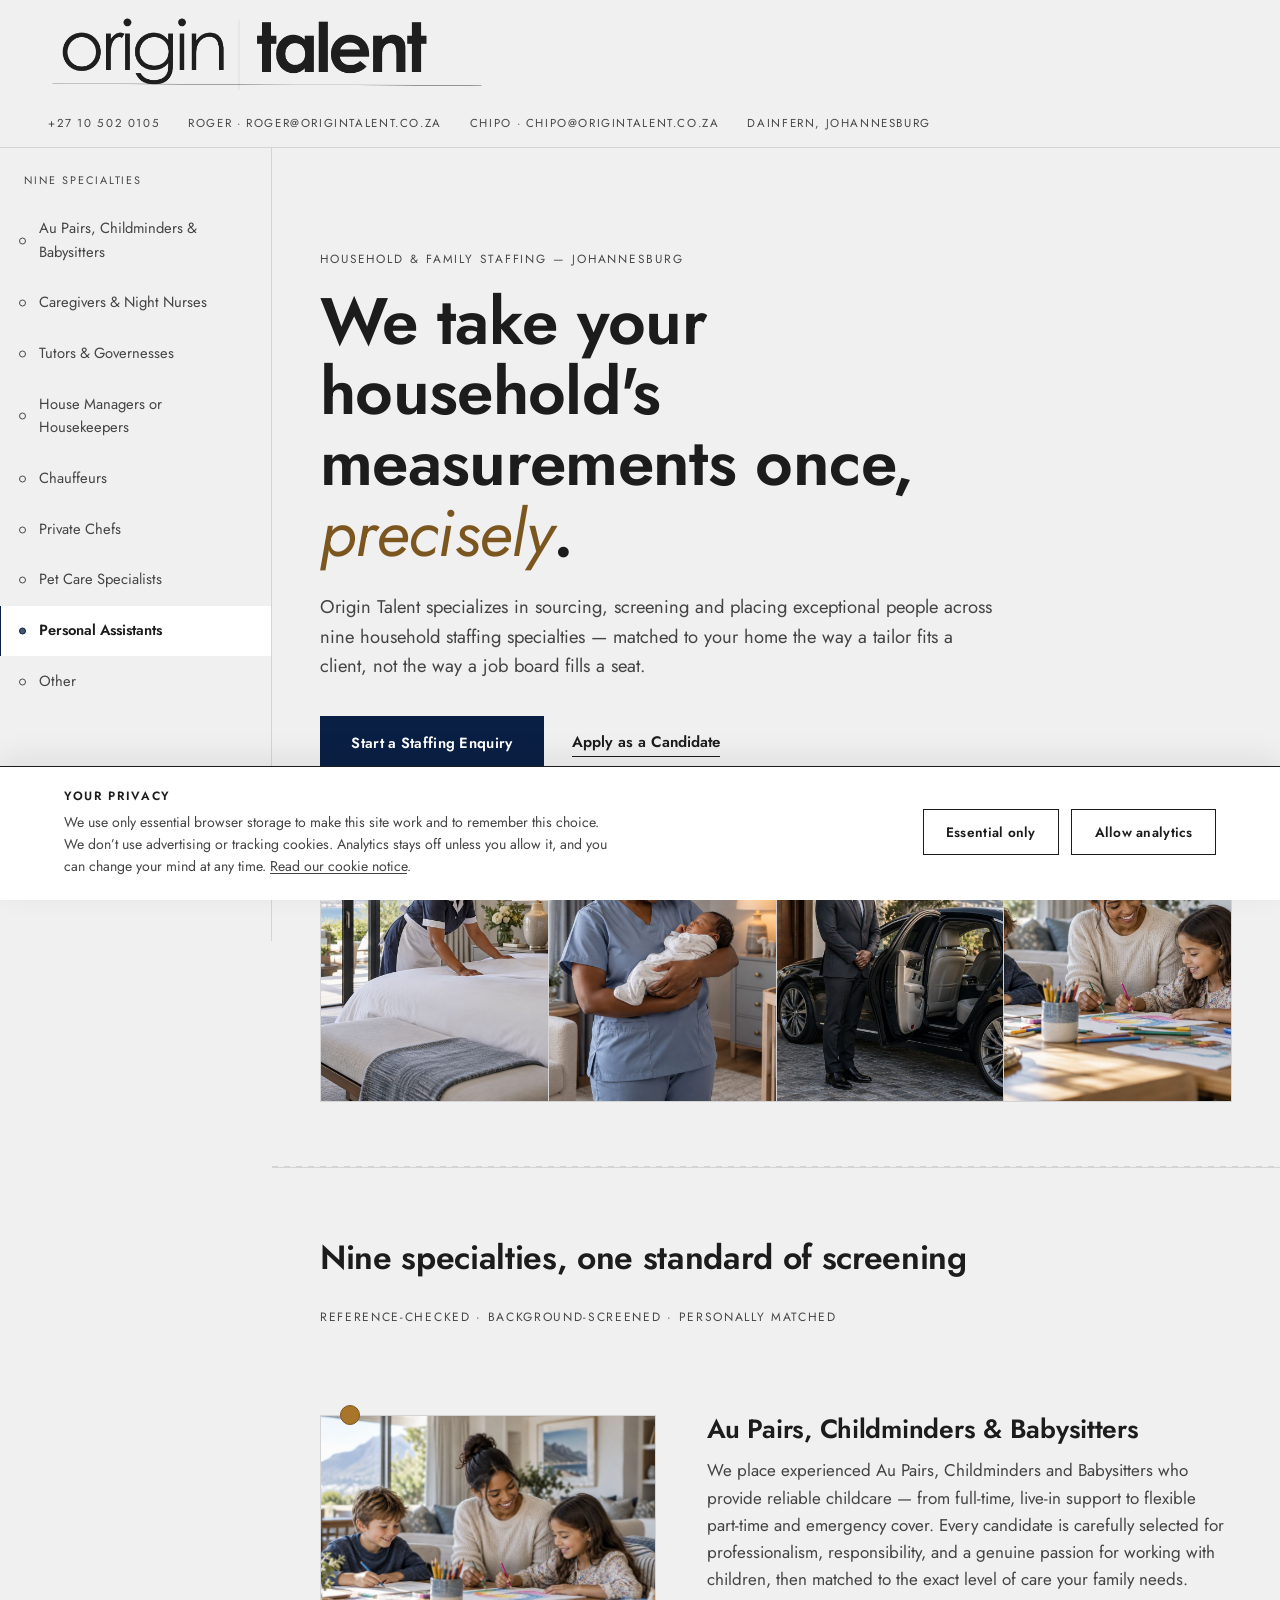
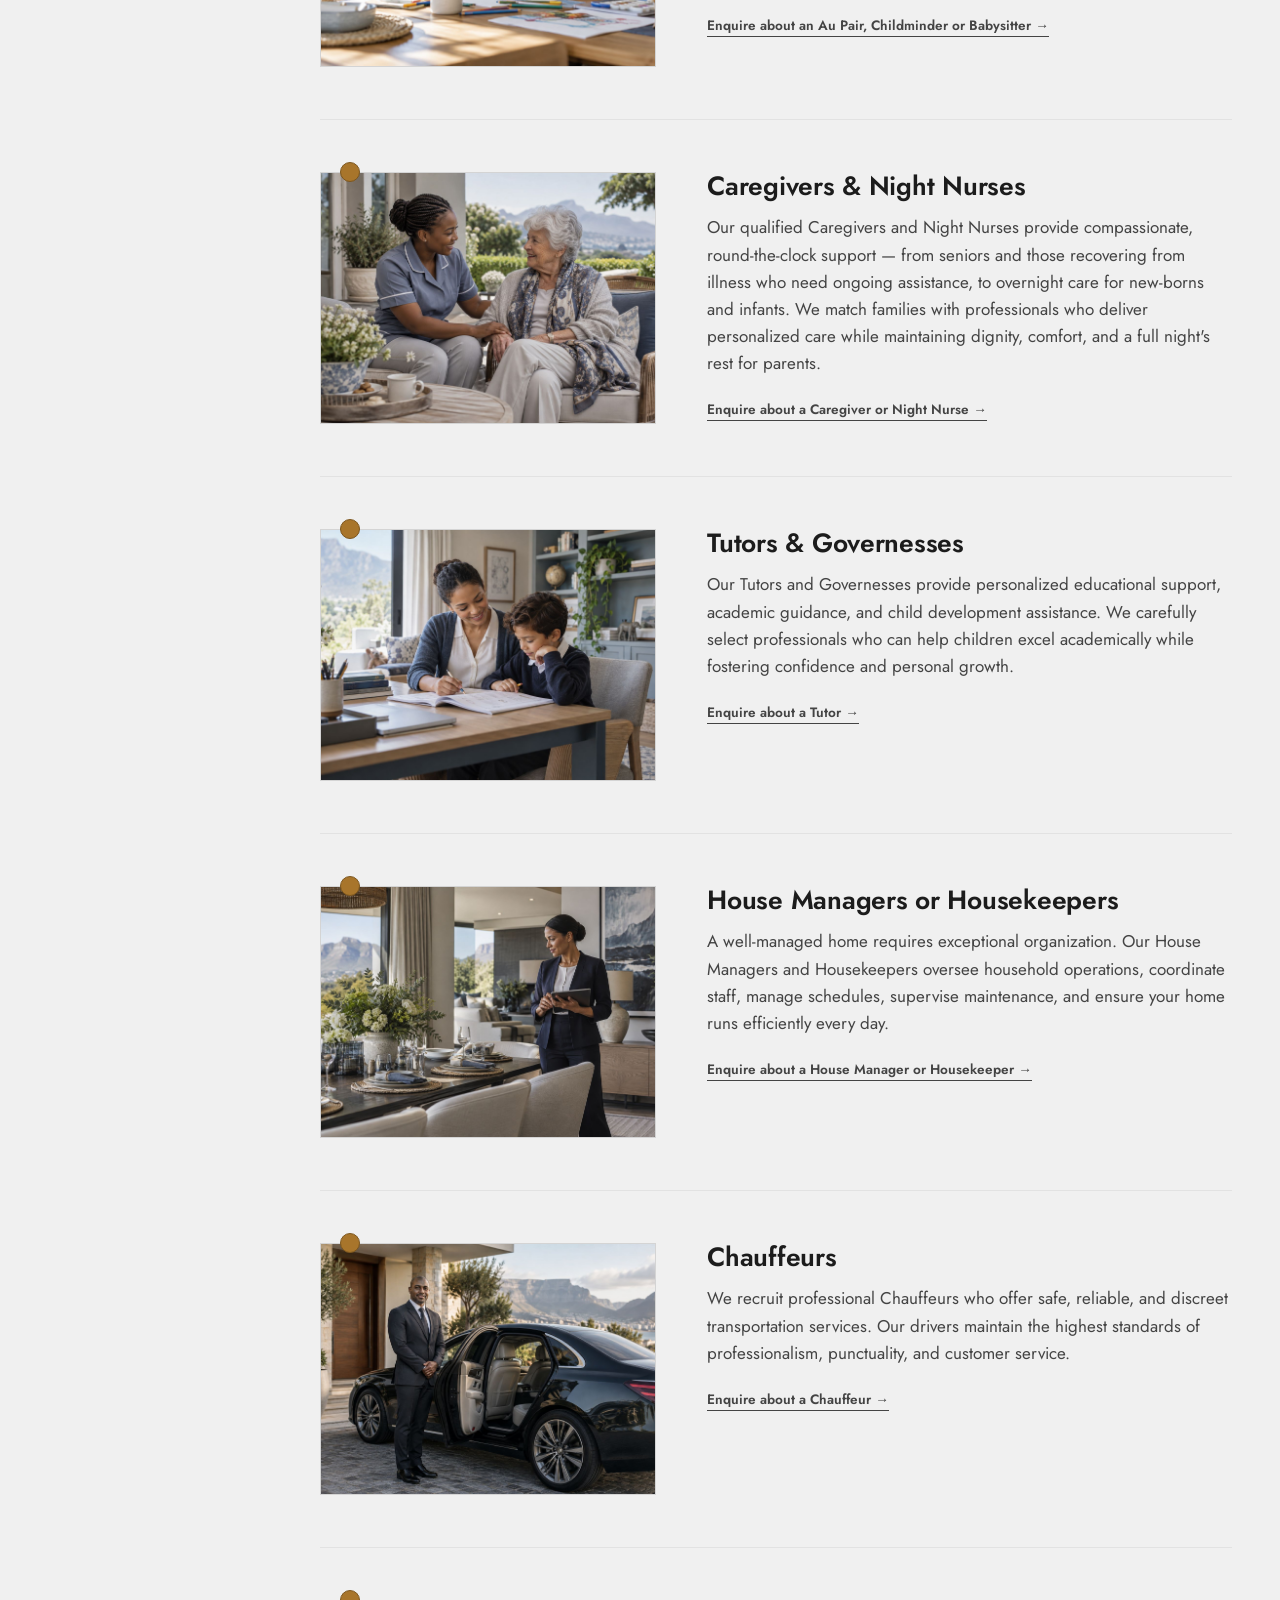
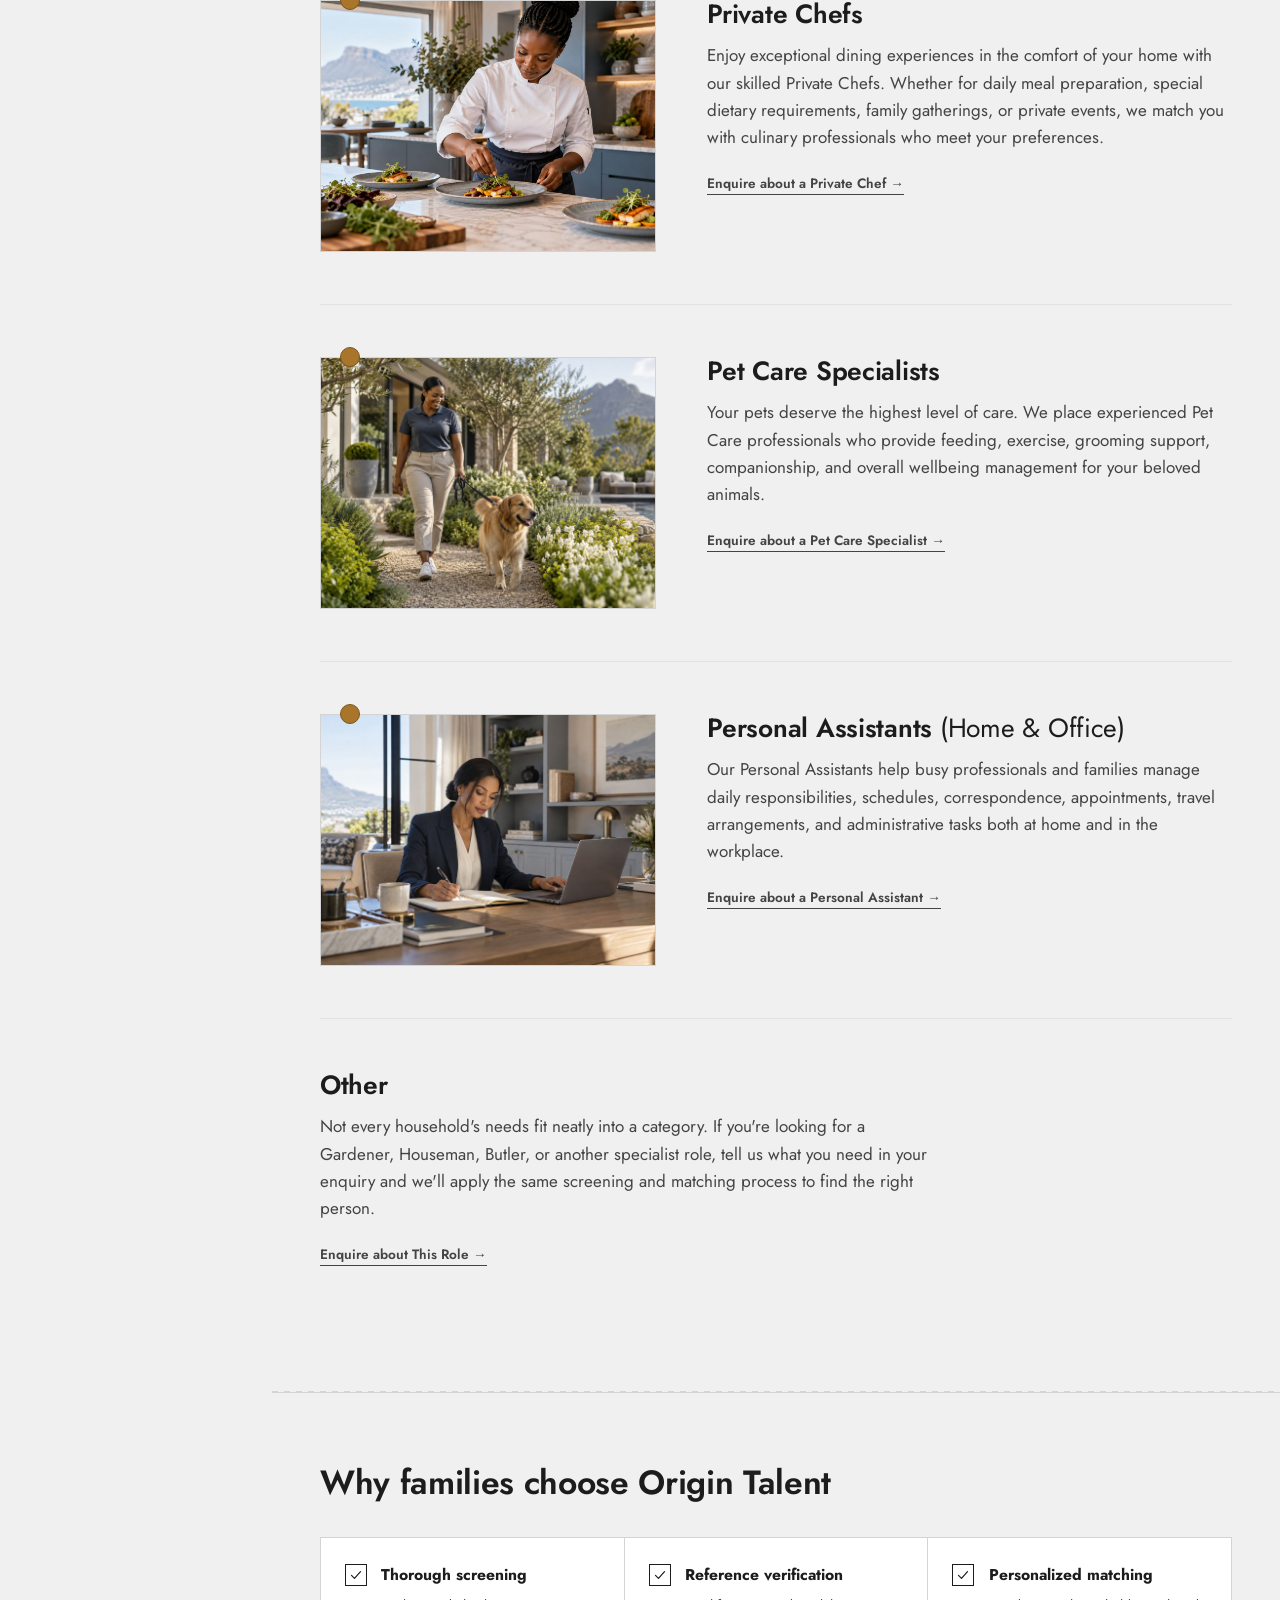
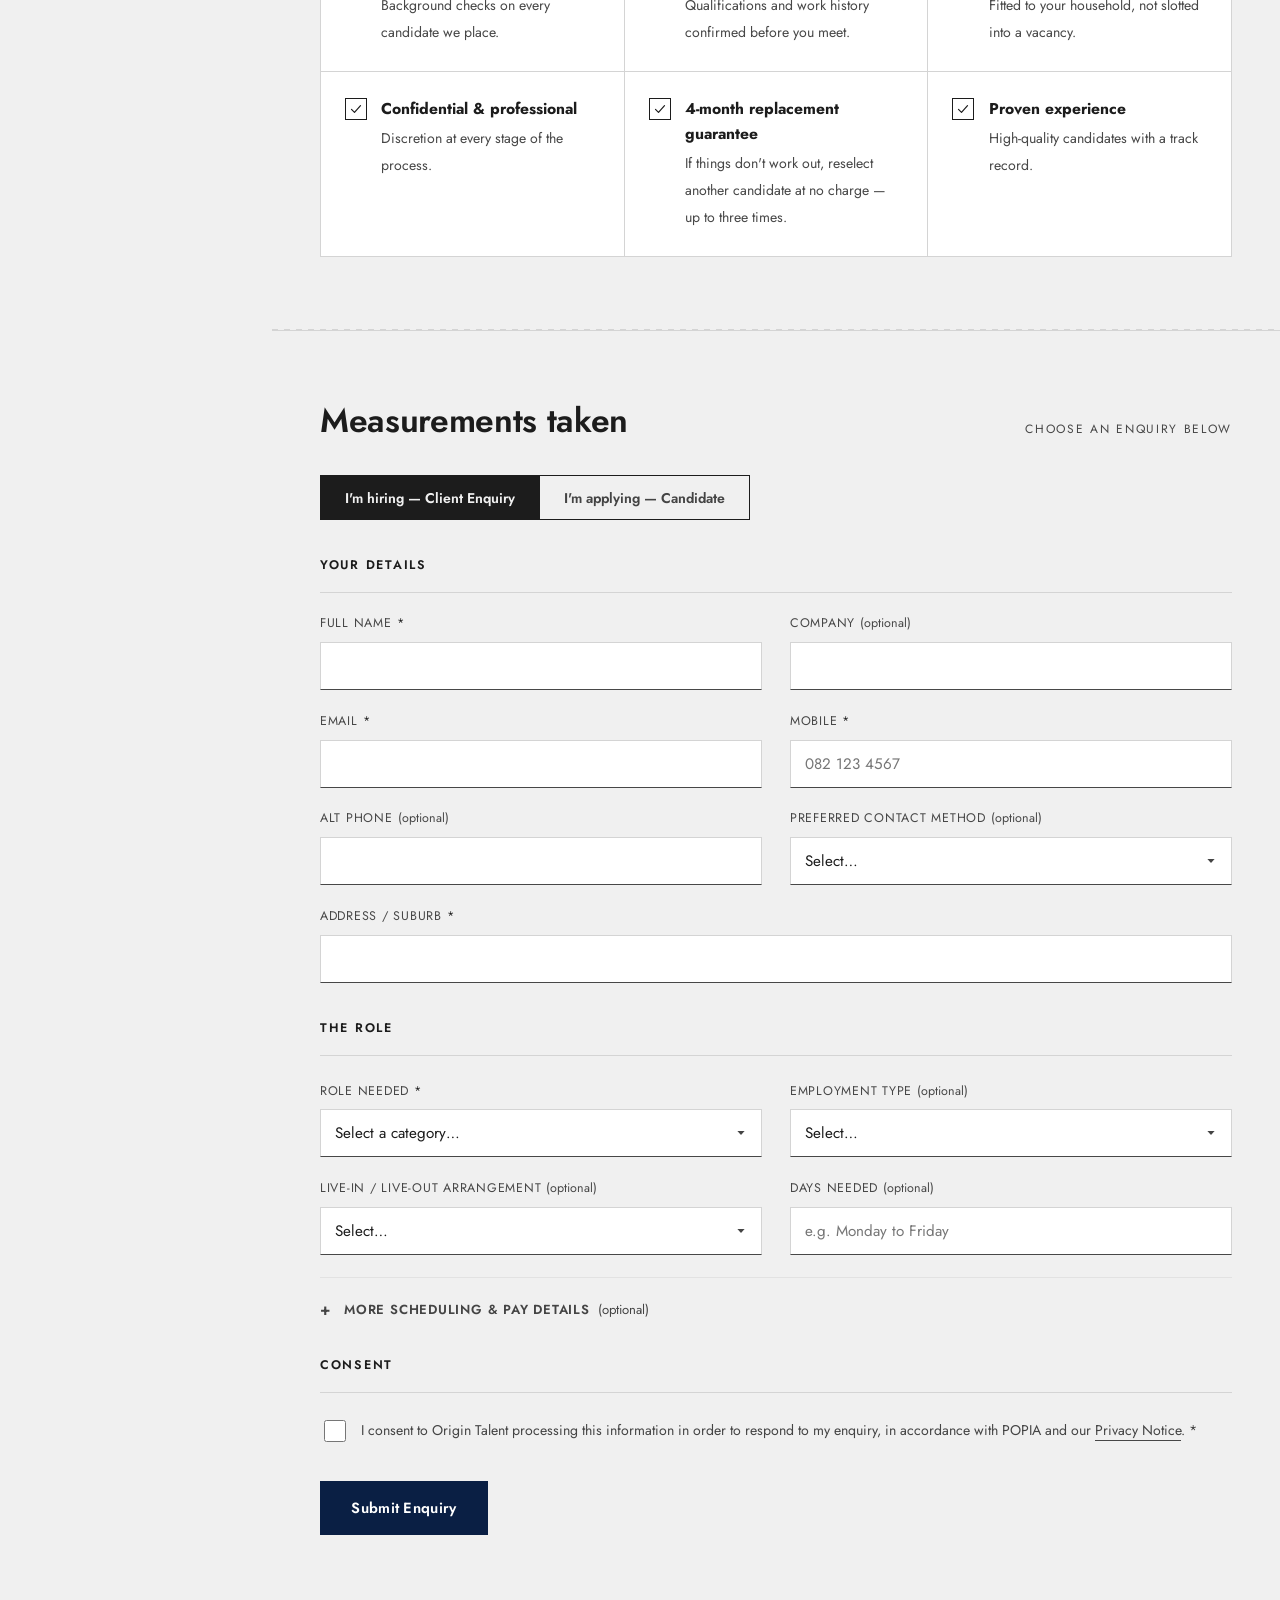
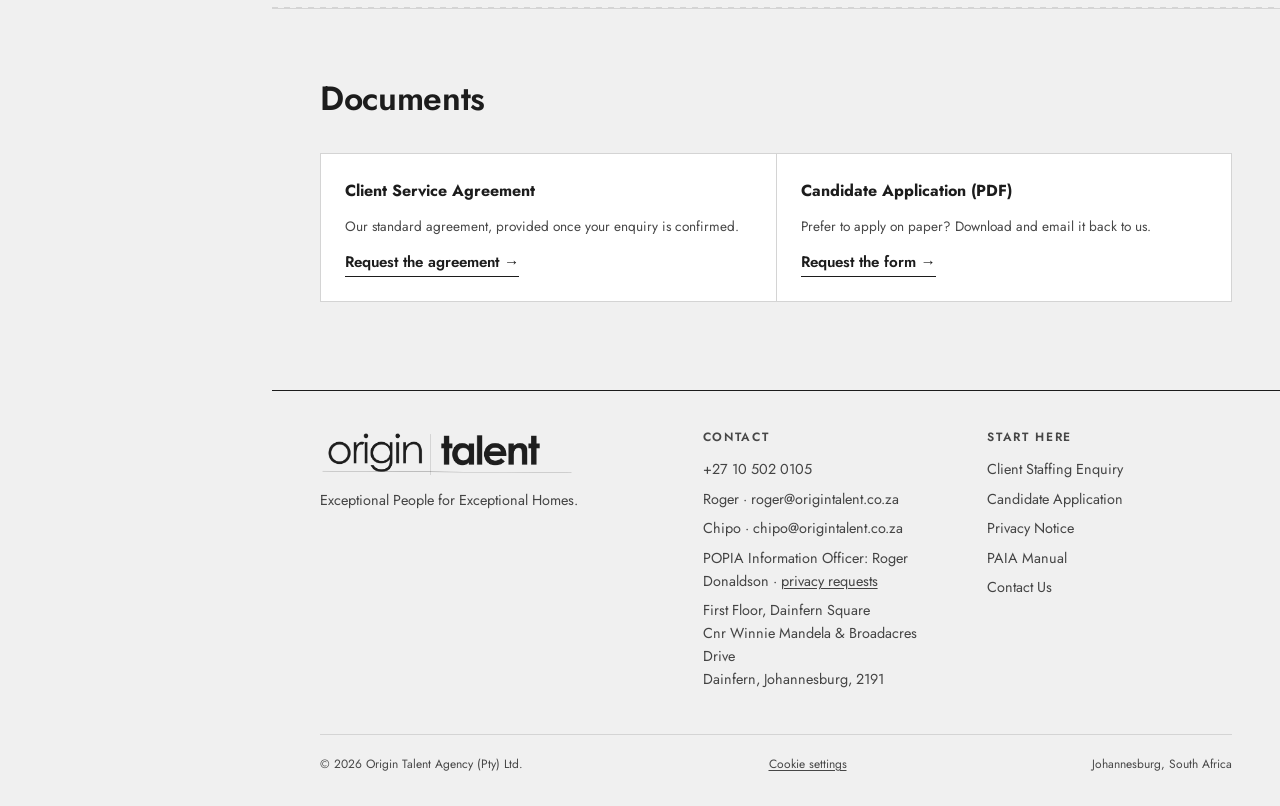
<file: index.html>
<!doctype html>
<html lang="en-ZA">
<head>
<meta charset="UTF-8" />
<meta name="viewport" content="width=device-width, initial-scale=1.0" />
<title>Origin Talent — Exceptional People for Exceptional Homes</title>
<meta name="description" content="Origin Talent sources, screens and places exceptional domestic and household staff for Johannesburg homes — au pairs, caregivers, house managers, night nurses, chauffeurs and more." />
<script>
  if (sessionStorage.getItem('ot-splash-seen')) {
    document.documentElement.classList.add('no-splash');
  } else {
    sessionStorage.setItem('ot-splash-seen', '1');
  }
</script>
<link rel="stylesheet" href="src/style.css" />
<script src="src/consent.js" defer></script>
</head>
<body>
<div class="splash" id="splash" aria-hidden="true">
  <img class="splash__logo" src="assets/brand/origin-talent-black-transparent.png" alt="" width="380" height="66" />
</div>
<!--
THESIS: Origin Talent measures a household once, precisely, and keeps a pattern
book of the professionals fitted to it — refusing the staffing-agency default
of a soft-focus stock grid pretending to be trustworthy.
OWN-WORLD: grayscale pattern-drafting paper (#f0f0f0 ground, #444/#474747 ink,
white surfaces), Century Gothic display and body (Jost fallback), a left-hand
"pattern rack" of nine category tabs, chalk-snap-line rules as section dividers,
category sections as pinned pattern pieces.
STORY: a Johannesburg household deciding whether to trust Origin Talent sees,
in one viewport, exactly which nine roles are covered, a plain thesis of what
the agency does, and one clear way to start — an enquiry, not a form.
FIRST VIEWPORT: thin masthead (wordmark left, contact right); below it a fixed
left rail of nine pattern tabs running the viewport height, and at right a
thesis headline, one line of positioning copy, a filled primary action
("Start a Staffing Enquiry"), an underlined secondary link ("Apply as a
Candidate"), and a four-photo strip of real category photography.
FORM: The Tailor's Client Book, ordered-list position 3, seed key 5886571f —
palette and type re-rendered in the pinned grayscale/Century Gothic identity
confirmed by the user after the direction round closed.
FINISH: unreviewed and undocumented is unfinished; this build ends with the
finish review, the verdict, DESIGN.md, and every shipping raster carrying its
provenance.
-->

<header class="masthead">
  <div class="wrap masthead__bar">
    <a class="masthead__logo" href="#top" aria-label="Origin Talent home">
      <img src="assets/brand/origin-talent-black-transparent.png" alt="Origin Talent" width="277" height="48" />
    </a>
    <button class="masthead__nav-toggle" type="button" aria-expanded="false" aria-controls="rack" aria-label="Toggle categories menu">
      <svg width="18" height="18" viewBox="0 0 18 18" fill="none" aria-hidden="true"><path d="M1 4h16M1 9h16M1 14h16" stroke="#444444" stroke-width="1.4"/></svg>
    </button>
    <div class="masthead__contact">
      <a href="tel:+27105020105">+27 10 502 0105</a>
      <a href="mailto:roger@origintalent.co.za">Roger · roger@origintalent.co.za</a>
      <a href="mailto:chipo@origintalent.co.za">Chipo · chipo@origintalent.co.za</a>
      <span>Dainfern, Johannesburg</span>
    </div>
  </div>
</header>

<div id="top"></div>
<div class="shell">
  <nav class="rack" id="rack" aria-label="Staffing categories">
    <div class="rack__contact">
      <a href="tel:+27105020105">+27 10 502 0105</a>
      <a href="mailto:roger@origintalent.co.za">Roger · roger@origintalent.co.za</a>
      <a href="mailto:chipo@origintalent.co.za">Chipo · chipo@origintalent.co.za</a>
      <span>Dainfern, Johannesburg</span>
    </div>
    <div class="rack__label">Nine Specialties</div>
    <ul class="rack__list">
      <li><a class="rack__tab" href="#au-pair">Au Pairs, Childminders &amp; Babysitters</a></li>
      <li><a class="rack__tab" href="#caregivers">Caregivers &amp; Night Nurses</a></li>
      <li><a class="rack__tab" href="#tutors">Tutors &amp; Governesses</a></li>
      <li><a class="rack__tab" href="#house-managers">House Managers or Housekeepers</a></li>
      <li><a class="rack__tab" href="#chauffeurs">Chauffeurs</a></li>
      <li><a class="rack__tab" href="#private-chefs">Private Chefs</a></li>
      <li><a class="rack__tab" href="#pet-care">Pet Care Specialists</a></li>
      <li><a class="rack__tab" href="#personal-assistants">Personal Assistants</a></li>
      <li><a class="rack__tab" href="#other">Other</a></li>
    </ul>
  </nav>

  <div class="content">
    <section class="hero wrap">
      <p class="hero__eyebrow">Household &amp; Family Staffing — Johannesburg</p>
      <h1 class="hero__title">We take your household's measurements once, <em>precisely</em>.</h1>
      <p class="hero__lede">Origin Talent specializes in sourcing, screening and placing exceptional people across nine household staffing specialties — matched to your home the way a tailor fits a client, not the way a job board fills a seat.</p>
      <div class="hero__actions">
        <a class="btn btn-primary" href="#enquire">Start a Staffing Enquiry</a>
        <a class="link-cta" href="#apply">Apply as a Candidate</a>
      </div>
      <div class="hero__strip">
        <img style="--focus: 42% 50%" src="assets/photography/site/housekeeper-making-bed.jpg" alt="A housekeeper in uniform making a bed in a bright main bedroom" width="1536" height="1024" loading="lazy" />
        <img style="--focus: 40% 50%" src="assets/photography/site/night-nurse-newborn-nursery.jpg" alt="A night nurse holding a sleeping newborn in a nursery" width="1536" height="1024" loading="lazy" />
        <img style="--focus: 30% 50%" src="assets/photography/site/chauffeur-luxury-car.jpg" alt="A chauffeur in a dark suit standing beside a black sedan with the door open" width="1536" height="1024" loading="lazy" />
        <img style="--focus: 55% 50%" src="assets/photography/site/au-pair-nanny-children-drawing.jpg" alt="An au pair drawing with two children at the family table" width="1536" height="1024" loading="lazy" />
      </div>
    </section>

    <hr class="snapline" />

    <section class="section wrap" aria-label="Staffing categories">
      <div class="section__head">
        <h2 class="section__title">Nine specialties, one standard of screening</h2>
        <span class="section__meta">Reference-checked &middot; background-screened &middot; personally matched</span>
      </div>

      <article class="category" id="au-pair">
        <div class="category__figure"><span class="category__tag" aria-hidden="true"></span><img src="assets/photography/site/au-pair-nanny-children-drawing.jpg" alt="An au pair drawing and colouring with two young children at the family table" width="1536" height="1024" loading="lazy" /></div>
        <div class="category__body">
          <h3 class="category__name">Au Pairs, Childminders &amp; Babysitters</h3>
          <p class="category__desc">We place experienced Au Pairs, Childminders and Babysitters who provide reliable childcare — from full-time, live-in support to flexible part-time and emergency cover. Every candidate is carefully selected for professionalism, responsibility, and a genuine passion for working with children, then matched to the exact level of care your family needs.</p>
          <a class="category__link" href="#enquire">Enquire about an Au Pair, Childminder or Babysitter &rarr;</a>
        </div>
      </article>

      <article class="category" id="caregivers">
        <div class="category__figure"><span class="category__tag" aria-hidden="true"></span><img src="assets/photography/site/caregiver-elderly-client-patio.jpg" alt="A caregiver sitting with an elderly woman on a garden patio, both smiling" width="1536" height="1024" loading="lazy" /></div>
        <div class="category__body">
          <h3 class="category__name">Caregivers &amp; Night Nurses</h3>
          <p class="category__desc">Our qualified Caregivers and Night Nurses provide compassionate, round-the-clock support — from seniors and those recovering from illness who need ongoing assistance, to overnight care for new-borns and infants. We match families with professionals who deliver personalized care while maintaining dignity, comfort, and a full night's rest for parents.</p>
          <a class="category__link" href="#enquire">Enquire about a Caregiver or Night Nurse &rarr;</a>
        </div>
      </article>

      <article class="category" id="tutors">
        <div class="category__figure"><span class="category__tag" aria-hidden="true"></span><img src="assets/photography/site/tutor-governess-homework.jpg" alt="A tutor helping a young boy in school uniform with his workbook" width="1536" height="1024" loading="lazy" /></div>
        <div class="category__body">
          <h3 class="category__name">Tutors &amp; Governesses</h3>
          <p class="category__desc">Our Tutors and Governesses provide personalized educational support, academic guidance, and child development assistance. We carefully select professionals who can help children excel academically while fostering confidence and personal growth.</p>
          <a class="category__link" href="#enquire">Enquire about a Tutor &rarr;</a>
        </div>
      </article>

      <article class="category" id="house-managers">
        <div class="category__figure"><span class="category__tag" aria-hidden="true"></span><img src="assets/photography/site/house-manager-dining-room.jpg" alt="A house manager with a tablet checking a formal dining table setting" width="1536" height="1024" loading="lazy" /></div>
        <div class="category__body">
          <h3 class="category__name">House Managers or Housekeepers</h3>
          <p class="category__desc">A well-managed home requires exceptional organization. Our House Managers and Housekeepers oversee household operations, coordinate staff, manage schedules, supervise maintenance, and ensure your home runs efficiently every day.</p>
          <a class="category__link" href="#enquire">Enquire about a House Manager or Housekeeper &rarr;</a>
        </div>
      </article>

      <article class="category" id="chauffeurs">
        <div class="category__figure"><span class="category__tag" aria-hidden="true"></span><img src="assets/photography/site/chauffeur-luxury-car.jpg" alt="A professional chauffeur waiting beside a black sedan outside a family home" width="1536" height="1024" loading="lazy" /></div>
        <div class="category__body">
          <h3 class="category__name">Chauffeurs</h3>
          <p class="category__desc">We recruit professional Chauffeurs who offer safe, reliable, and discreet transportation services. Our drivers maintain the highest standards of professionalism, punctuality, and customer service.</p>
          <a class="category__link" href="#enquire">Enquire about a Chauffeur &rarr;</a>
        </div>
      </article>

      <article class="category" id="private-chefs">
        <div class="category__figure"><span class="category__tag" aria-hidden="true"></span><img src="assets/photography/site/private-chef-plating.jpg" alt="A private chef plating fish dishes in a home kitchen" width="1600" height="900" loading="lazy" /></div>
        <div class="category__body">
          <h3 class="category__name">Private Chefs</h3>
          <p class="category__desc">Enjoy exceptional dining experiences in the comfort of your home with our skilled Private Chefs. Whether for daily meal preparation, special dietary requirements, family gatherings, or private events, we match you with culinary professionals who meet your preferences.</p>
          <a class="category__link" href="#enquire">Enquire about a Private Chef &rarr;</a>
        </div>
      </article>

      <article class="category" id="pet-care">
        <div class="category__figure"><span class="category__tag" aria-hidden="true"></span><img src="assets/photography/site/pet-care-specialist-dog-walk.jpg" alt="A pet care specialist walking a golden retriever through a garden" width="1536" height="1024" loading="lazy" /></div>
        <div class="category__body">
          <h3 class="category__name">Pet Care Specialists</h3>
          <p class="category__desc">Your pets deserve the highest level of care. We place experienced Pet Care professionals who provide feeding, exercise, grooming support, companionship, and overall wellbeing management for your beloved animals.</p>
          <a class="category__link" href="#enquire">Enquire about a Pet Care Specialist &rarr;</a>
        </div>
      </article>

      <article class="category" id="personal-assistants">
        <div class="category__figure"><span class="category__tag" aria-hidden="true"></span><img src="assets/photography/site/personal-assistant-home-office.jpg" alt="A personal assistant taking notes at a laptop in a home office" width="1536" height="1024" loading="lazy" /></div>
        <div class="category__body">
          <h3 class="category__name">Personal Assistants <span class="category__qualifier">(Home &amp; Office)</span></h3>
          <p class="category__desc">Our Personal Assistants help busy professionals and families manage daily responsibilities, schedules, correspondence, appointments, travel arrangements, and administrative tasks both at home and in the workplace.</p>
          <a class="category__link" href="#enquire">Enquire about a Personal Assistant &rarr;</a>
        </div>
      </article>

      <article class="category category--text" id="other">
        <div class="category__body">
          <h3 class="category__name">Other</h3>
          <p class="category__desc">Not every household's needs fit neatly into a category. If you're looking for a Gardener, Houseman, Butler, or another specialist role, tell us what you need in your enquiry and we'll apply the same screening and matching process to find the right person.</p>
          <a class="category__link" href="#enquire">Enquire about This Role &rarr;</a>
        </div>
      </article>
    </section>

    <hr class="snapline" />

    <section class="section wrap">
      <div class="section__head">
        <h2 class="section__title">Why families choose Origin Talent</h2>
      </div>
      <div class="checklist">
        <div class="checklist__item">
          <span class="checklist__mark"><svg viewBox="0 0 16 16" fill="none"><path d="M2 8.5l4 4 8-9" stroke="#1c1c1c" stroke-width="1.6" stroke-linecap="round" stroke-linejoin="round"/></svg></span>
          <div class="checklist__text"><strong>Thorough screening</strong><span>Background checks on every candidate we place.</span></div>
        </div>
        <div class="checklist__item">
          <span class="checklist__mark"><svg viewBox="0 0 16 16" fill="none"><path d="M2 8.5l4 4 8-9" stroke="#1c1c1c" stroke-width="1.6" stroke-linecap="round" stroke-linejoin="round"/></svg></span>
          <div class="checklist__text"><strong>Reference verification</strong><span>Qualifications and work history confirmed before you meet.</span></div>
        </div>
        <div class="checklist__item">
          <span class="checklist__mark"><svg viewBox="0 0 16 16" fill="none"><path d="M2 8.5l4 4 8-9" stroke="#1c1c1c" stroke-width="1.6" stroke-linecap="round" stroke-linejoin="round"/></svg></span>
          <div class="checklist__text"><strong>Personalized matching</strong><span>Fitted to your household, not slotted into a vacancy.</span></div>
        </div>
        <div class="checklist__item">
          <span class="checklist__mark"><svg viewBox="0 0 16 16" fill="none"><path d="M2 8.5l4 4 8-9" stroke="#1c1c1c" stroke-width="1.6" stroke-linecap="round" stroke-linejoin="round"/></svg></span>
          <div class="checklist__text"><strong>Confidential &amp; professional</strong><span>Discretion at every stage of the process.</span></div>
        </div>
        <div class="checklist__item">
          <span class="checklist__mark"><svg viewBox="0 0 16 16" fill="none"><path d="M2 8.5l4 4 8-9" stroke="#1c1c1c" stroke-width="1.6" stroke-linecap="round" stroke-linejoin="round"/></svg></span>
          <div class="checklist__text"><strong>4-month replacement guarantee</strong><span>If things don't work out, reselect another candidate at no charge — up to three times.</span></div>
        </div>
        <div class="checklist__item">
          <span class="checklist__mark"><svg viewBox="0 0 16 16" fill="none"><path d="M2 8.5l4 4 8-9" stroke="#1c1c1c" stroke-width="1.6" stroke-linecap="round" stroke-linejoin="round"/></svg></span>
          <div class="checklist__text"><strong>Proven experience</strong><span>High-quality candidates with a track record.</span></div>
        </div>
      </div>
    </section>

    <hr class="snapline" />

    <section class="section wrap forms" id="forms">
      <div class="section__head">
        <h2 class="section__title">Measurements taken</h2>
        <span class="section__meta">Choose an enquiry below</span>
      </div>

      <div class="form-tabs" role="tablist" aria-label="Choose a form">
        <button class="form-tab is-active" type="button" data-target="enquire" role="tab" aria-selected="true" tabindex="0">I'm hiring &mdash; Client Enquiry</button>
        <button class="form-tab" type="button" data-target="apply" role="tab" aria-selected="false" tabindex="-1">I'm applying &mdash; Candidate</button>
      </div>

      <div class="form-panel is-active" id="enquire">
        <form id="client-form" novalidate>
          <fieldset class="field-group">
            <legend class="field-group__title">Your Details</legend>
            <div class="field-grid">
              <div class="field"><label for="c-name">Full Name <span class="req">*</span></label><input id="c-name" name="Full Name" type="text" required /></div>
              <div class="field"><label for="c-company">Company <span class="opt">(optional)</span></label><input id="c-company" name="Company" type="text" /></div>
              <div class="field"><label for="c-email">Email <span class="req">*</span></label><input id="c-email" name="Email" type="email" required /></div>
              <div class="field"><label for="c-mobile">Mobile <span class="req">*</span></label><input id="c-mobile" name="Mobile" type="tel" inputmode="tel" pattern="^[0-9+\(\)\- ]{7,15}$" placeholder="082 123 4567" required /></div>
              <div class="field"><label for="c-alt">Alt Phone <span class="opt">(optional)</span></label><input id="c-alt" name="Alt Phone" type="tel" inputmode="tel" pattern="^[0-9+\(\)\- ]{7,15}$" /></div>
              <div class="field">
                <label for="c-contact">Preferred Contact Method <span class="opt">(optional)</span></label>
                <select id="c-contact" name="Preferred Contact Method">
                  <option value="">Select&hellip;</option>
                  <option>Phone Call</option>
                  <option>WhatsApp</option>
                  <option>Email</option>
                </select>
              </div>
              <div class="field field--full"><label for="c-address">Address / Suburb <span class="req">*</span></label><input id="c-address" name="Address" type="text" required /></div>
            </div>
          </fieldset>

          <fieldset class="field-group">
            <legend class="field-group__title">The Role</legend>
            <div class="field-grid">
              <div class="field">
                <label for="c-role">Role Needed <span class="req">*</span></label>
                <select id="c-role" name="Role Needed" required>
                  <option value="">Select a category&hellip;</option>
                  <option>Au Pairs, Childminders &amp; Babysitters</option><option>Caregivers &amp; Night Nurses</option>
                  <option>Tutors &amp; Governesses</option><option>House Managers or Housekeepers</option>
                  <option>Chauffeurs</option><option>Private Chefs</option>
                  <option>Pet Care Specialists</option><option>Personal Assistants</option>
                  <option>Other</option>
                </select>
              </div>
              <div class="field">
                <label for="c-employment">Employment Type <span class="opt">(optional)</span></label>
                <select id="c-employment" name="Employment Type">
                  <option value="">Select&hellip;</option>
                  <option>Full-time</option><option>Part-time</option><option>Once-off / Temporary</option>
                </select>
              </div>
              <div class="field">
                <label for="c-arrangement">Live-in / Live-out Arrangement <span class="opt">(optional)</span></label>
                <select id="c-arrangement" name="Live-in / Live-out Arrangement">
                  <option value="">Select&hellip;</option>
                  <option>Live-in</option><option>Live-out</option><option>Either</option>
                </select>
              </div>
              <div class="field"><label for="c-days">Days Needed <span class="opt">(optional)</span></label><input id="c-days" name="Days Needed" type="text" placeholder="e.g. Monday to Friday" /></div>
            </div>
            <details class="field-disclosure">
              <summary>More scheduling &amp; pay details <span class="opt">(optional)</span></summary>
              <div class="field-grid">
                <div class="field"><label for="c-hours">Hours</label><input id="c-hours" name="Hours" type="text" placeholder="e.g. Mon–Fri, 7am–5pm" /></div>
                <div class="field">
                  <label for="c-urgency">Urgency</label>
                  <select id="c-urgency" name="Urgency">
                    <option value="">Select&hellip;</option>
                    <option>Immediate</option><option>Within 2 weeks</option><option>Within a month</option><option>Just exploring</option>
                  </select>
                </div>
                <div class="field"><label for="c-salary">Salary Range</label><input id="c-salary" name="Salary" type="text" placeholder="e.g. R8,000 – R10,000 / month" /></div>
                <div class="field">
                  <label for="c-driving">Driving Required</label>
                  <select id="c-driving" name="Driving Required">
                    <option value="">Select&hellip;</option>
                    <option>Yes</option><option>No</option>
                  </select>
                </div>
                <div class="field"><label for="c-languages">Languages Preferred</label><input id="c-languages" name="Languages" type="text" /></div>
                <div class="field field--full"><label for="c-duties">Duties</label><textarea id="c-duties" name="Duties" placeholder="Describe the day-to-day duties this role should cover"></textarea></div>
                <div class="field field--full"><label for="c-notes">Additional Notes</label><textarea id="c-notes" name="Notes"></textarea></div>
              </div>
            </details>
          </fieldset>

          <fieldset class="field-group">
            <legend class="field-group__title">Consent</legend>
            <div class="field-check">
              <input id="c-popia" name="POPIA Consent" type="checkbox" value="Consented" required />
              <label for="c-popia" class="field-check__label">I consent to Origin Talent processing this information in order to respond to my enquiry, in accordance with POPIA and our <a href="privacy.html" target="_blank" rel="noopener">Privacy Notice</a>. <span class="req">*</span></label>
            </div>
          </fieldset>

          <div class="form-actions">
            <button class="btn btn-primary" type="submit">Submit Enquiry</button>
            <span class="form-status" role="status" aria-live="polite"></span>
          </div>
        </form>
      </div>

      <div class="form-panel" id="apply">
        <form id="candidate-form" novalidate>
          <fieldset class="field-group">
            <legend class="field-group__title">Before You Start</legend>
            <p class="field-group__note">We'll ask for your ID number and next of kin below, for reference and background screening only — here's how we handle it, before you type anything in.</p>
            <div class="field-check">
              <input id="a-popia" name="POPIA Consent" type="checkbox" value="Consented" required />
              <label for="a-popia" class="field-check__label">I consent to Origin Talent processing this information in accordance with POPIA and our <a href="privacy.html" target="_blank" rel="noopener">Privacy Notice</a>. <span class="req">*</span></label>
            </div>
            <div class="field-check">
              <input id="a-screening" name="Screening Consent" type="checkbox" value="Consented" required />
              <label for="a-screening" class="field-check__label">I consent to reference checks, background screening and verification of the information provided. <span class="req">*</span></label>
            </div>
          </fieldset>

          <fieldset class="field-group" id="candidate-sensitive-group">
            <legend class="field-group__title">Your Details</legend>
            <p class="field-group__gate-hint" id="candidate-gate-hint">Confirm both boxes above to unlock this section.</p>
            <div class="field-grid">
              <div class="field"><label for="a-name">Full Name <span class="req">*</span></label><input id="a-name" name="Full Name" type="text" required /></div>
              <div class="field"><label for="a-dob">Date of Birth <span class="req">*</span></label><input id="a-dob" name="Date of Birth" type="date" required /></div>
              <div class="field"><label for="a-id">ID Number <span class="req">*</span></label><input id="a-id" name="ID Number" type="text" inputmode="numeric" pattern="\d{13}" maxlength="13" placeholder="13-digit SA ID number" required /></div>
              <div class="field"><label for="a-mobile">Mobile <span class="req">*</span></label><input id="a-mobile" name="Mobile" type="tel" inputmode="tel" pattern="^[0-9+\(\)\- ]{7,15}$" placeholder="082 123 4567" required /></div>
              <div class="field"><label for="a-email">Email <span class="req">*</span></label><input id="a-email" name="Email" type="email" required /></div>
              <div class="field field--full"><label for="a-address">Address <span class="req">*</span></label><input id="a-address" name="Address" type="text" required /></div>
            </div>
            <details class="field-disclosure">
              <summary>Nationality &amp; next of kin <span class="opt">(optional)</span></summary>
              <div class="field-grid">
                <div class="field"><label for="a-nationality">Nationality</label><input id="a-nationality" name="Nationality" type="text" /></div>
                <div class="field"><label for="a-province">Province</label><input id="a-province" name="Province" type="text" value="Gauteng" /></div>
                <div class="field"><label for="a-kin-name">Next of Kin Name</label><input id="a-kin-name" name="Next of Kin Name" type="text" /></div>
                <div class="field"><label for="a-kin-number">Next of Kin Number</label><input id="a-kin-number" name="Next of Kin Number" type="tel" inputmode="tel" pattern="^[0-9+\(\)\- ]{7,15}$" /></div>
              </div>
            </details>
          </fieldset>

          <fieldset class="field-group">
            <legend class="field-group__title">The Role</legend>
            <div class="field-grid">
              <div class="field">
                <label for="a-role">Role Applying For <span class="req">*</span></label>
                <select id="a-role" name="Role Applying For" required>
                  <option value="">Select a category&hellip;</option>
                  <option>Au Pairs, Childminders &amp; Babysitters</option><option>Caregivers &amp; Night Nurses</option>
                  <option>Tutors &amp; Governesses</option><option>House Managers or Housekeepers</option>
                  <option>Chauffeurs</option><option>Private Chefs</option>
                  <option>Pet Care Specialists</option><option>Personal Assistants</option>
                  <option>Other</option>
                </select>
              </div>
              <div class="field">
                <label for="a-position">Position Type <span class="opt">(optional)</span></label>
                <select id="a-position" name="Position Type">
                  <option value="">Select&hellip;</option>
                  <option>Full-time</option><option>Part-time</option><option>Once-off / Temporary</option>
                </select>
              </div>
              <div class="field"><label for="a-availability">Availability <span class="opt">(optional)</span></label><input id="a-availability" name="Availability" type="text" placeholder="e.g. Immediately, weekdays only" /></div>
            </div>
            <details class="field-disclosure">
              <summary>Skills &amp; logistics <span class="opt">(optional)</span></summary>
              <div class="field-grid">
                <div class="field">
                  <label for="a-licence">Driver's Licence</label>
                  <select id="a-licence" name="Driver's Licence">
                    <option value="">Select&hellip;</option>
                    <option>Yes — Code 08</option><option>Yes — Code 10/14</option><option>No</option>
                  </select>
                </div>
                <div class="field">
                  <label for="a-transport">Own Transport</label>
                  <select id="a-transport" name="Own Transport">
                    <option value="">Select&hellip;</option>
                    <option>Yes</option><option>No</option>
                  </select>
                </div>
                <div class="field"><label for="a-languages">Languages</label><input id="a-languages" name="Languages" type="text" /></div>
                <div class="field">
                  <label for="a-legal">Legal Right to Work in South Africa</label>
                  <select id="a-legal" name="Legal Right to Work">
                    <option value="">Select&hellip;</option>
                    <option>Yes</option><option>No</option>
                  </select>
                </div>
                <div class="field">
                  <label for="a-able">Able to Perform Physical Duties</label>
                  <select id="a-able" name="Able to Perform Duties">
                    <option value="">Select&hellip;</option>
                    <option>Yes</option><option>No</option>
                  </select>
                </div>
                <div class="field field--full"><label for="a-skills">Skills</label><textarea id="a-skills" name="Skills"></textarea></div>
                <div class="field field--full"><label for="a-quals">Qualifications</label><textarea id="a-quals" name="Qualifications"></textarea></div>
              </div>
            </details>
          </fieldset>

          <fieldset class="field-group">
            <legend class="field-group__title">Declaration</legend>
            <div class="field-check">
              <input id="a-declare" name="Declaration" type="checkbox" value="Declared" required />
              <label for="a-declare" class="field-check__label">I declare that the information provided in this application is true and correct. <span class="req">*</span></label>
            </div>
          </fieldset>

          <div class="form-actions">
            <button class="btn btn-primary" type="submit">Submit Application</button>
            <span class="form-status" role="status" aria-live="polite"></span>
          </div>
        </form>
      </div>
    </section>

    <hr class="snapline" />

    <section class="section wrap">
      <div class="section__head">
        <h2 class="section__title">Documents</h2>
      </div>
      <div class="downloads">
        <div class="download-card">
          <strong>Client Service Agreement</strong>
          <span>Our standard agreement, provided once your enquiry is confirmed.</span>
          <a class="link-cta" href="#enquire">Request the agreement &rarr;</a>
        </div>
        <div class="download-card">
          <strong>Candidate Application (PDF)</strong>
          <span>Prefer to apply on paper? Download and email it back to us.</span>
          <a class="link-cta" href="mailto:roger@origintalent.co.za?subject=Candidate%20Application%20Request">Request the form &rarr;</a>
        </div>
      </div>
    </section>

    <footer class="site-footer wrap">
      <div class="footer-grid">
        <div>
          <img class="footer-logo" src="assets/brand/origin-talent-black-transparent.png" alt="Origin Talent" width="299" height="52" />
          <p>Exceptional People for Exceptional Homes.</p>
        </div>
        <div>
          <h4>Contact</h4>
          <a href="tel:+27105020105">+27 10 502 0105</a>
          <a href="mailto:roger@origintalent.co.za">Roger · roger@origintalent.co.za</a>
          <a href="mailto:chipo@origintalent.co.za">Chipo · chipo@origintalent.co.za</a>
          <p class="footer-io">POPIA Information Officer: Roger Donaldson &middot; <a href="privacy.html#who-we-are">privacy requests</a></p>
          <p>First Floor, Dainfern Square<br />Cnr Winnie Mandela &amp; Broadacres Drive<br />Dainfern, Johannesburg, 2191</p>
        </div>
        <div>
          <h4>Start Here</h4>
          <a href="#enquire">Client Staffing Enquiry</a>
          <a href="#apply">Candidate Application</a>
          <a href="privacy.html">Privacy Notice</a>
          <a href="paia-manual.html">PAIA Manual</a>
          <a href="contact.html">Contact Us</a>
        </div>
      </div>
      <div class="footer-bottom">
        <span>&copy; 2026 Origin Talent Agency (Pty) Ltd.</span>
        <button type="button" class="footer-consent" data-open-consent>Cookie settings</button>
        <span>Johannesburg, South Africa</span>
      </div>
    </footer>
  </div>
</div>

<script type="module" src="src/main.js"></script>
</body>
</html>
</file>
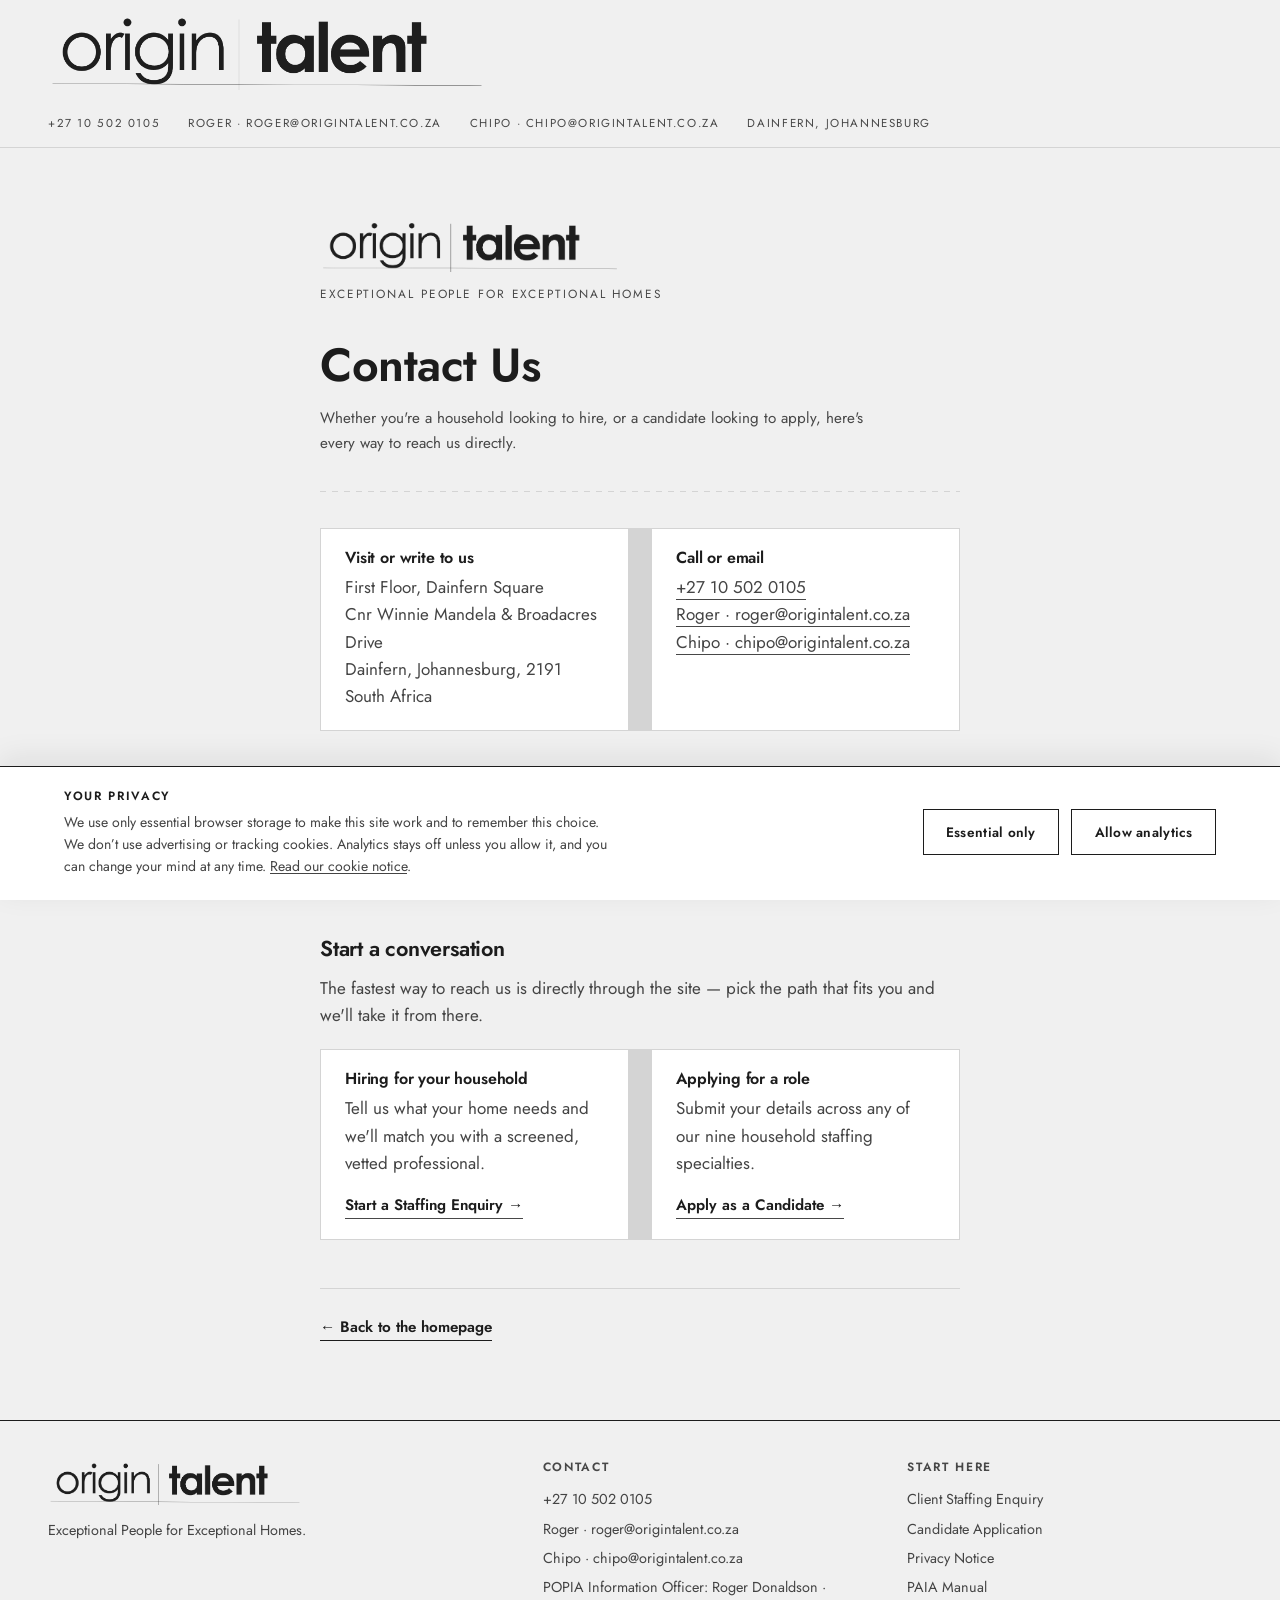
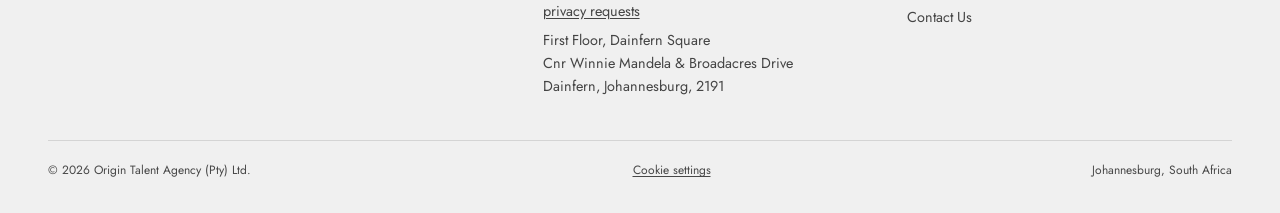
<file: contact.html>
<!doctype html>
<html lang="en-ZA">
<head>
<meta charset="UTF-8" />
<meta name="viewport" content="width=device-width, initial-scale=1.0" />
<title>Contact Us — Origin Talent</title>
<meta name="description" content="Get in touch with Origin Talent — domestic and household staffing recruitment for Johannesburg homes." />
<link rel="stylesheet" href="src/style.css" />
<script src="src/consent.js" defer></script>
</head>
<body>

<header class="masthead">
  <div class="wrap masthead__bar">
    <a class="masthead__logo" href="index.html#top" aria-label="Origin Talent home">
      <img src="assets/brand/origin-talent-black-transparent.png" alt="Origin Talent" width="277" height="48" />
    </a>
    <div class="masthead__contact">
      <a href="tel:+27105020105">+27 10 502 0105</a>
      <a href="mailto:roger@origintalent.co.za">Roger · roger@origintalent.co.za</a>
      <a href="mailto:chipo@origintalent.co.za">Chipo · chipo@origintalent.co.za</a>
      <span>Dainfern, Johannesburg</span>
    </div>
  </div>
</header>

<main class="wrap legal">
  <div class="contact__lockup">
    <img src="assets/brand/origin-talent-black-transparent.png" alt="Origin Talent" width="300" height="52" />
    <p>Exceptional People for Exceptional Homes</p>
  </div>

  <h1 class="legal__title">Contact Us</h1>
  <p class="legal__updated">Whether you're a household looking to hire, or a candidate looking to apply, here's every way to reach us directly.</p>

  <hr class="snapline" />

  <section class="legal__section">
    <div class="legal__grid">
      <div>
        <h3>Visit or write to us</h3>
        <p>First Floor, Dainfern Square<br />Cnr Winnie Mandela &amp; Broadacres Drive<br />Dainfern, Johannesburg, 2191<br />South Africa</p>
      </div>
      <div>
        <h3>Call or email</h3>
        <p>
          <a href="tel:+27105020105">+27 10 502 0105</a><br />
          <a href="mailto:roger@origintalent.co.za">Roger · roger@origintalent.co.za</a><br />
          <a href="mailto:chipo@origintalent.co.za">Chipo · chipo@origintalent.co.za</a>
        </p>
      </div>
    </div>
  </section>

  <section class="legal__section">
    <h3>Privacy and your personal information</h3>
    <p>Roger Donaldson is Origin Talent's Information Officer under the Protection of Personal Information Act (POPIA). For access, correction, or deletion requests, or any question about how we handle your information, email <a href="mailto:roger@origintalent.co.za">roger@origintalent.co.za</a> or call <a href="tel:+27105020105">+27 10 502 0105</a>. See our <a href="privacy.html">Privacy Notice</a> and <a href="paia-manual.html">PAIA Manual</a>.</p>
  </section>

  <section class="legal__section">
    <h2>Start a conversation</h2>
    <p>The fastest way to reach us is directly through the site — pick the path that fits you and we'll take it from there.</p>
    <div class="legal__grid">
      <div>
        <h3>Hiring for your household</h3>
        <p>Tell us what your home needs and we'll match you with a screened, vetted professional.</p>
        <a class="link-cta" href="index.html#enquire">Start a Staffing Enquiry &rarr;</a>
      </div>
      <div>
        <h3>Applying for a role</h3>
        <p>Submit your details across any of our nine household staffing specialties.</p>
        <a class="link-cta" href="index.html#apply">Apply as a Candidate &rarr;</a>
      </div>
    </div>
  </section>

  <div class="legal__back">
    <a class="link-cta" href="index.html#top">&larr; Back to the homepage</a>
  </div>
</main>

<footer class="site-footer wrap">
  <div class="footer-grid">
    <div>
      <img class="footer-logo" src="assets/brand/origin-talent-black-transparent.png" alt="Origin Talent" width="299" height="52" />
      <p>Exceptional People for Exceptional Homes.</p>
    </div>
    <div>
      <h4>Contact</h4>
      <a href="tel:+27105020105">+27 10 502 0105</a>
      <a href="mailto:roger@origintalent.co.za">Roger · roger@origintalent.co.za</a>
      <a href="mailto:chipo@origintalent.co.za">Chipo · chipo@origintalent.co.za</a>
      <p class="footer-io">POPIA Information Officer: Roger Donaldson &middot; <a href="privacy.html#who-we-are">privacy requests</a></p>
      <p>First Floor, Dainfern Square<br />Cnr Winnie Mandela &amp; Broadacres Drive<br />Dainfern, Johannesburg, 2191</p>
    </div>
    <div>
      <h4>Start Here</h4>
      <a href="index.html#enquire">Client Staffing Enquiry</a>
      <a href="index.html#apply">Candidate Application</a>
      <a href="privacy.html">Privacy Notice</a>
      <a href="paia-manual.html">PAIA Manual</a>
      <a href="contact.html">Contact Us</a>
    </div>
  </div>
  <div class="footer-bottom">
    <span>&copy; 2026 Origin Talent Agency (Pty) Ltd.</span>
    <button type="button" class="footer-consent" data-open-consent>Cookie settings</button>
    <span>Johannesburg, South Africa</span>
  </div>
</footer>

</body>
</html>
</file>
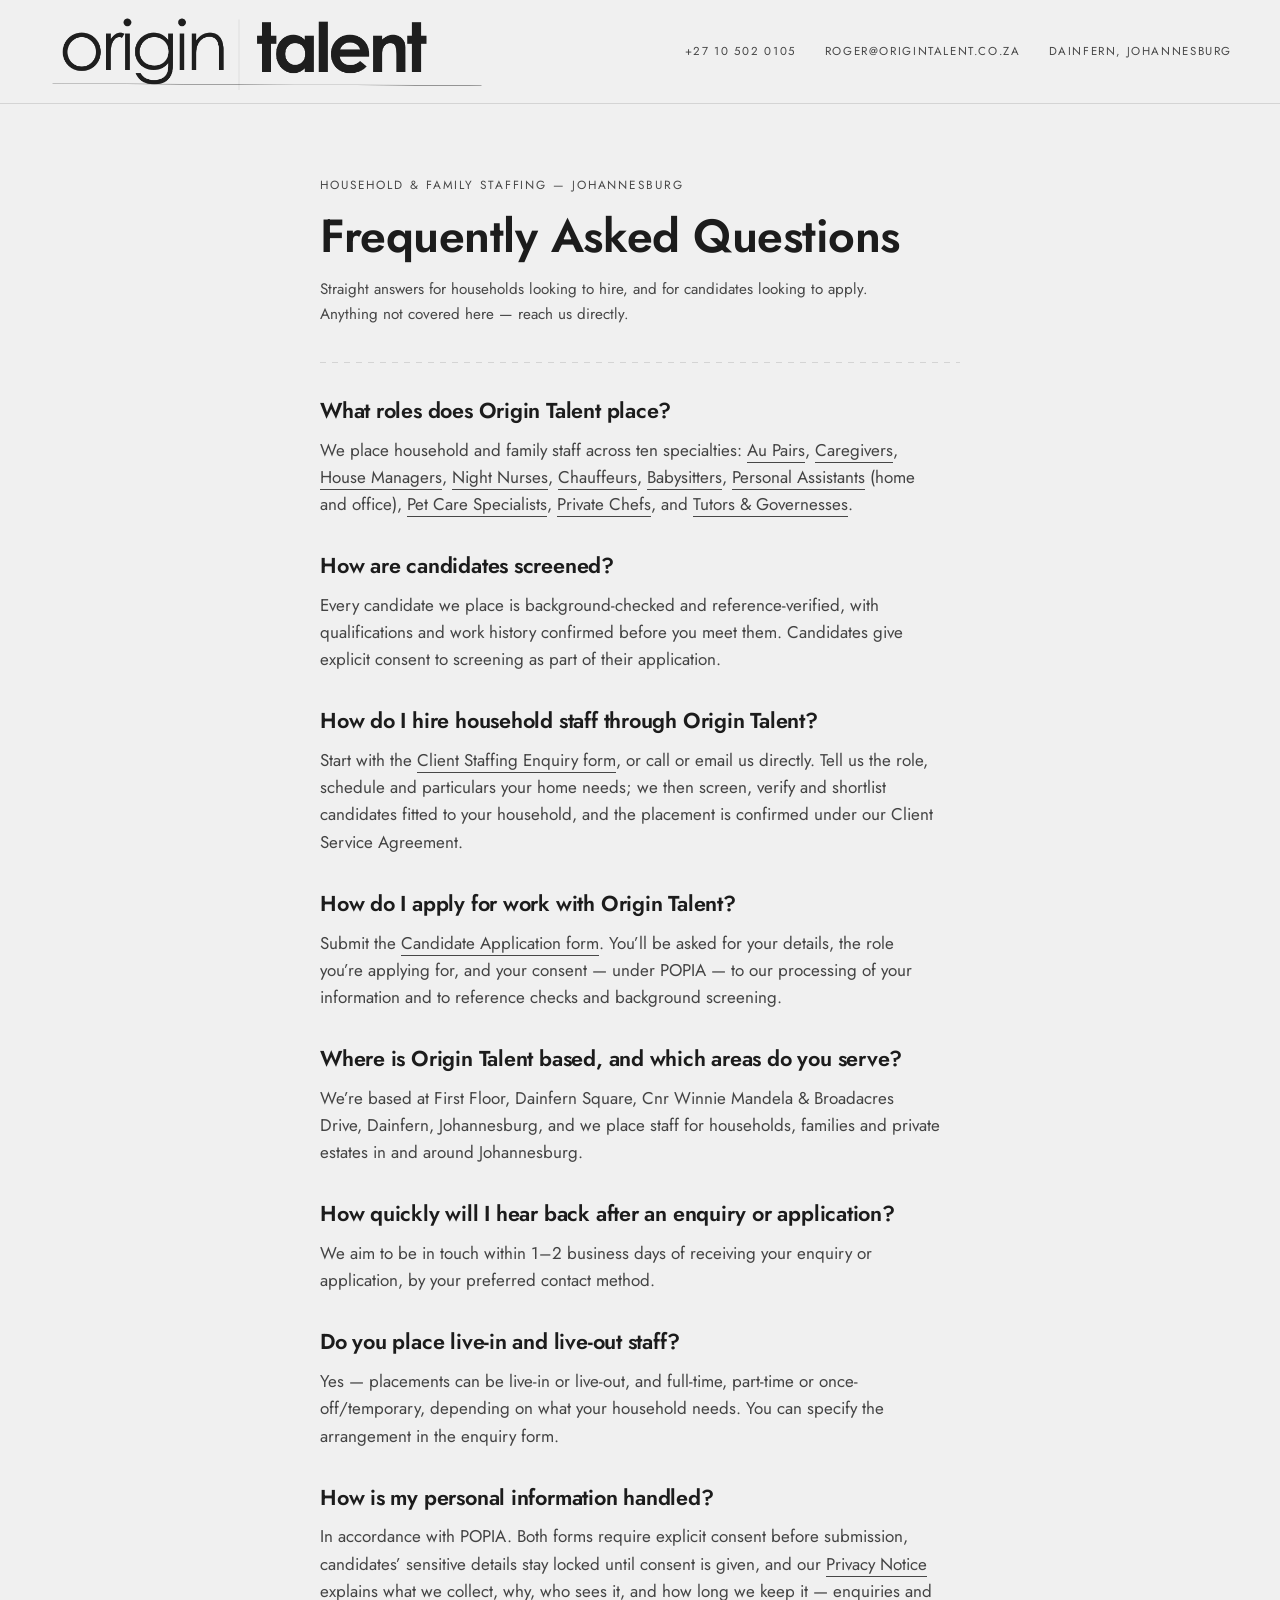
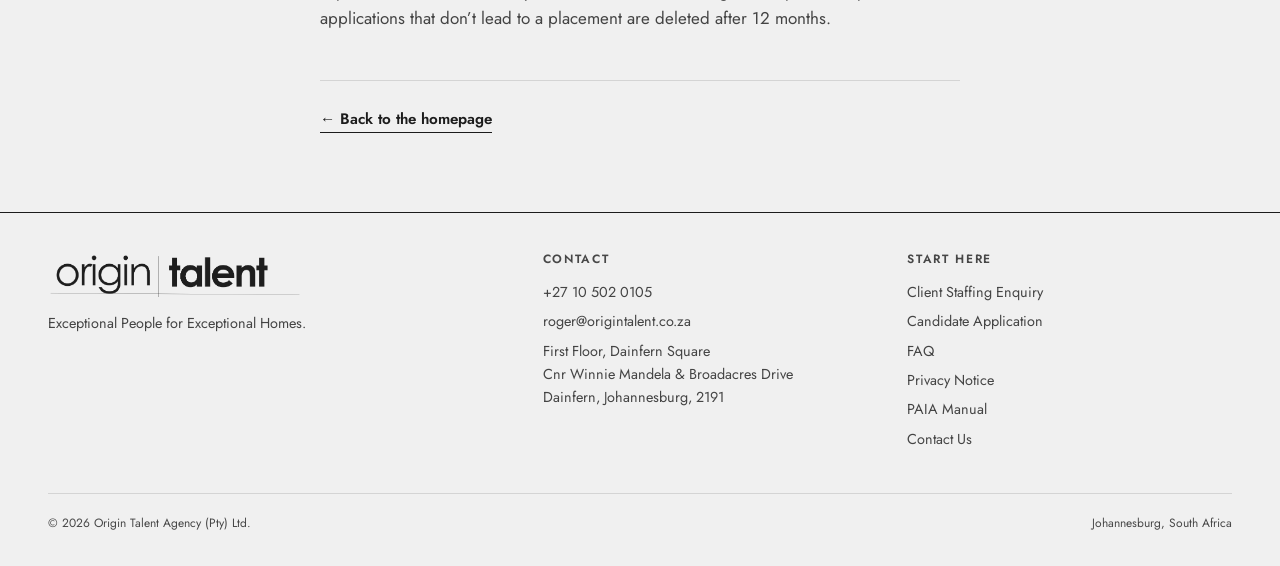
<file: faq.html>
<!doctype html>
<html lang="en-ZA">
<head>
<meta charset="UTF-8" />
<meta name="viewport" content="width=device-width, initial-scale=1.0" />
<title>Frequently Asked Questions — Origin Talent</title>
<meta name="description" content="Answers to common questions about hiring domestic and household staff through Origin Talent in Johannesburg — screening, placements, applications and POPIA." />
<link rel="canonical" href="https://origintalent.co.za/faq.html" />
<meta property="og:type" content="website" />
<meta property="og:site_name" content="Origin Talent" />
<meta property="og:title" content="Frequently Asked Questions — Origin Talent" />
<meta property="og:description" content="Answers to common questions about hiring domestic and household staff through Origin Talent in Johannesburg — screening, placements, applications and POPIA." />
<meta property="og:url" content="https://origintalent.co.za/faq.html" />
<meta property="og:image" content="https://origintalent.co.za/assets/brand/origin-talent-black-transparent.png" />
<meta property="og:locale" content="en_ZA" />
<link rel="stylesheet" href="src/style.css" />
<script type="application/ld+json">
{
  "@context": "https://schema.org",
  "@type": "FAQPage",
  "@id": "https://origintalent.co.za/faq.html#faq",
  "mainEntity": [
    {
      "@type": "Question",
      "name": "What roles does Origin Talent place?",
      "acceptedAnswer": {
        "@type": "Answer",
        "text": "We place household and family staff across ten specialties: Au Pairs, Caregivers, House Managers, Night Nurses, Chauffeurs, Babysitters, Personal Assistants (home and office), Pet Care Specialists, Private Chefs, and Tutors & Governesses."
      }
    },
    {
      "@type": "Question",
      "name": "How are candidates screened?",
      "acceptedAnswer": {
        "@type": "Answer",
        "text": "Every candidate we place is background-checked and reference-verified, with qualifications and work history confirmed before you meet them. Candidates give explicit consent to screening as part of their application."
      }
    },
    {
      "@type": "Question",
      "name": "How do I hire household staff through Origin Talent?",
      "acceptedAnswer": {
        "@type": "Answer",
        "text": "Start with the Client Staffing Enquiry form on our website, or call or email us directly. Tell us the role, schedule and particulars your home needs; we then screen, verify and shortlist candidates fitted to your household, and the placement is confirmed under our Client Service Agreement."
      }
    },
    {
      "@type": "Question",
      "name": "How do I apply for work with Origin Talent?",
      "acceptedAnswer": {
        "@type": "Answer",
        "text": "Submit the Candidate Application form on our website. You'll be asked for your details, the role you're applying for, and your consent — under POPIA — to our processing of your information and to reference checks and background screening."
      }
    },
    {
      "@type": "Question",
      "name": "Where is Origin Talent based, and which areas do you serve?",
      "acceptedAnswer": {
        "@type": "Answer",
        "text": "We're based at First Floor, Dainfern Square, Cnr Winnie Mandela & Broadacres Drive, Dainfern, Johannesburg, and we place staff for households, families and private estates in and around Johannesburg."
      }
    },
    {
      "@type": "Question",
      "name": "How quickly will I hear back after an enquiry or application?",
      "acceptedAnswer": {
        "@type": "Answer",
        "text": "We aim to be in touch within 1–2 business days of receiving your enquiry or application, by your preferred contact method."
      }
    },
    {
      "@type": "Question",
      "name": "Do you place live-in and live-out staff?",
      "acceptedAnswer": {
        "@type": "Answer",
        "text": "Yes — placements can be live-in or live-out, and full-time, part-time or once-off/temporary, depending on what your household needs. You can specify the arrangement in the enquiry form."
      }
    },
    {
      "@type": "Question",
      "name": "How is my personal information handled?",
      "acceptedAnswer": {
        "@type": "Answer",
        "text": "In accordance with POPIA. Both forms require explicit consent before submission, candidates' sensitive details stay locked until consent is given, and our Privacy Notice explains what we collect, why, who sees it, and how long we keep it — enquiries and applications that don't lead to a placement are deleted after 12 months."
      }
    }
  ]
}
</script>
</head>
<body>

<header class="masthead">
  <div class="wrap masthead__bar">
    <a class="masthead__logo" href="index.html#top" aria-label="Origin Talent home">
      <img src="assets/brand/origin-talent-black-transparent.png" alt="Origin Talent" width="277" height="48" />
    </a>
    <div class="masthead__contact">
      <a href="tel:+27105020105">+27 10 502 0105</a>
      <a href="mailto:roger@origintalent.co.za">roger@origintalent.co.za</a>
      <span>Dainfern, Johannesburg</span>
    </div>
  </div>
</header>

<main class="wrap legal">
  <p class="legal__eyebrow">Household &amp; Family Staffing &mdash; Johannesburg</p>
  <h1 class="legal__title">Frequently Asked Questions</h1>
  <p class="legal__updated">Straight answers for households looking to hire, and for candidates looking to apply. Anything not covered here &mdash; <a href="contact.html">reach us directly</a>.</p>

  <hr class="snapline" />

  <section class="legal__section">
    <h2>What roles does Origin Talent place?</h2>
    <p>We place household and family staff across ten specialties: <a href="services/au-pair.html">Au Pairs</a>, <a href="services/caregivers.html">Caregivers</a>, <a href="services/house-managers.html">House Managers</a>, <a href="services/night-nurses.html">Night Nurses</a>, <a href="services/chauffeurs.html">Chauffeurs</a>, <a href="services/babysitters.html">Babysitters</a>, <a href="services/personal-assistants.html">Personal Assistants</a> (home and office), <a href="services/pet-care-specialists.html">Pet Care Specialists</a>, <a href="services/private-chefs.html">Private Chefs</a>, and <a href="services/tutors-governesses.html">Tutors &amp; Governesses</a>.</p>
  </section>

  <section class="legal__section">
    <h2>How are candidates screened?</h2>
    <p>Every candidate we place is background-checked and reference-verified, with qualifications and work history confirmed before you meet them. Candidates give explicit consent to screening as part of their application.</p>
  </section>

  <section class="legal__section">
    <h2>How do I hire household staff through Origin Talent?</h2>
    <p>Start with the <a href="index.html#enquire">Client Staffing Enquiry form</a>, or call or email us directly. Tell us the role, schedule and particulars your home needs; we then screen, verify and shortlist candidates fitted to your household, and the placement is confirmed under our Client Service Agreement.</p>
  </section>

  <section class="legal__section">
    <h2>How do I apply for work with Origin Talent?</h2>
    <p>Submit the <a href="index.html#apply">Candidate Application form</a>. You&rsquo;ll be asked for your details, the role you&rsquo;re applying for, and your consent &mdash; under POPIA &mdash; to our processing of your information and to reference checks and background screening.</p>
  </section>

  <section class="legal__section">
    <h2>Where is Origin Talent based, and which areas do you serve?</h2>
    <p>We&rsquo;re based at First Floor, Dainfern Square, Cnr Winnie Mandela &amp; Broadacres Drive, Dainfern, Johannesburg, and we place staff for households, families and private estates in and around Johannesburg.</p>
  </section>

  <section class="legal__section">
    <h2>How quickly will I hear back after an enquiry or application?</h2>
    <p>We aim to be in touch within 1&ndash;2 business days of receiving your enquiry or application, by your preferred contact method.</p>
  </section>

  <section class="legal__section">
    <h2>Do you place live-in and live-out staff?</h2>
    <p>Yes &mdash; placements can be live-in or live-out, and full-time, part-time or once-off/temporary, depending on what your household needs. You can specify the arrangement in the enquiry form.</p>
  </section>

  <section class="legal__section">
    <h2>How is my personal information handled?</h2>
    <p>In accordance with POPIA. Both forms require explicit consent before submission, candidates&rsquo; sensitive details stay locked until consent is given, and our <a href="privacy.html">Privacy Notice</a> explains what we collect, why, who sees it, and how long we keep it &mdash; enquiries and applications that don&rsquo;t lead to a placement are deleted after 12 months.</p>
  </section>

  <div class="legal__back">
    <a class="link-cta" href="index.html#top">&larr; Back to the homepage</a>
  </div>
</main>

<footer class="site-footer wrap">
  <div class="footer-grid">
    <div>
      <img class="footer-logo" src="assets/brand/origin-talent-black-transparent.png" alt="Origin Talent" width="299" height="52" />
      <p>Exceptional People for Exceptional Homes.</p>
    </div>
    <div>
      <h4>Contact</h4>
      <a href="tel:+27105020105">+27 10 502 0105</a>
      <a href="mailto:roger@origintalent.co.za">roger@origintalent.co.za</a>
      <p>First Floor, Dainfern Square<br />Cnr Winnie Mandela &amp; Broadacres Drive<br />Dainfern, Johannesburg, 2191</p>
    </div>
    <div>
      <h4>Start Here</h4>
      <a href="index.html#enquire">Client Staffing Enquiry</a>
      <a href="index.html#apply">Candidate Application</a>
      <a href="faq.html">FAQ</a>
      <a href="privacy.html">Privacy Notice</a>
      <a href="paia-manual.html">PAIA Manual</a>
      <a href="contact.html">Contact Us</a>
    </div>
  </div>
  <div class="footer-bottom">
    <span>&copy; 2026 Origin Talent Agency (Pty) Ltd.</span>
    <span>Johannesburg, South Africa</span>
  </div>
</footer>

</body>
</html>
</file>
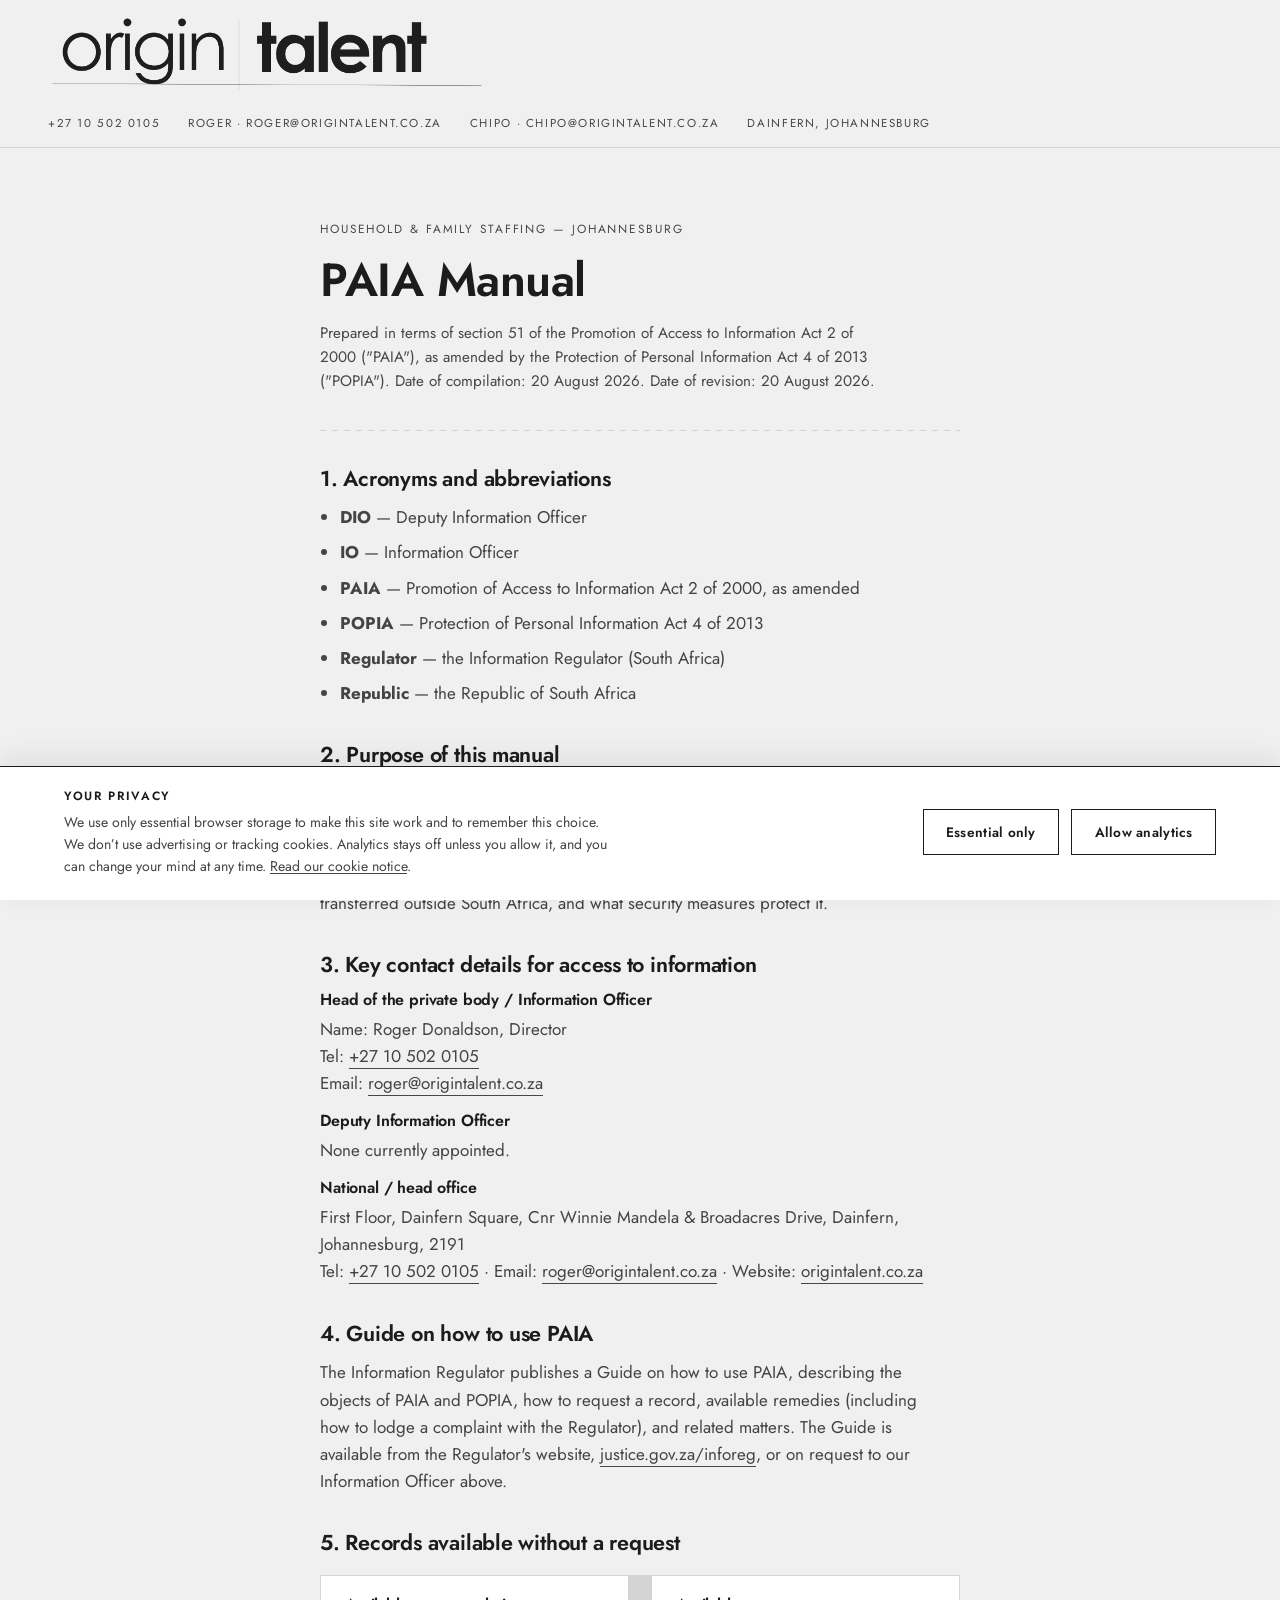
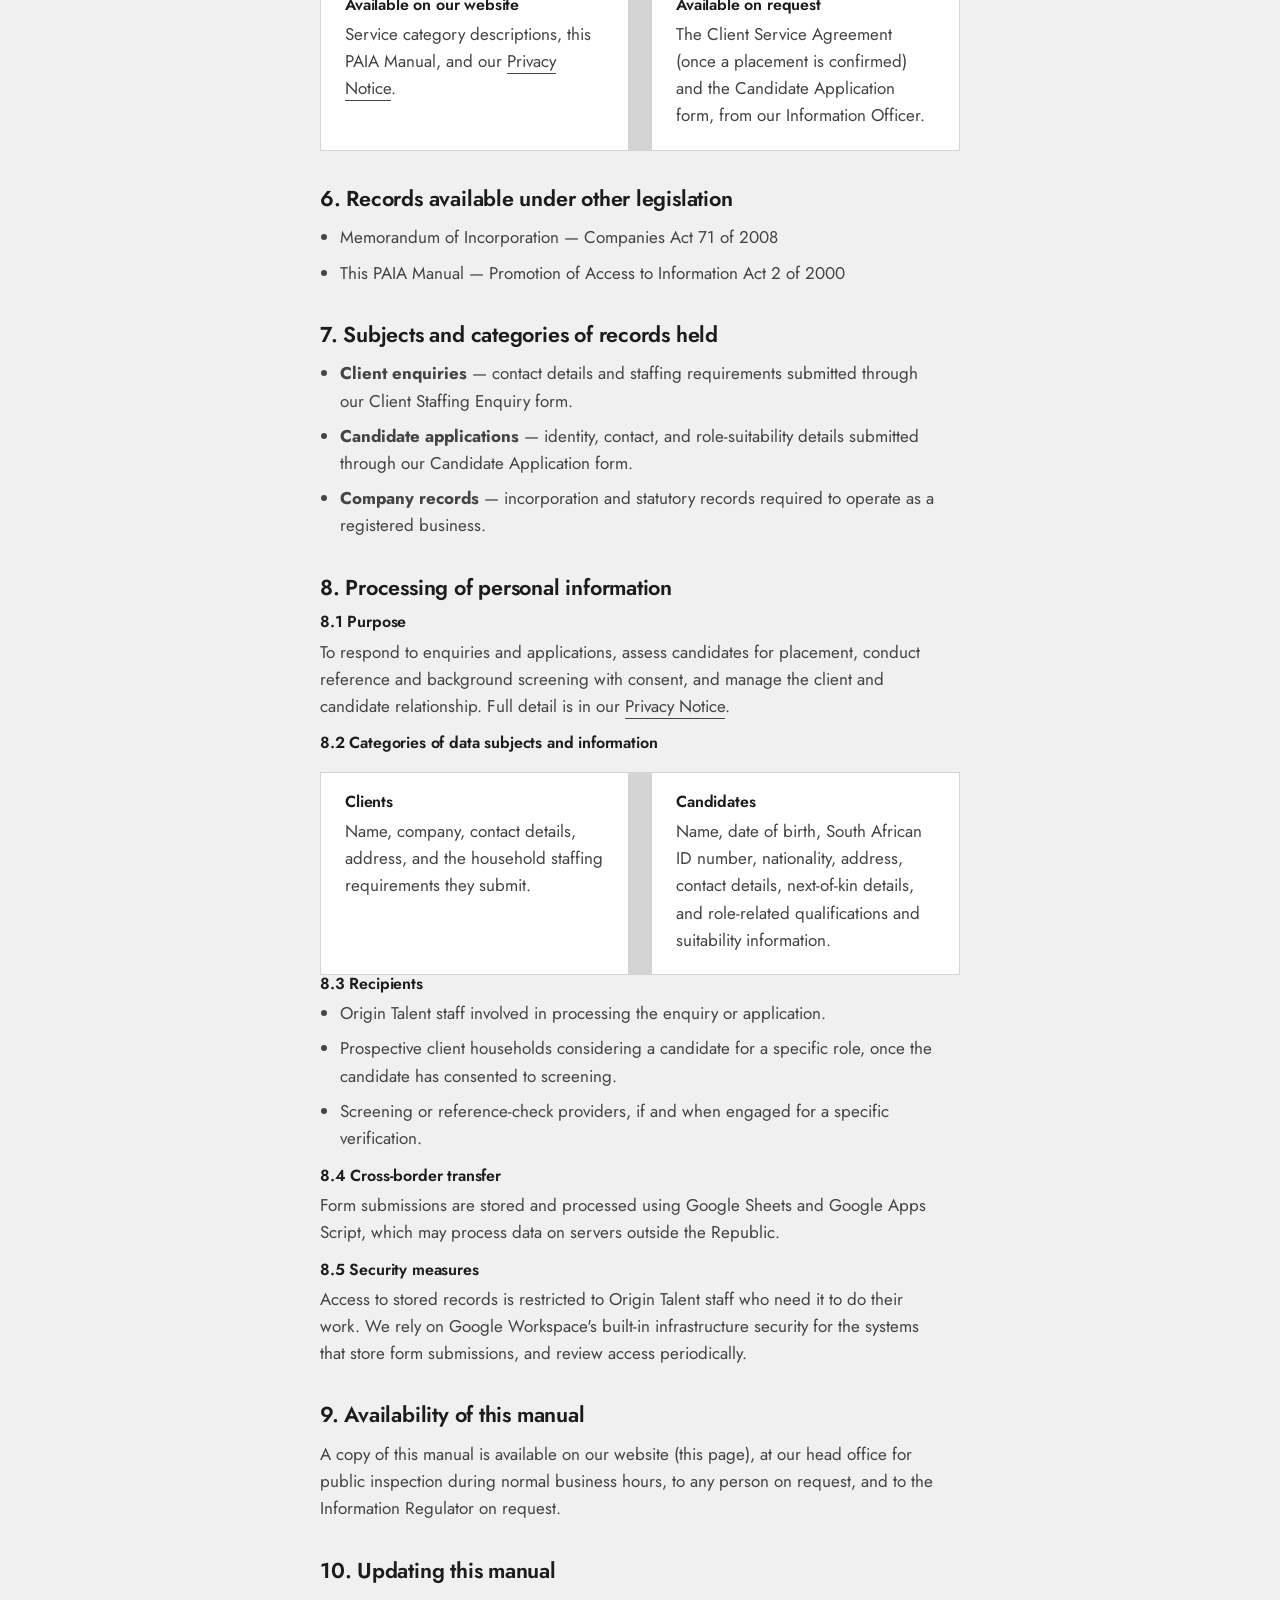
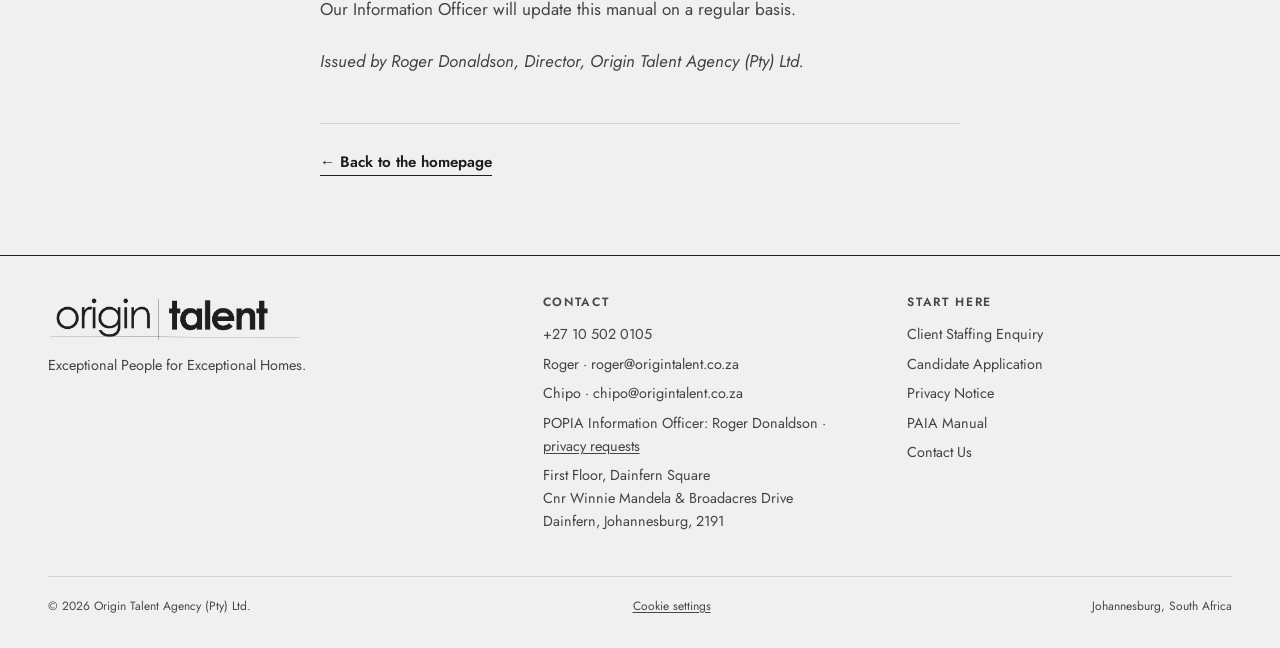
<file: paia-manual.html>
<!doctype html>
<html lang="en-ZA">
<head>
<meta charset="UTF-8" />
<meta name="viewport" content="width=device-width, initial-scale=1.0" />
<title>PAIA Manual — Origin Talent</title>
<meta name="description" content="Origin Talent Agency (Pty) Ltd's manual prepared in terms of section 51 of the Promotion of Access to Information Act 2 of 2000, as amended." />
<link rel="stylesheet" href="src/style.css" />
<script src="src/consent.js" defer></script>
</head>
<body>

<header class="masthead">
  <div class="wrap masthead__bar">
    <a class="masthead__logo" href="index.html#top" aria-label="Origin Talent home">
      <img src="assets/brand/origin-talent-black-transparent.png" alt="Origin Talent" width="277" height="48" />
    </a>
    <div class="masthead__contact">
      <a href="tel:+27105020105">+27 10 502 0105</a>
      <a href="mailto:roger@origintalent.co.za">Roger · roger@origintalent.co.za</a>
      <a href="mailto:chipo@origintalent.co.za">Chipo · chipo@origintalent.co.za</a>
      <span>Dainfern, Johannesburg</span>
    </div>
  </div>
</header>

<main class="wrap legal">
  <p class="legal__eyebrow">Household &amp; Family Staffing — Johannesburg</p>
  <h1 class="legal__title">PAIA Manual</h1>
  <p class="legal__updated">Prepared in terms of section 51 of the Promotion of Access to Information Act 2 of 2000 ("PAIA"), as amended by the Protection of Personal Information Act 4 of 2013 ("POPIA"). Date of compilation: 20 August 2026. Date of revision: 20 August 2026.</p>

  <hr class="snapline" />

  <section class="legal__section">
    <h2>1. Acronyms and abbreviations</h2>
    <ul>
      <li><strong>DIO</strong> — Deputy Information Officer</li>
      <li><strong>IO</strong> — Information Officer</li>
      <li><strong>PAIA</strong> — Promotion of Access to Information Act 2 of 2000, as amended</li>
      <li><strong>POPIA</strong> — Protection of Personal Information Act 4 of 2013</li>
      <li><strong>Regulator</strong> — the Information Regulator (South Africa)</li>
      <li><strong>Republic</strong> — the Republic of South Africa</li>
    </ul>
  </section>

  <section class="legal__section">
    <h2>2. Purpose of this manual</h2>
    <p>This manual helps the public: check what categories of records Origin Talent holds without needing a formal PAIA request; understand how to request access to a record; find the contact details of our Information Officer; and understand what personal information we process, why, who it may be shared with, whether it's transferred outside South Africa, and what security measures protect it.</p>
  </section>

  <section class="legal__section">
    <h2>3. Key contact details for access to information</h2>
    <h3>Head of the private body / Information Officer</h3>
    <p>Name: Roger Donaldson, Director<br />Tel: <a href="tel:+27105020105">+27 10 502 0105</a><br />Email: <a href="mailto:roger@origintalent.co.za">roger@origintalent.co.za</a></p>
    <h3>Deputy Information Officer</h3>
    <p>None currently appointed.</p>
    <h3>National / head office</h3>
    <p>First Floor, Dainfern Square, Cnr Winnie Mandela &amp; Broadacres Drive, Dainfern, Johannesburg, 2191<br />Tel: <a href="tel:+27105020105">+27 10 502 0105</a> · Email: <a href="mailto:roger@origintalent.co.za">roger@origintalent.co.za</a> · Website: <a href="https://origintalent.co.za" target="_blank" rel="noopener">origintalent.co.za</a></p>
  </section>

  <section class="legal__section">
    <h2>4. Guide on how to use PAIA</h2>
    <p>The Information Regulator publishes a Guide on how to use PAIA, describing the objects of PAIA and POPIA, how to request a record, available remedies (including how to lodge a complaint with the Regulator), and related matters. The Guide is available from the Regulator's website, <a href="https://www.justice.gov.za/inforeg/" target="_blank" rel="noopener">justice.gov.za/inforeg</a>, or on request to our Information Officer above.</p>
  </section>

  <section class="legal__section">
    <h2>5. Records available without a request</h2>
    <div class="legal__grid">
      <div>
        <h3>Available on our website</h3>
        <p>Service category descriptions, this PAIA Manual, and our <a href="privacy.html">Privacy Notice</a>.</p>
      </div>
      <div>
        <h3>Available on request</h3>
        <p>The Client Service Agreement (once a placement is confirmed) and the Candidate Application form, from our Information Officer.</p>
      </div>
    </div>
  </section>

  <section class="legal__section">
    <h2>6. Records available under other legislation</h2>
    <ul>
      <li>Memorandum of Incorporation — Companies Act 71 of 2008</li>
      <li>This PAIA Manual — Promotion of Access to Information Act 2 of 2000</li>
    </ul>
  </section>

  <section class="legal__section">
    <h2>7. Subjects and categories of records held</h2>
    <ul>
      <li><strong>Client enquiries</strong> — contact details and staffing requirements submitted through our Client Staffing Enquiry form.</li>
      <li><strong>Candidate applications</strong> — identity, contact, and role-suitability details submitted through our Candidate Application form.</li>
      <li><strong>Company records</strong> — incorporation and statutory records required to operate as a registered business.</li>
    </ul>
  </section>

  <section class="legal__section">
    <h2>8. Processing of personal information</h2>
    <h3>8.1 Purpose</h3>
    <p>To respond to enquiries and applications, assess candidates for placement, conduct reference and background screening with consent, and manage the client and candidate relationship. Full detail is in our <a href="privacy.html">Privacy Notice</a>.</p>
    <h3>8.2 Categories of data subjects and information</h3>
    <div class="legal__grid">
      <div>
        <h3>Clients</h3>
        <p>Name, company, contact details, address, and the household staffing requirements they submit.</p>
      </div>
      <div>
        <h3>Candidates</h3>
        <p>Name, date of birth, South African ID number, nationality, address, contact details, next-of-kin details, and role-related qualifications and suitability information.</p>
      </div>
    </div>
    <h3>8.3 Recipients</h3>
    <ul>
      <li>Origin Talent staff involved in processing the enquiry or application.</li>
      <li>Prospective client households considering a candidate for a specific role, once the candidate has consented to screening.</li>
      <li>Screening or reference-check providers, if and when engaged for a specific verification.</li>
    </ul>
    <h3>8.4 Cross-border transfer</h3>
    <p>Form submissions are stored and processed using Google Sheets and Google Apps Script, which may process data on servers outside the Republic.</p>
    <h3>8.5 Security measures</h3>
    <p>Access to stored records is restricted to Origin Talent staff who need it to do their work. We rely on Google Workspace's built-in infrastructure security for the systems that store form submissions, and review access periodically.</p>
  </section>

  <section class="legal__section">
    <h2>9. Availability of this manual</h2>
    <p>A copy of this manual is available on our website (this page), at our head office for public inspection during normal business hours, to any person on request, and to the Information Regulator on request.</p>
  </section>

  <section class="legal__section">
    <h2>10. Updating this manual</h2>
    <p>Our Information Officer will update this manual on a regular basis.</p>
    <p style="margin-top: 1.5rem;">
      <em>Issued by Roger Donaldson, Director, Origin Talent Agency (Pty) Ltd.</em>
    </p>
  </section>

  <div class="legal__back">
    <a class="link-cta" href="index.html#enquire">&larr; Back to the homepage</a>
  </div>
</main>

<footer class="site-footer wrap">
  <div class="footer-grid">
    <div>
      <img class="footer-logo" src="assets/brand/origin-talent-black-transparent.png" alt="Origin Talent" width="299" height="52" />
      <p>Exceptional People for Exceptional Homes.</p>
    </div>
    <div>
      <h4>Contact</h4>
      <a href="tel:+27105020105">+27 10 502 0105</a>
      <a href="mailto:roger@origintalent.co.za">Roger · roger@origintalent.co.za</a>
      <a href="mailto:chipo@origintalent.co.za">Chipo · chipo@origintalent.co.za</a>
      <p class="footer-io">POPIA Information Officer: Roger Donaldson &middot; <a href="privacy.html#who-we-are">privacy requests</a></p>
      <p>First Floor, Dainfern Square<br />Cnr Winnie Mandela &amp; Broadacres Drive<br />Dainfern, Johannesburg, 2191</p>
    </div>
    <div>
      <h4>Start Here</h4>
      <a href="index.html#enquire">Client Staffing Enquiry</a>
      <a href="index.html#apply">Candidate Application</a>
      <a href="privacy.html">Privacy Notice</a>
      <a href="paia-manual.html">PAIA Manual</a>
          <a href="contact.html">Contact Us</a>
    </div>
  </div>
  <div class="footer-bottom">
    <span>&copy; 2026 Origin Talent Agency (Pty) Ltd.</span>
    <button type="button" class="footer-consent" data-open-consent>Cookie settings</button>
    <span>Johannesburg, South Africa</span>
  </div>
</footer>

</body>
</html>
</file>
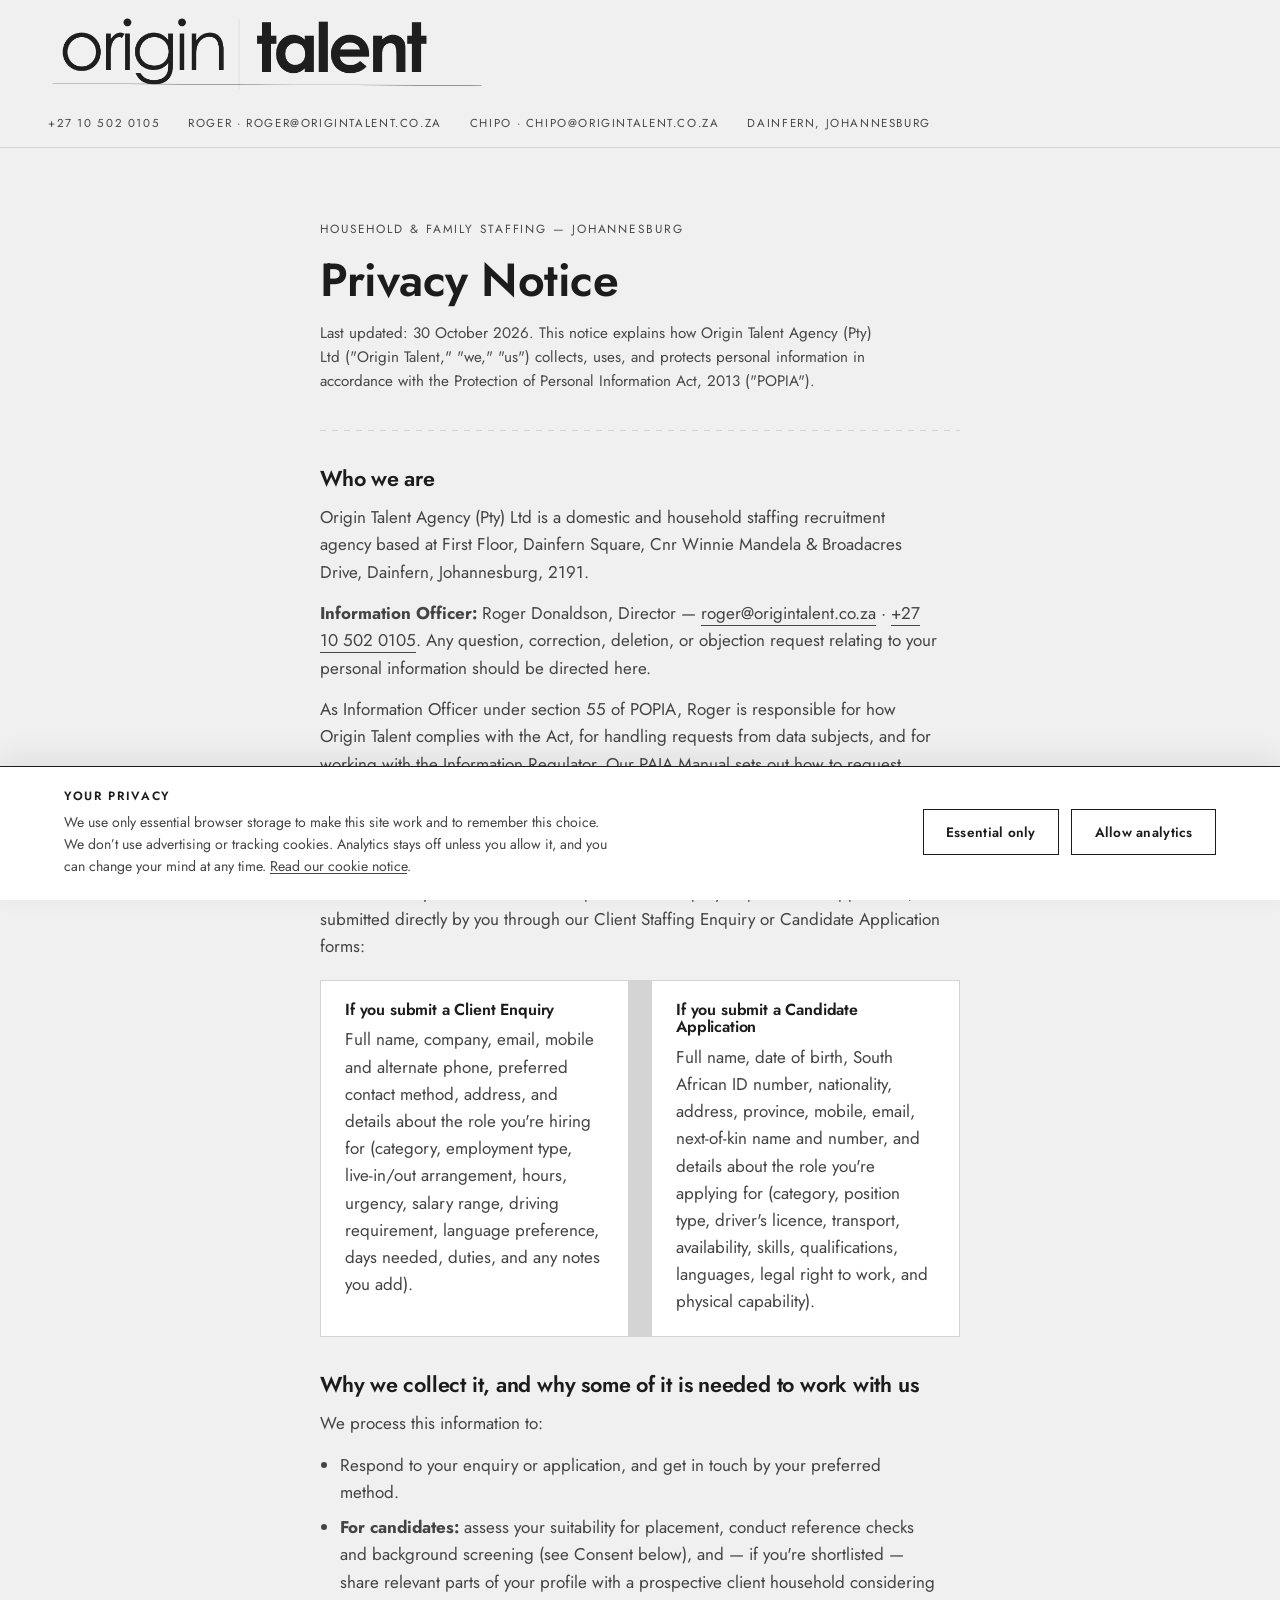
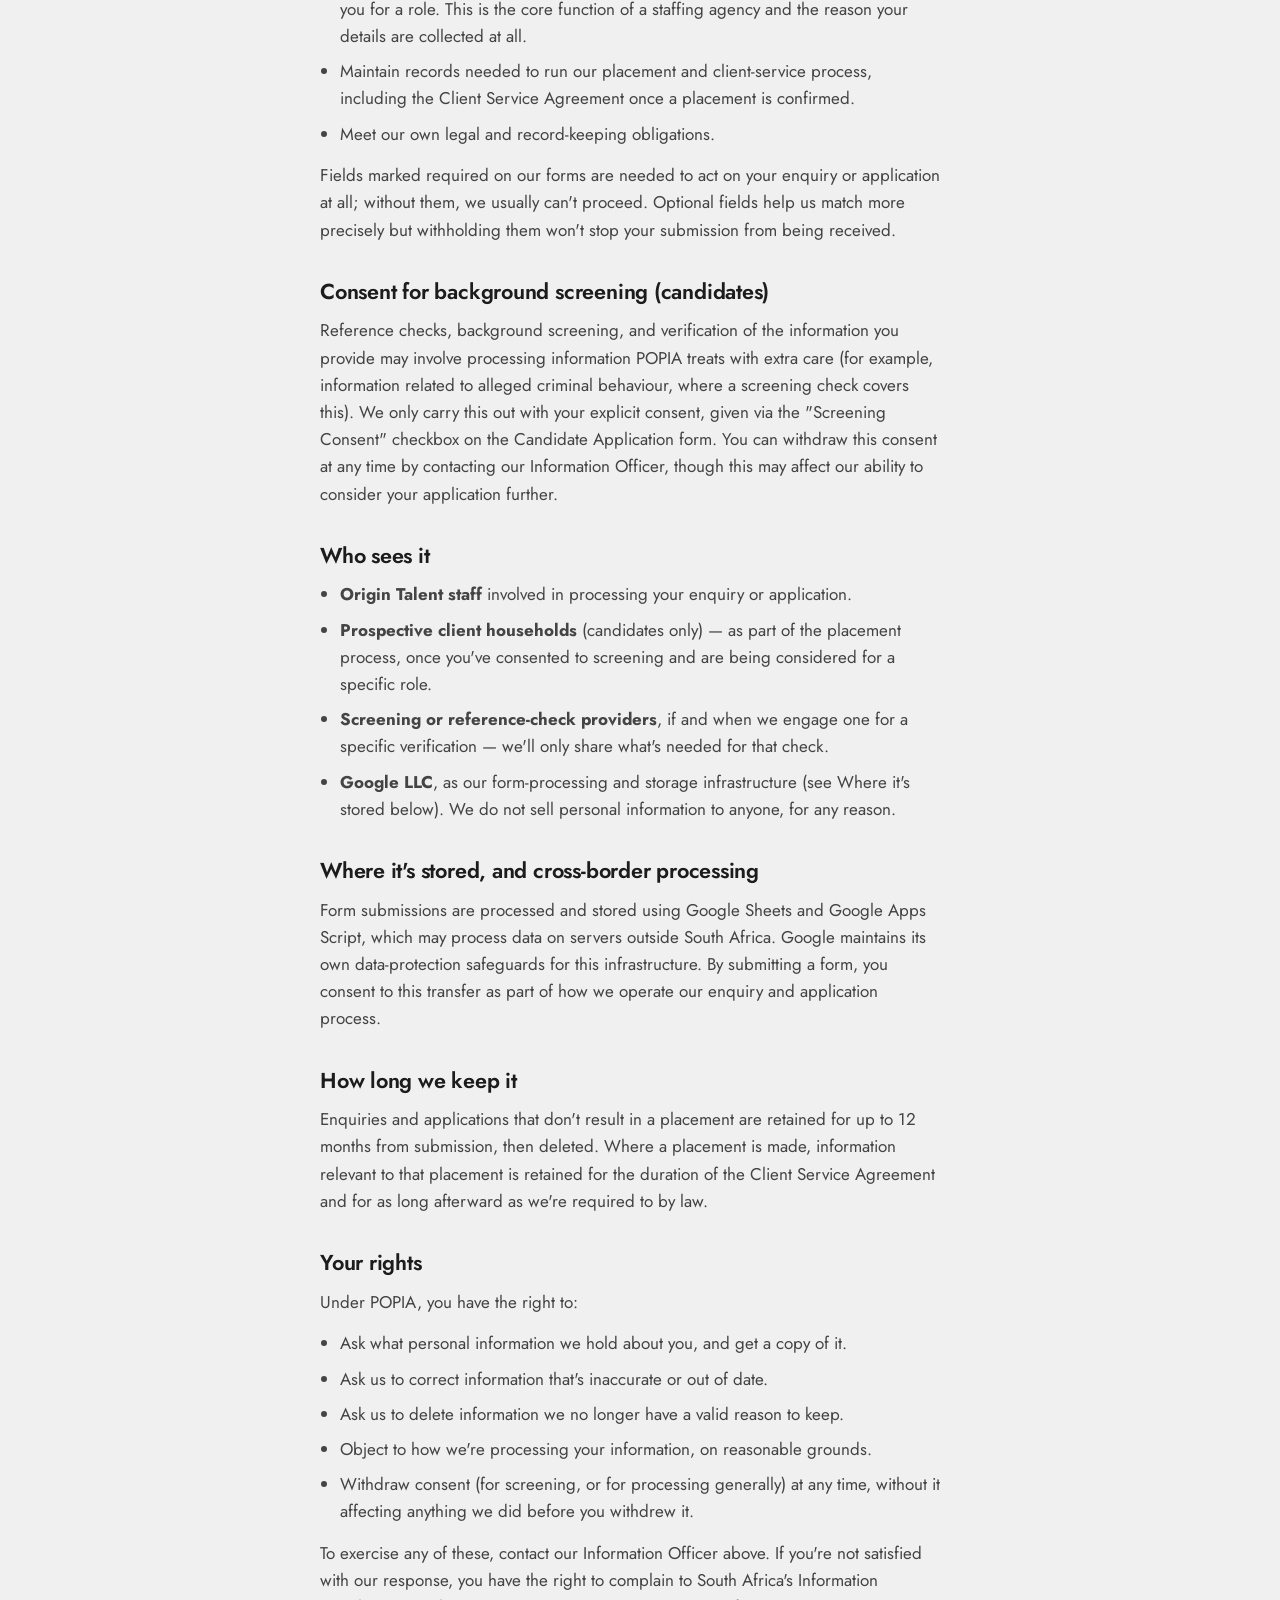
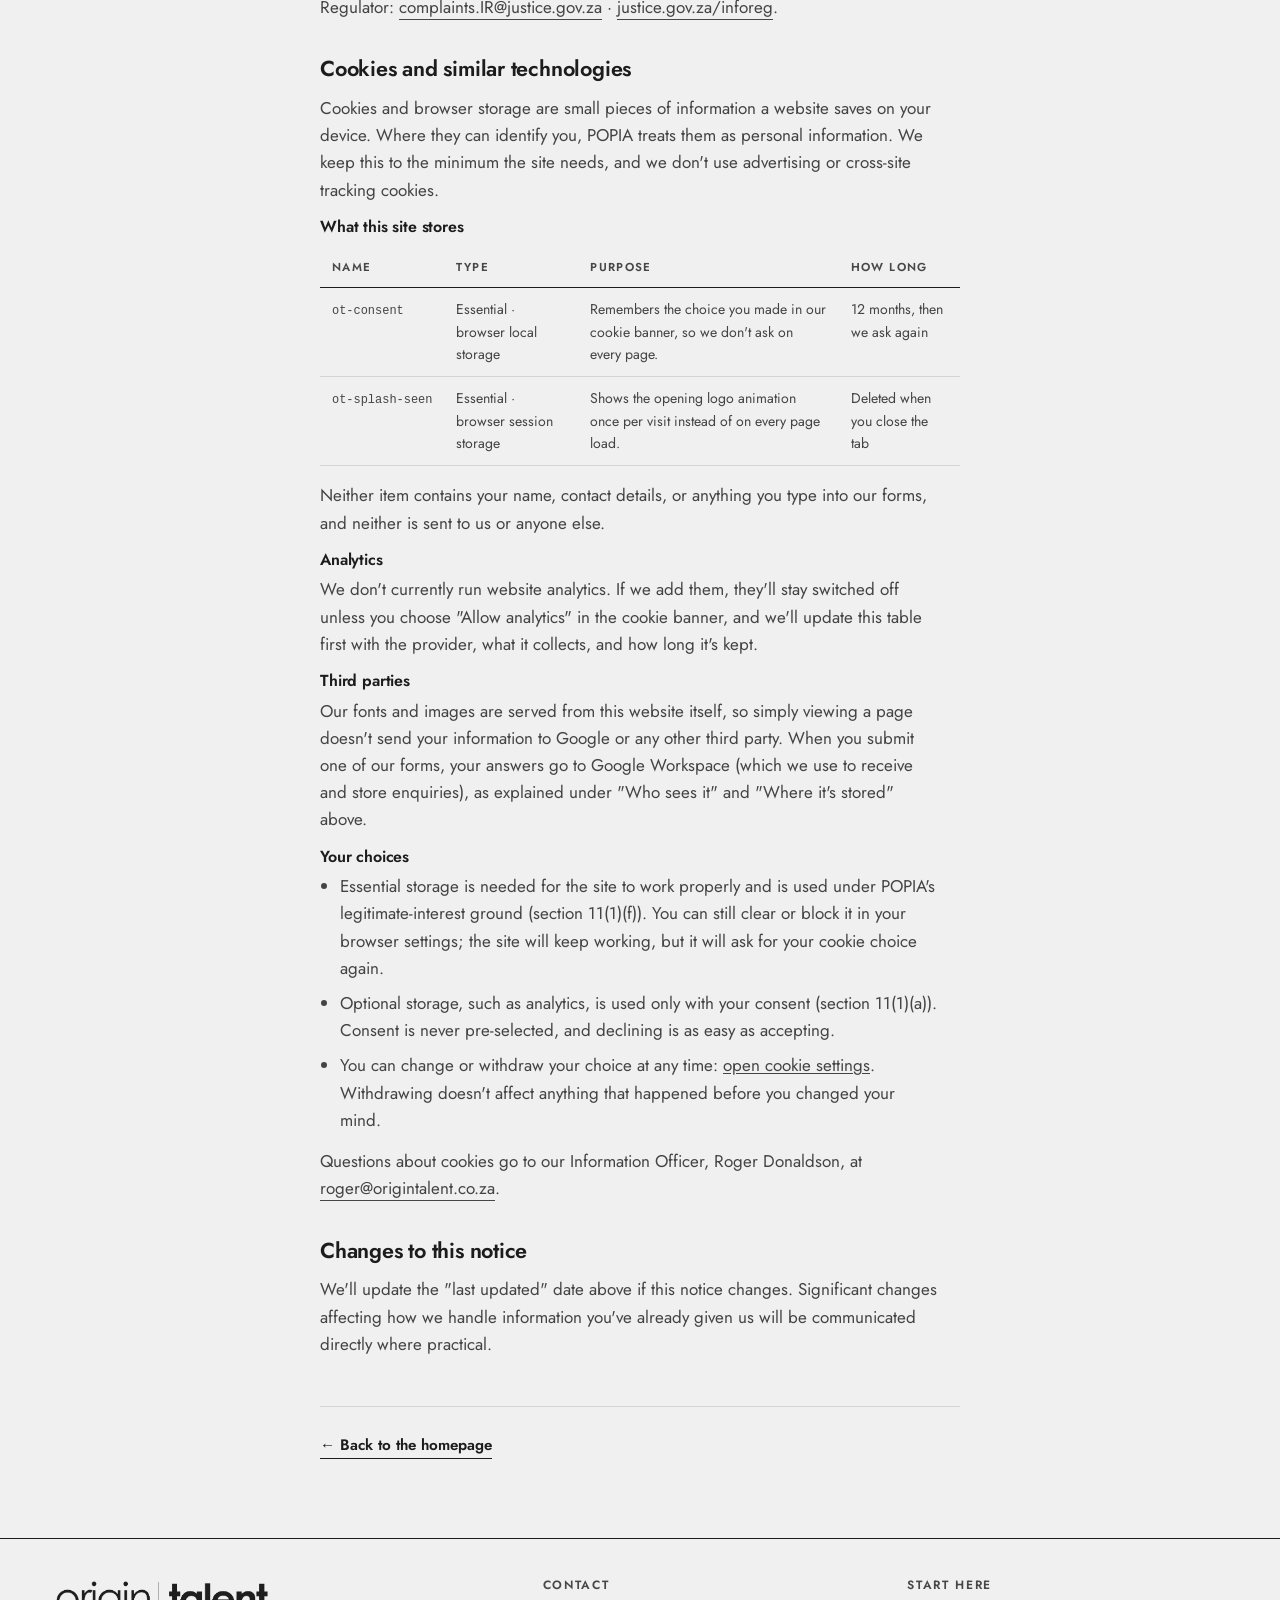
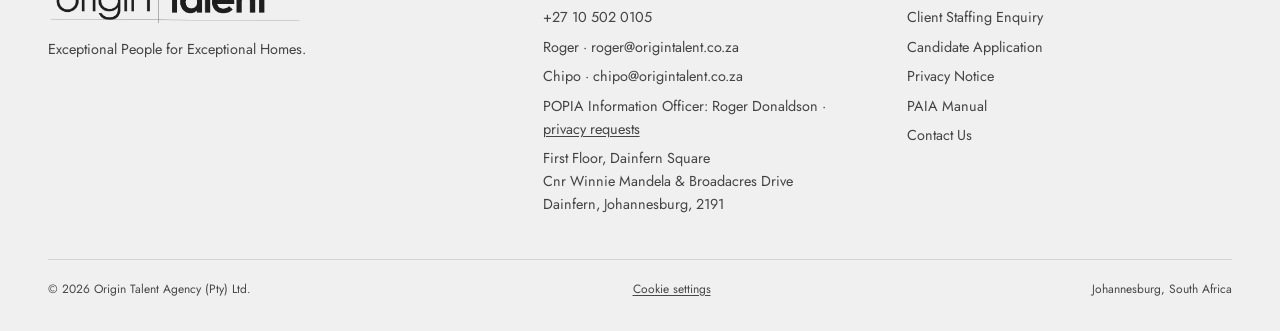
<file: privacy.html>
<!doctype html>
<html lang="en-ZA">
<head>
<meta charset="UTF-8" />
<meta name="viewport" content="width=device-width, initial-scale=1.0" />
<title>Privacy Notice — Origin Talent</title>
<meta name="description" content="How Origin Talent collects, uses, and protects personal information, in accordance with South Africa's Protection of Personal Information Act (POPIA)." />
<link rel="stylesheet" href="src/style.css" />
<script src="src/consent.js" defer></script>
</head>
<body>

<header class="masthead">
  <div class="wrap masthead__bar">
    <a class="masthead__logo" href="index.html#top" aria-label="Origin Talent home">
      <img src="assets/brand/origin-talent-black-transparent.png" alt="Origin Talent" width="277" height="48" />
    </a>
    <div class="masthead__contact">
      <a href="tel:+27105020105">+27 10 502 0105</a>
      <a href="mailto:roger@origintalent.co.za">Roger · roger@origintalent.co.za</a>
      <a href="mailto:chipo@origintalent.co.za">Chipo · chipo@origintalent.co.za</a>
      <span>Dainfern, Johannesburg</span>
    </div>
  </div>
</header>

<main class="wrap legal">
  <p class="legal__eyebrow">Household &amp; Family Staffing — Johannesburg</p>
  <h1 class="legal__title">Privacy Notice</h1>
  <p class="legal__updated">Last updated: 30 October 2026. This notice explains how Origin Talent Agency (Pty) Ltd ("Origin Talent," "we," "us") collects, uses, and protects personal information in accordance with the Protection of Personal Information Act, 2013 ("POPIA").</p>

  <hr class="snapline" />

  <section class="legal__section" id="who-we-are">
    <h2>Who we are</h2>
    <p>Origin Talent Agency (Pty) Ltd is a domestic and household staffing recruitment agency based at First Floor, Dainfern Square, Cnr Winnie Mandela &amp; Broadacres Drive, Dainfern, Johannesburg, 2191.</p>
    <p><strong>Information Officer:</strong> Roger Donaldson, Director — <a href="mailto:roger@origintalent.co.za">roger@origintalent.co.za</a> · <a href="tel:+27105020105">+27 10 502 0105</a>. Any question, correction, deletion, or objection request relating to your personal information should be directed here.</p>
    <p>As Information Officer under section 55 of POPIA, Roger is responsible for how Origin Talent complies with the Act, for handling requests from data subjects, and for working with the Information Regulator. Our <a href="paia-manual.html">PAIA Manual</a> sets out how to request access to records we hold.</p>
  </section>

  <section class="legal__section">
    <h2>What we collect</h2>
    <p>We collect only what's needed to respond to an enquiry or process an application, submitted directly by you through our Client Staffing Enquiry or Candidate Application forms:</p>
    <div class="legal__grid">
      <div>
        <h3>If you submit a Client Enquiry</h3>
        <p>Full name, company, email, mobile and alternate phone, preferred contact method, address, and details about the role you're hiring for (category, employment type, live-in/out arrangement, hours, urgency, salary range, driving requirement, language preference, days needed, duties, and any notes you add).</p>
      </div>
      <div>
        <h3>If you submit a Candidate Application</h3>
        <p>Full name, date of birth, South African ID number, nationality, address, province, mobile, email, next-of-kin name and number, and details about the role you're applying for (category, position type, driver's licence, transport, availability, skills, qualifications, languages, legal right to work, and physical capability).</p>
      </div>
    </div>
  </section>

  <section class="legal__section">
    <h2>Why we collect it, and why some of it is needed to work with us</h2>
    <p>We process this information to:</p>
    <ul>
      <li>Respond to your enquiry or application, and get in touch by your preferred method.</li>
      <li><strong>For candidates:</strong> assess your suitability for placement, conduct reference checks and background screening (see Consent below), and — if you're shortlisted — share relevant parts of your profile with a prospective client household considering you for a role. This is the core function of a staffing agency and the reason your details are collected at all.</li>
      <li>Maintain records needed to run our placement and client-service process, including the Client Service Agreement once a placement is confirmed.</li>
      <li>Meet our own legal and record-keeping obligations.</li>
    </ul>
    <p>Fields marked required on our forms are needed to act on your enquiry or application at all; without them, we usually can't proceed. Optional fields help us match more precisely but withholding them won't stop your submission from being received.</p>
  </section>

  <section class="legal__section">
    <h2>Consent for background screening (candidates)</h2>
    <p>Reference checks, background screening, and verification of the information you provide may involve processing information POPIA treats with extra care (for example, information related to alleged criminal behaviour, where a screening check covers this). We only carry this out with your explicit consent, given via the "Screening Consent" checkbox on the Candidate Application form. You can withdraw this consent at any time by contacting our Information Officer, though this may affect our ability to consider your application further.</p>
  </section>

  <section class="legal__section">
    <h2>Who sees it</h2>
    <ul>
      <li><strong>Origin Talent staff</strong> involved in processing your enquiry or application.</li>
      <li><strong>Prospective client households</strong> (candidates only) — as part of the placement process, once you've consented to screening and are being considered for a specific role.</li>
      <li><strong>Screening or reference-check providers</strong>, if and when we engage one for a specific verification — we'll only share what's needed for that check.</li>
      <li><strong>Google LLC</strong>, as our form-processing and storage infrastructure (see Where it's stored below). We do not sell personal information to anyone, for any reason.</li>
    </ul>
  </section>

  <section class="legal__section">
    <h2>Where it's stored, and cross-border processing</h2>
    <p>Form submissions are processed and stored using Google Sheets and Google Apps Script, which may process data on servers outside South Africa. Google maintains its own data-protection safeguards for this infrastructure. By submitting a form, you consent to this transfer as part of how we operate our enquiry and application process.</p>
  </section>

  <section class="legal__section">
    <h2>How long we keep it</h2>
    <p>Enquiries and applications that don't result in a placement are retained for up to 12 months from submission, then deleted. Where a placement is made, information relevant to that placement is retained for the duration of the Client Service Agreement and for as long afterward as we're required to by law.</p>
  </section>

  <section class="legal__section">
    <h2>Your rights</h2>
    <p>Under POPIA, you have the right to:</p>
    <ul>
      <li>Ask what personal information we hold about you, and get a copy of it.</li>
      <li>Ask us to correct information that's inaccurate or out of date.</li>
      <li>Ask us to delete information we no longer have a valid reason to keep.</li>
      <li>Object to how we're processing your information, on reasonable grounds.</li>
      <li>Withdraw consent (for screening, or for processing generally) at any time, without it affecting anything we did before you withdrew it.</li>
    </ul>
    <p>To exercise any of these, contact our Information Officer above. If you're not satisfied with our response, you have the right to complain to South Africa's Information Regulator: <a href="mailto:complaints.IR@justice.gov.za">complaints.IR@justice.gov.za</a> · <a href="https://www.justice.gov.za/inforeg/" target="_blank" rel="noopener">justice.gov.za/inforeg</a>.</p>
  </section>

  <section class="legal__section" id="cookies">
    <h2>Cookies and similar technologies</h2>
    <p>Cookies and browser storage are small pieces of information a website saves on your device. Where they can identify you, POPIA treats them as personal information. We keep this to the minimum the site needs, and we don't use advertising or cross-site tracking cookies.</p>

    <h3>What this site stores</h3>
    <div class="legal__table-wrap">
      <table class="legal__table">
        <thead>
          <tr><th scope="col">Name</th><th scope="col">Type</th><th scope="col">Purpose</th><th scope="col">How long</th></tr>
        </thead>
        <tbody>
          <tr><td><code>ot-consent</code></td><td>Essential &middot; browser local storage</td><td>Remembers the choice you made in our cookie banner, so we don't ask on every page.</td><td>12 months, then we ask again</td></tr>
          <tr><td><code>ot-splash-seen</code></td><td>Essential &middot; browser session storage</td><td>Shows the opening logo animation once per visit instead of on every page load.</td><td>Deleted when you close the tab</td></tr>
        </tbody>
      </table>
    </div>
    <p>Neither item contains your name, contact details, or anything you type into our forms, and neither is sent to us or anyone else.</p>

    <h3>Analytics</h3>
    <p>We don't currently run website analytics. If we add them, they'll stay switched off unless you choose "Allow analytics" in the cookie banner, and we'll update this table first with the provider, what it collects, and how long it's kept.</p>

    <h3>Third parties</h3>
    <p>Our fonts and images are served from this website itself, so simply viewing a page doesn't send your information to Google or any other third party. When you submit one of our forms, your answers go to Google Workspace (which we use to receive and store enquiries), as explained under "Who sees it" and "Where it's stored" above.</p>

    <h3>Your choices</h3>
    <ul>
      <li>Essential storage is needed for the site to work properly and is used under POPIA's legitimate-interest ground (section 11(1)(f)). You can still clear or block it in your browser settings; the site will keep working, but it will ask for your cookie choice again.</li>
      <li>Optional storage, such as analytics, is used only with your consent (section 11(1)(a)). Consent is never pre-selected, and declining is as easy as accepting.</li>
      <li>You can change or withdraw your choice at any time: <button type="button" class="footer-consent" data-open-consent>open cookie settings</button>. Withdrawing doesn't affect anything that happened before you changed your mind.</li>
    </ul>
    <p>Questions about cookies go to our Information Officer, Roger Donaldson, at <a href="mailto:roger@origintalent.co.za">roger@origintalent.co.za</a>.</p>
  </section>

  <section class="legal__section">
    <h2>Changes to this notice</h2>
    <p>We'll update the "last updated" date above if this notice changes. Significant changes affecting how we handle information you've already given us will be communicated directly where practical.</p>
  </section>

  <div class="legal__back">
    <a class="link-cta" href="index.html#enquire">&larr; Back to the homepage</a>
  </div>
</main>

<footer class="site-footer wrap">
  <div class="footer-grid">
    <div>
      <img class="footer-logo" src="assets/brand/origin-talent-black-transparent.png" alt="Origin Talent" width="299" height="52" />
      <p>Exceptional People for Exceptional Homes.</p>
    </div>
    <div>
      <h4>Contact</h4>
      <a href="tel:+27105020105">+27 10 502 0105</a>
      <a href="mailto:roger@origintalent.co.za">Roger · roger@origintalent.co.za</a>
      <a href="mailto:chipo@origintalent.co.za">Chipo · chipo@origintalent.co.za</a>
      <p class="footer-io">POPIA Information Officer: Roger Donaldson &middot; <a href="privacy.html#who-we-are">privacy requests</a></p>
      <p>First Floor, Dainfern Square<br />Cnr Winnie Mandela &amp; Broadacres Drive<br />Dainfern, Johannesburg, 2191</p>
    </div>
    <div>
      <h4>Start Here</h4>
      <a href="index.html#enquire">Client Staffing Enquiry</a>
      <a href="index.html#apply">Candidate Application</a>
      <a href="privacy.html">Privacy Notice</a>
      <a href="paia-manual.html">PAIA Manual</a>
          <a href="contact.html">Contact Us</a>
    </div>
  </div>
  <div class="footer-bottom">
    <span>&copy; 2026 Origin Talent Agency (Pty) Ltd.</span>
    <button type="button" class="footer-consent" data-open-consent>Cookie settings</button>
    <span>Johannesburg, South Africa</span>
  </div>
</footer>

</body>
</html>
</file>
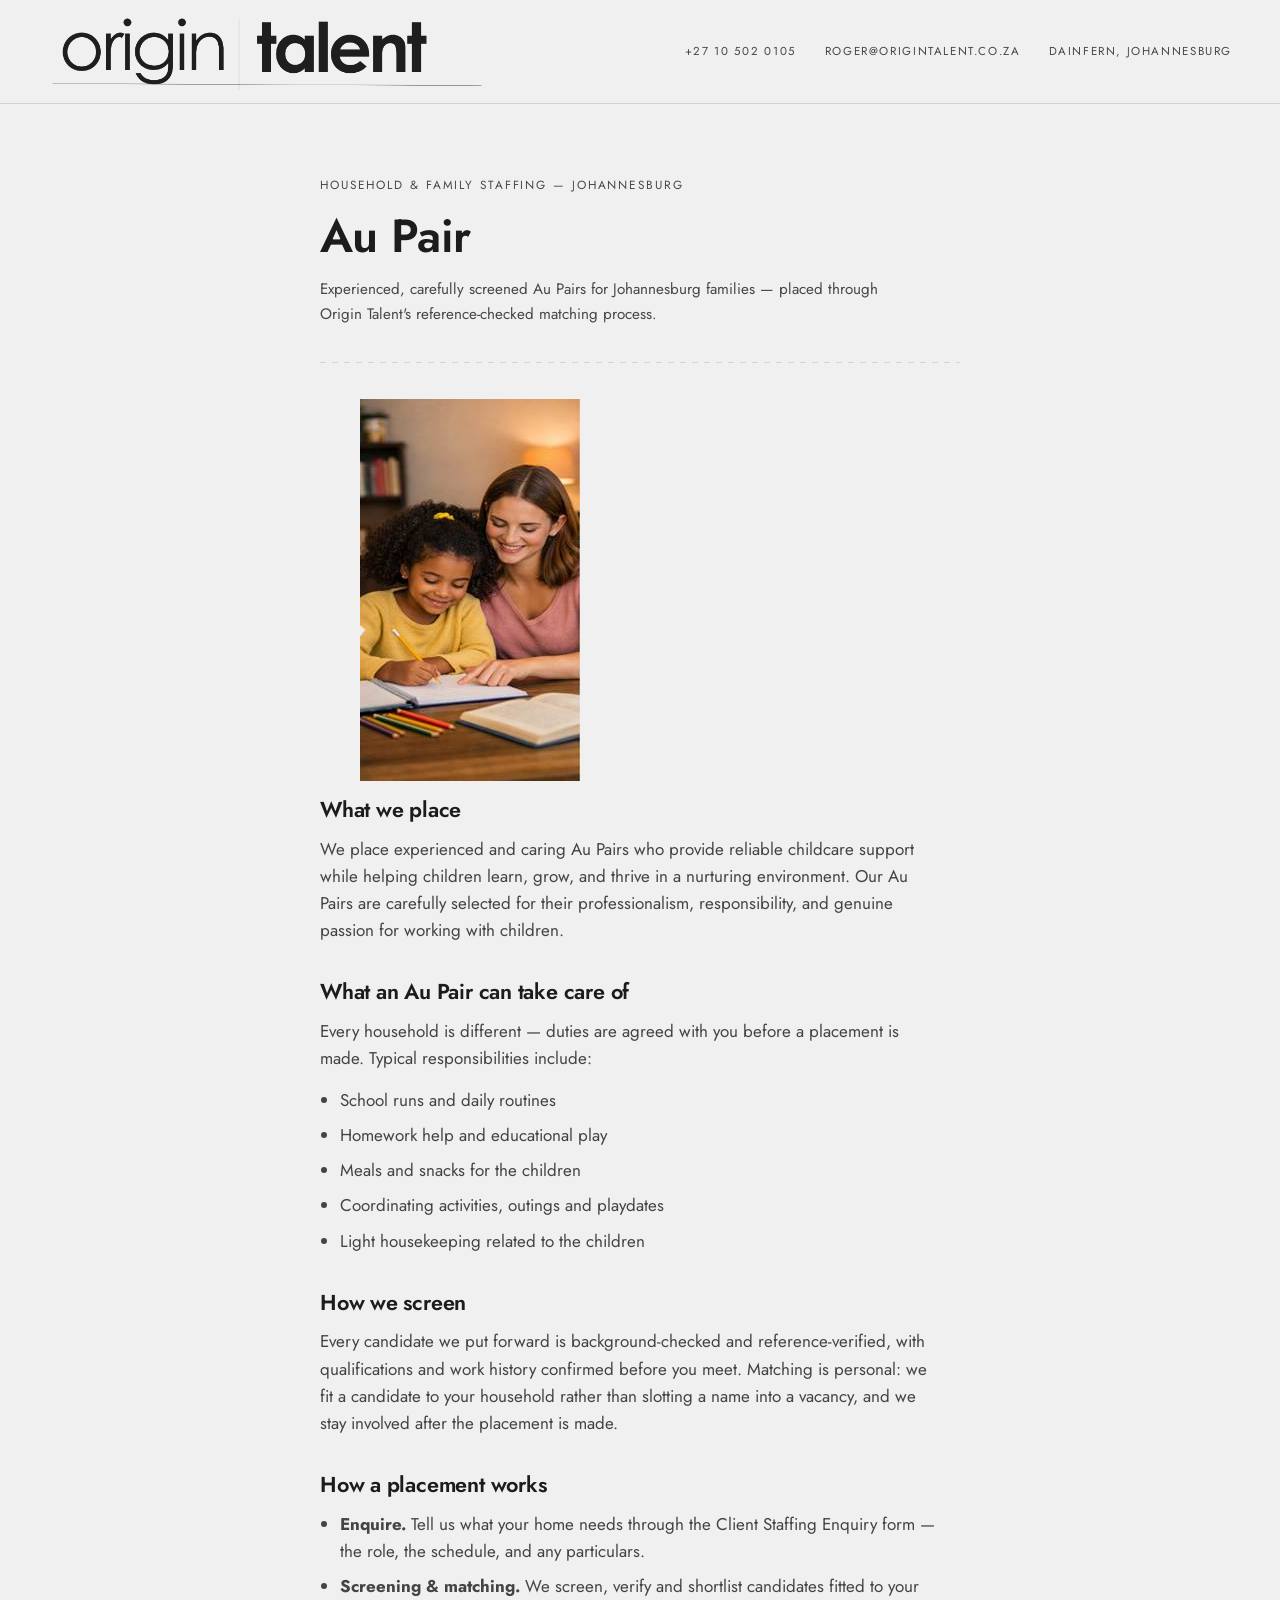
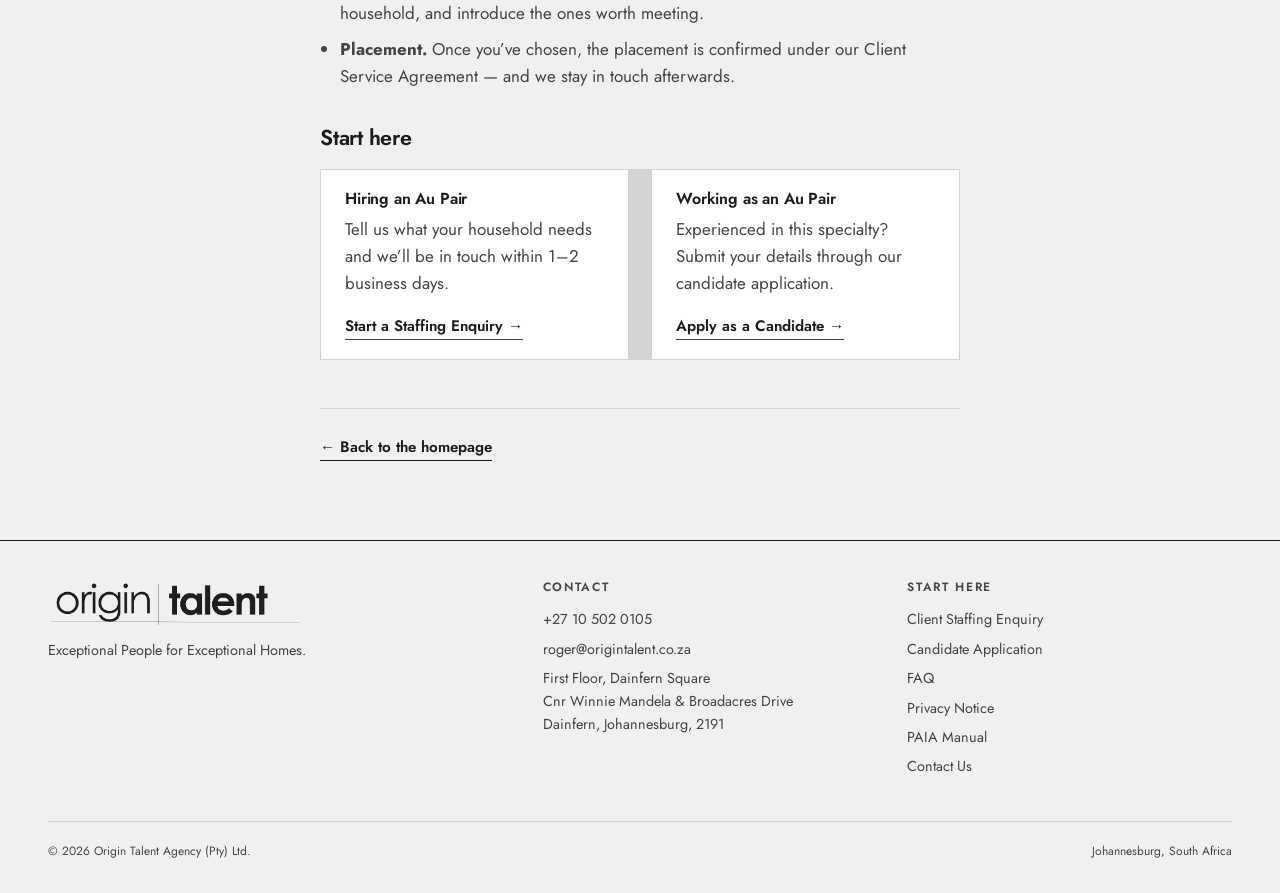
<file: services/au-pair.html>
<!doctype html>
<html lang="en-ZA">
<head>
<meta charset="UTF-8" />
<meta name="viewport" content="width=device-width, initial-scale=1.0" />
<title>Hire an Au Pair in Johannesburg — Origin Talent</title>
<meta name="description" content="Vetted, reference-checked Au Pairs for Johannesburg families. Origin Talent screens and places experienced Au Pairs matched to your household." />
<link rel="canonical" href="https://origintalent.co.za/services/au-pair.html" />
<meta property="og:type" content="website" />
<meta property="og:site_name" content="Origin Talent" />
<meta property="og:title" content="Hire an Au Pair in Johannesburg — Origin Talent" />
<meta property="og:description" content="Vetted, reference-checked Au Pairs for Johannesburg families. Origin Talent screens and places experienced Au Pairs matched to your household." />
<meta property="og:url" content="https://origintalent.co.za/services/au-pair.html" />
<meta property="og:image" content="https://origintalent.co.za/assets/photography/brand/au-pair.png" />
<meta property="og:locale" content="en_ZA" />
<link rel="stylesheet" href="../src/style.css" />
<script type="application/ld+json">
{
  "@context": "https://schema.org",
  "@graph": [
    {
      "@type": "Service",
      "@id": "https://origintalent.co.za/services/au-pair.html#service",
      "name": "Au Pair — Origin Talent",
      "serviceType": "Au Pair placement",
      "description": "We place experienced and caring Au Pairs who provide reliable childcare support while helping children learn, grow, and thrive in a nurturing environment. Our Au Pairs are carefully selected for their professionalism, responsibility, and genuine passion for working with children.",
      "url": "https://origintalent.co.za/services/au-pair.html",
      "image": "https://origintalent.co.za/assets/photography/brand/au-pair.png",
      "areaServed": {
        "@type": "City",
        "name": "Johannesburg"
      },
      "provider": {
        "@type": "EmploymentAgency",
        "@id": "https://origintalent.co.za/#organization",
        "name": "Origin Talent",
        "url": "https://origintalent.co.za/",
        "telephone": "+27 10 502 0105"
      }
    },
    {
      "@type": "BreadcrumbList",
      "itemListElement": [
        {
          "@type": "ListItem",
          "position": 1,
          "name": "Home",
          "item": "https://origintalent.co.za/"
        },
        {
          "@type": "ListItem",
          "position": 2,
          "name": "Au Pair",
          "item": "https://origintalent.co.za/services/au-pair.html"
        }
      ]
    }
  ]
}
</script>
</head>
<body>

<header class="masthead">
  <div class="wrap masthead__bar">
    <a class="masthead__logo" href="../index.html#top" aria-label="Origin Talent home">
      <img src="../assets/brand/origin-talent-black-transparent.png" alt="Origin Talent" width="277" height="48" />
    </a>
    <div class="masthead__contact">
      <a href="tel:+27105020105">+27 10 502 0105</a>
      <a href="mailto:roger@origintalent.co.za">roger@origintalent.co.za</a>
      <span>Dainfern, Johannesburg</span>
    </div>
  </div>
</header>

<main class="wrap legal">
  <p class="legal__eyebrow">Household &amp; Family Staffing &mdash; Johannesburg</p>
  <h1 class="legal__title">Au Pair</h1>
  <p class="legal__updated">Experienced, carefully screened Au Pairs for Johannesburg families — placed through Origin Talent's reference-checked matching process.</p>

  <hr class="snapline" />

  <figure class="legal__figure">
    <img src="../assets/photography/brand/au-pair.png" alt="An au pair helping a young girl with schoolwork at the kitchen table" loading="lazy" />
  </figure>

  <section class="legal__section">
    <h2>What we place</h2>
    <p>We place experienced and caring Au Pairs who provide reliable childcare support while helping children learn, grow, and thrive in a nurturing environment. Our Au Pairs are carefully selected for their professionalism, responsibility, and genuine passion for working with children.</p>
  </section>

  <section class="legal__section">
    <h2>What an Au Pair can take care of</h2>
    <p>Every household is different &mdash; duties are agreed with you before a placement is made. Typical responsibilities include:</p>
    <ul>
      <li>School runs and daily routines</li>
      <li>Homework help and educational play</li>
      <li>Meals and snacks for the children</li>
      <li>Coordinating activities, outings and playdates</li>
      <li>Light housekeeping related to the children</li>
    </ul>
  </section>

  <section class="legal__section">
    <h2>How we screen</h2>
    <p>Every candidate we put forward is background-checked and reference-verified, with qualifications and work history confirmed before you meet. Matching is personal: we fit a candidate to your household rather than slotting a name into a vacancy, and we stay involved after the placement is made.</p>
  </section>

  <section class="legal__section">
    <h2>How a placement works</h2>
    <ul>
      <li><strong>Enquire.</strong> Tell us what your home needs through the Client Staffing Enquiry form &mdash; the role, the schedule, and any particulars.</li>
      <li><strong>Screening &amp; matching.</strong> We screen, verify and shortlist candidates fitted to your household, and introduce the ones worth meeting.</li>
      <li><strong>Placement.</strong> Once you&rsquo;ve chosen, the placement is confirmed under our Client Service Agreement &mdash; and we stay in touch afterwards.</li>
    </ul>
  </section>

  <section class="legal__section">
    <h2>Start here</h2>
    <div class="legal__grid">
      <div>
        <h3>Hiring an Au Pair</h3>
        <p>Tell us what your household needs and we&rsquo;ll be in touch within 1&ndash;2 business days.</p>
        <a class="link-cta" href="../index.html?role=Au%20Pair#enquire">Start a Staffing Enquiry &rarr;</a>
      </div>
      <div>
        <h3>Working as an Au Pair</h3>
        <p>Experienced in this specialty? Submit your details through our candidate application.</p>
        <a class="link-cta" href="../index.html#apply">Apply as a Candidate &rarr;</a>
      </div>
    </div>
  </section>

  <div class="legal__back">
    <a class="link-cta" href="../index.html#top">&larr; Back to the homepage</a>
  </div>
</main>

<footer class="site-footer wrap">
  <div class="footer-grid">
    <div>
      <img class="footer-logo" src="../assets/brand/origin-talent-black-transparent.png" alt="Origin Talent" width="299" height="52" />
      <p>Exceptional People for Exceptional Homes.</p>
    </div>
    <div>
      <h4>Contact</h4>
      <a href="tel:+27105020105">+27 10 502 0105</a>
      <a href="mailto:roger@origintalent.co.za">roger@origintalent.co.za</a>
      <p>First Floor, Dainfern Square<br />Cnr Winnie Mandela &amp; Broadacres Drive<br />Dainfern, Johannesburg, 2191</p>
    </div>
    <div>
      <h4>Start Here</h4>
      <a href="../index.html#enquire">Client Staffing Enquiry</a>
      <a href="../index.html#apply">Candidate Application</a>
      <a href="../faq.html">FAQ</a>
      <a href="../privacy.html">Privacy Notice</a>
      <a href="../paia-manual.html">PAIA Manual</a>
      <a href="../contact.html">Contact Us</a>
    </div>
  </div>
  <div class="footer-bottom">
    <span>&copy; 2026 Origin Talent Agency (Pty) Ltd.</span>
    <span>Johannesburg, South Africa</span>
  </div>
</footer>

</body>
</html>
</file>
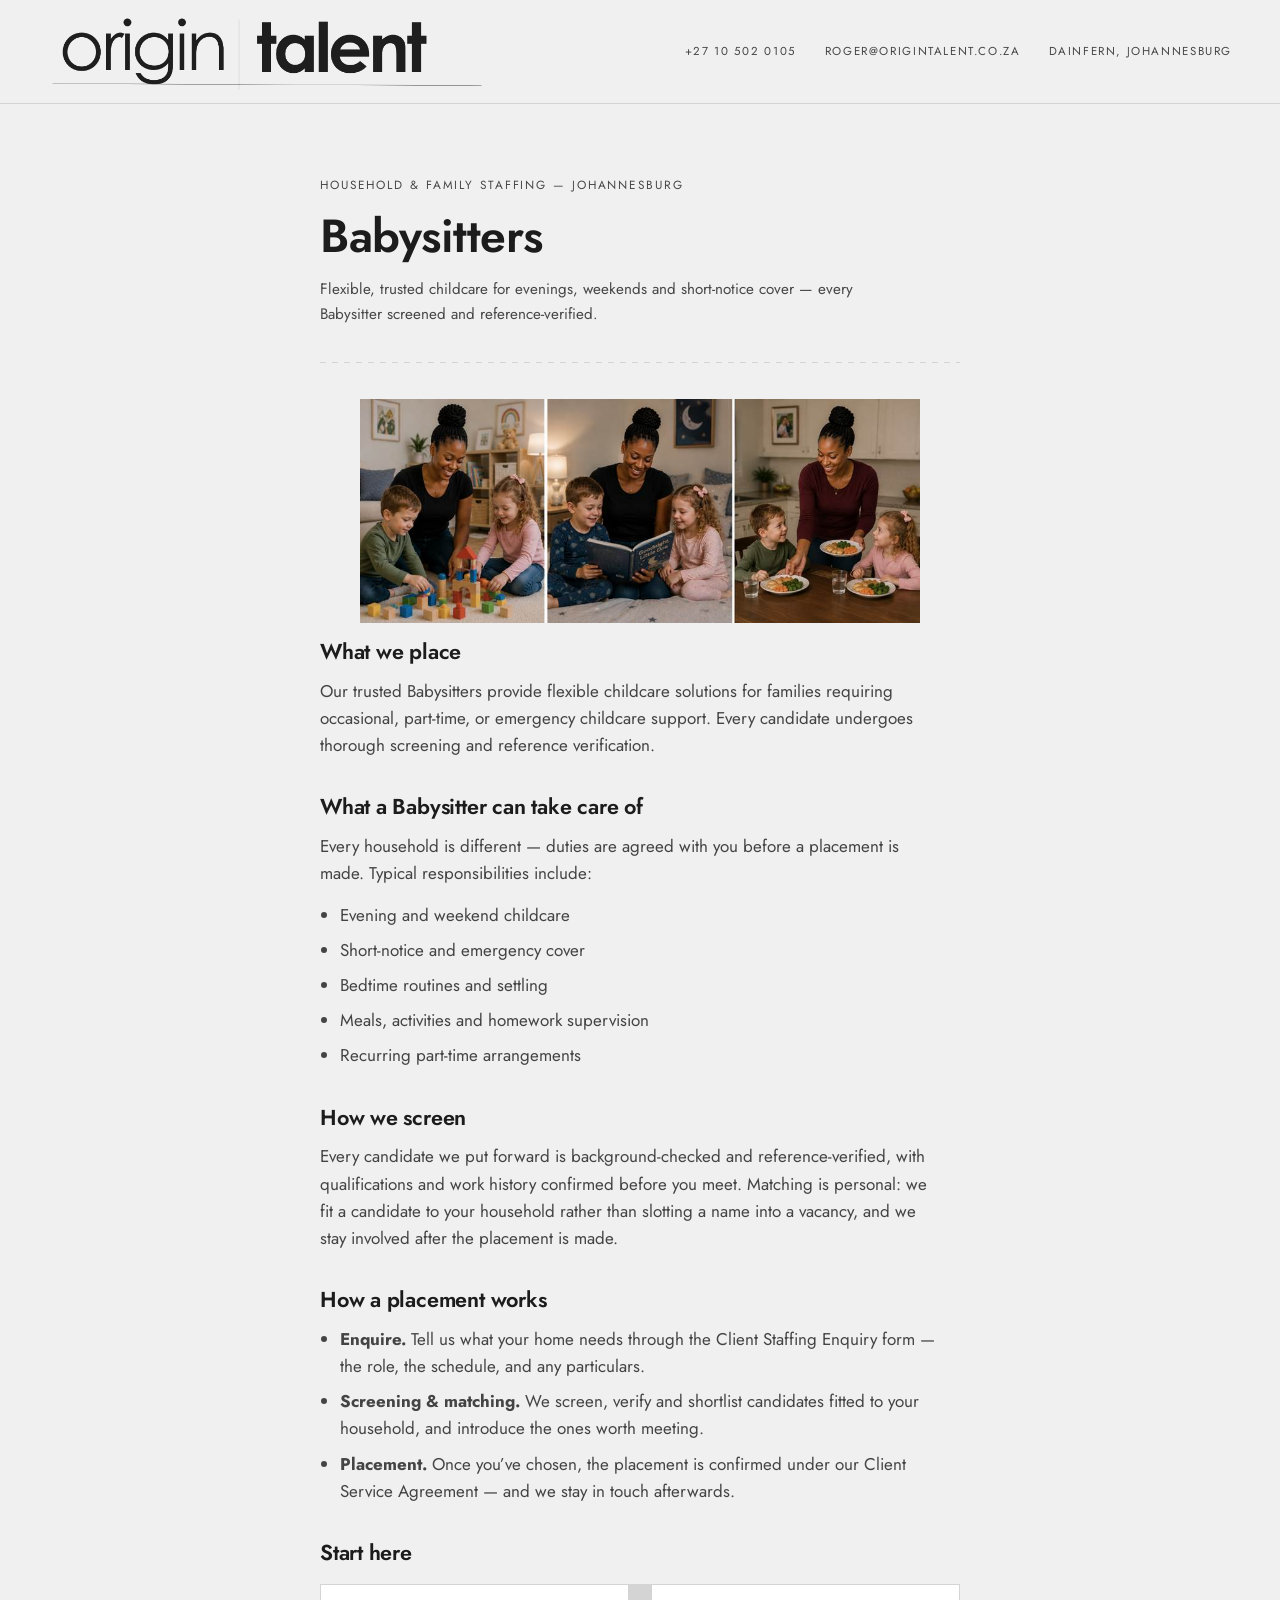
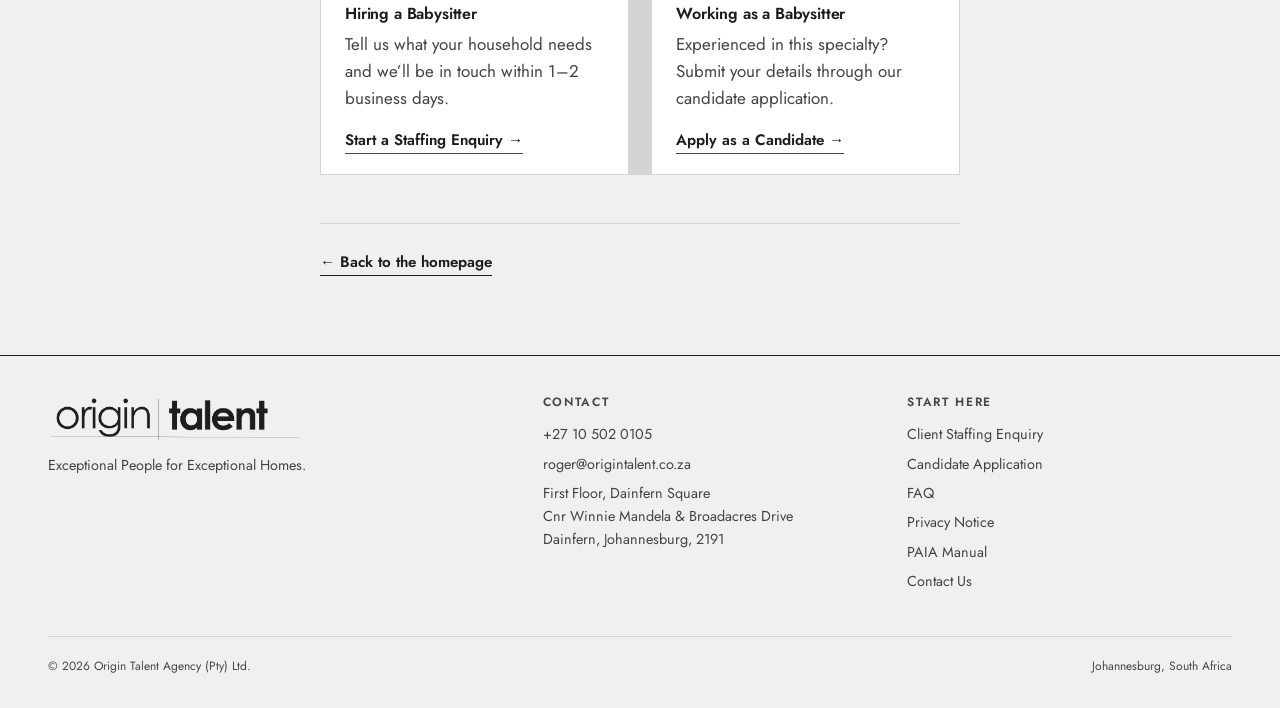
<file: services/babysitters.html>
<!doctype html>
<html lang="en-ZA">
<head>
<meta charset="UTF-8" />
<meta name="viewport" content="width=device-width, initial-scale=1.0" />
<title>Hire a Babysitter in Johannesburg — Origin Talent</title>
<meta name="description" content="Trusted, screened Babysitters in Johannesburg for occasional, part-time or emergency childcare — placed by Origin Talent." />
<link rel="canonical" href="https://origintalent.co.za/services/babysitters.html" />
<meta property="og:type" content="website" />
<meta property="og:site_name" content="Origin Talent" />
<meta property="og:title" content="Hire a Babysitter in Johannesburg — Origin Talent" />
<meta property="og:description" content="Trusted, screened Babysitters in Johannesburg for occasional, part-time or emergency childcare — placed by Origin Talent." />
<meta property="og:url" content="https://origintalent.co.za/services/babysitters.html" />
<meta property="og:image" content="https://origintalent.co.za/assets/photography/brand/babysitters.png" />
<meta property="og:locale" content="en_ZA" />
<link rel="stylesheet" href="../src/style.css" />
<script type="application/ld+json">
{
  "@context": "https://schema.org",
  "@graph": [
    {
      "@type": "Service",
      "@id": "https://origintalent.co.za/services/babysitters.html#service",
      "name": "Babysitters — Origin Talent",
      "serviceType": "Babysitters placement",
      "description": "Our trusted Babysitters provide flexible childcare solutions for families requiring occasional, part-time, or emergency childcare support. Every candidate undergoes thorough screening and reference verification.",
      "url": "https://origintalent.co.za/services/babysitters.html",
      "image": "https://origintalent.co.za/assets/photography/brand/babysitters.png",
      "areaServed": {
        "@type": "City",
        "name": "Johannesburg"
      },
      "provider": {
        "@type": "EmploymentAgency",
        "@id": "https://origintalent.co.za/#organization",
        "name": "Origin Talent",
        "url": "https://origintalent.co.za/",
        "telephone": "+27 10 502 0105"
      }
    },
    {
      "@type": "BreadcrumbList",
      "itemListElement": [
        {
          "@type": "ListItem",
          "position": 1,
          "name": "Home",
          "item": "https://origintalent.co.za/"
        },
        {
          "@type": "ListItem",
          "position": 2,
          "name": "Babysitters",
          "item": "https://origintalent.co.za/services/babysitters.html"
        }
      ]
    }
  ]
}
</script>
</head>
<body>

<header class="masthead">
  <div class="wrap masthead__bar">
    <a class="masthead__logo" href="../index.html#top" aria-label="Origin Talent home">
      <img src="../assets/brand/origin-talent-black-transparent.png" alt="Origin Talent" width="277" height="48" />
    </a>
    <div class="masthead__contact">
      <a href="tel:+27105020105">+27 10 502 0105</a>
      <a href="mailto:roger@origintalent.co.za">roger@origintalent.co.za</a>
      <span>Dainfern, Johannesburg</span>
    </div>
  </div>
</header>

<main class="wrap legal">
  <p class="legal__eyebrow">Household &amp; Family Staffing &mdash; Johannesburg</p>
  <h1 class="legal__title">Babysitters</h1>
  <p class="legal__updated">Flexible, trusted childcare for evenings, weekends and short-notice cover — every Babysitter screened and reference-verified.</p>

  <hr class="snapline" />

  <figure class="legal__figure">
    <img src="../assets/photography/brand/babysitters.png" alt="A babysitter playing with, reading to, and serving a meal to two children" loading="lazy" />
  </figure>

  <section class="legal__section">
    <h2>What we place</h2>
    <p>Our trusted Babysitters provide flexible childcare solutions for families requiring occasional, part-time, or emergency childcare support. Every candidate undergoes thorough screening and reference verification.</p>
  </section>

  <section class="legal__section">
    <h2>What a Babysitter can take care of</h2>
    <p>Every household is different &mdash; duties are agreed with you before a placement is made. Typical responsibilities include:</p>
    <ul>
      <li>Evening and weekend childcare</li>
      <li>Short-notice and emergency cover</li>
      <li>Bedtime routines and settling</li>
      <li>Meals, activities and homework supervision</li>
      <li>Recurring part-time arrangements</li>
    </ul>
  </section>

  <section class="legal__section">
    <h2>How we screen</h2>
    <p>Every candidate we put forward is background-checked and reference-verified, with qualifications and work history confirmed before you meet. Matching is personal: we fit a candidate to your household rather than slotting a name into a vacancy, and we stay involved after the placement is made.</p>
  </section>

  <section class="legal__section">
    <h2>How a placement works</h2>
    <ul>
      <li><strong>Enquire.</strong> Tell us what your home needs through the Client Staffing Enquiry form &mdash; the role, the schedule, and any particulars.</li>
      <li><strong>Screening &amp; matching.</strong> We screen, verify and shortlist candidates fitted to your household, and introduce the ones worth meeting.</li>
      <li><strong>Placement.</strong> Once you&rsquo;ve chosen, the placement is confirmed under our Client Service Agreement &mdash; and we stay in touch afterwards.</li>
    </ul>
  </section>

  <section class="legal__section">
    <h2>Start here</h2>
    <div class="legal__grid">
      <div>
        <h3>Hiring a Babysitter</h3>
        <p>Tell us what your household needs and we&rsquo;ll be in touch within 1&ndash;2 business days.</p>
        <a class="link-cta" href="../index.html?role=Babysitters#enquire">Start a Staffing Enquiry &rarr;</a>
      </div>
      <div>
        <h3>Working as a Babysitter</h3>
        <p>Experienced in this specialty? Submit your details through our candidate application.</p>
        <a class="link-cta" href="../index.html#apply">Apply as a Candidate &rarr;</a>
      </div>
    </div>
  </section>

  <div class="legal__back">
    <a class="link-cta" href="../index.html#top">&larr; Back to the homepage</a>
  </div>
</main>

<footer class="site-footer wrap">
  <div class="footer-grid">
    <div>
      <img class="footer-logo" src="../assets/brand/origin-talent-black-transparent.png" alt="Origin Talent" width="299" height="52" />
      <p>Exceptional People for Exceptional Homes.</p>
    </div>
    <div>
      <h4>Contact</h4>
      <a href="tel:+27105020105">+27 10 502 0105</a>
      <a href="mailto:roger@origintalent.co.za">roger@origintalent.co.za</a>
      <p>First Floor, Dainfern Square<br />Cnr Winnie Mandela &amp; Broadacres Drive<br />Dainfern, Johannesburg, 2191</p>
    </div>
    <div>
      <h4>Start Here</h4>
      <a href="../index.html#enquire">Client Staffing Enquiry</a>
      <a href="../index.html#apply">Candidate Application</a>
      <a href="../faq.html">FAQ</a>
      <a href="../privacy.html">Privacy Notice</a>
      <a href="../paia-manual.html">PAIA Manual</a>
      <a href="../contact.html">Contact Us</a>
    </div>
  </div>
  <div class="footer-bottom">
    <span>&copy; 2026 Origin Talent Agency (Pty) Ltd.</span>
    <span>Johannesburg, South Africa</span>
  </div>
</footer>

</body>
</html>
</file>
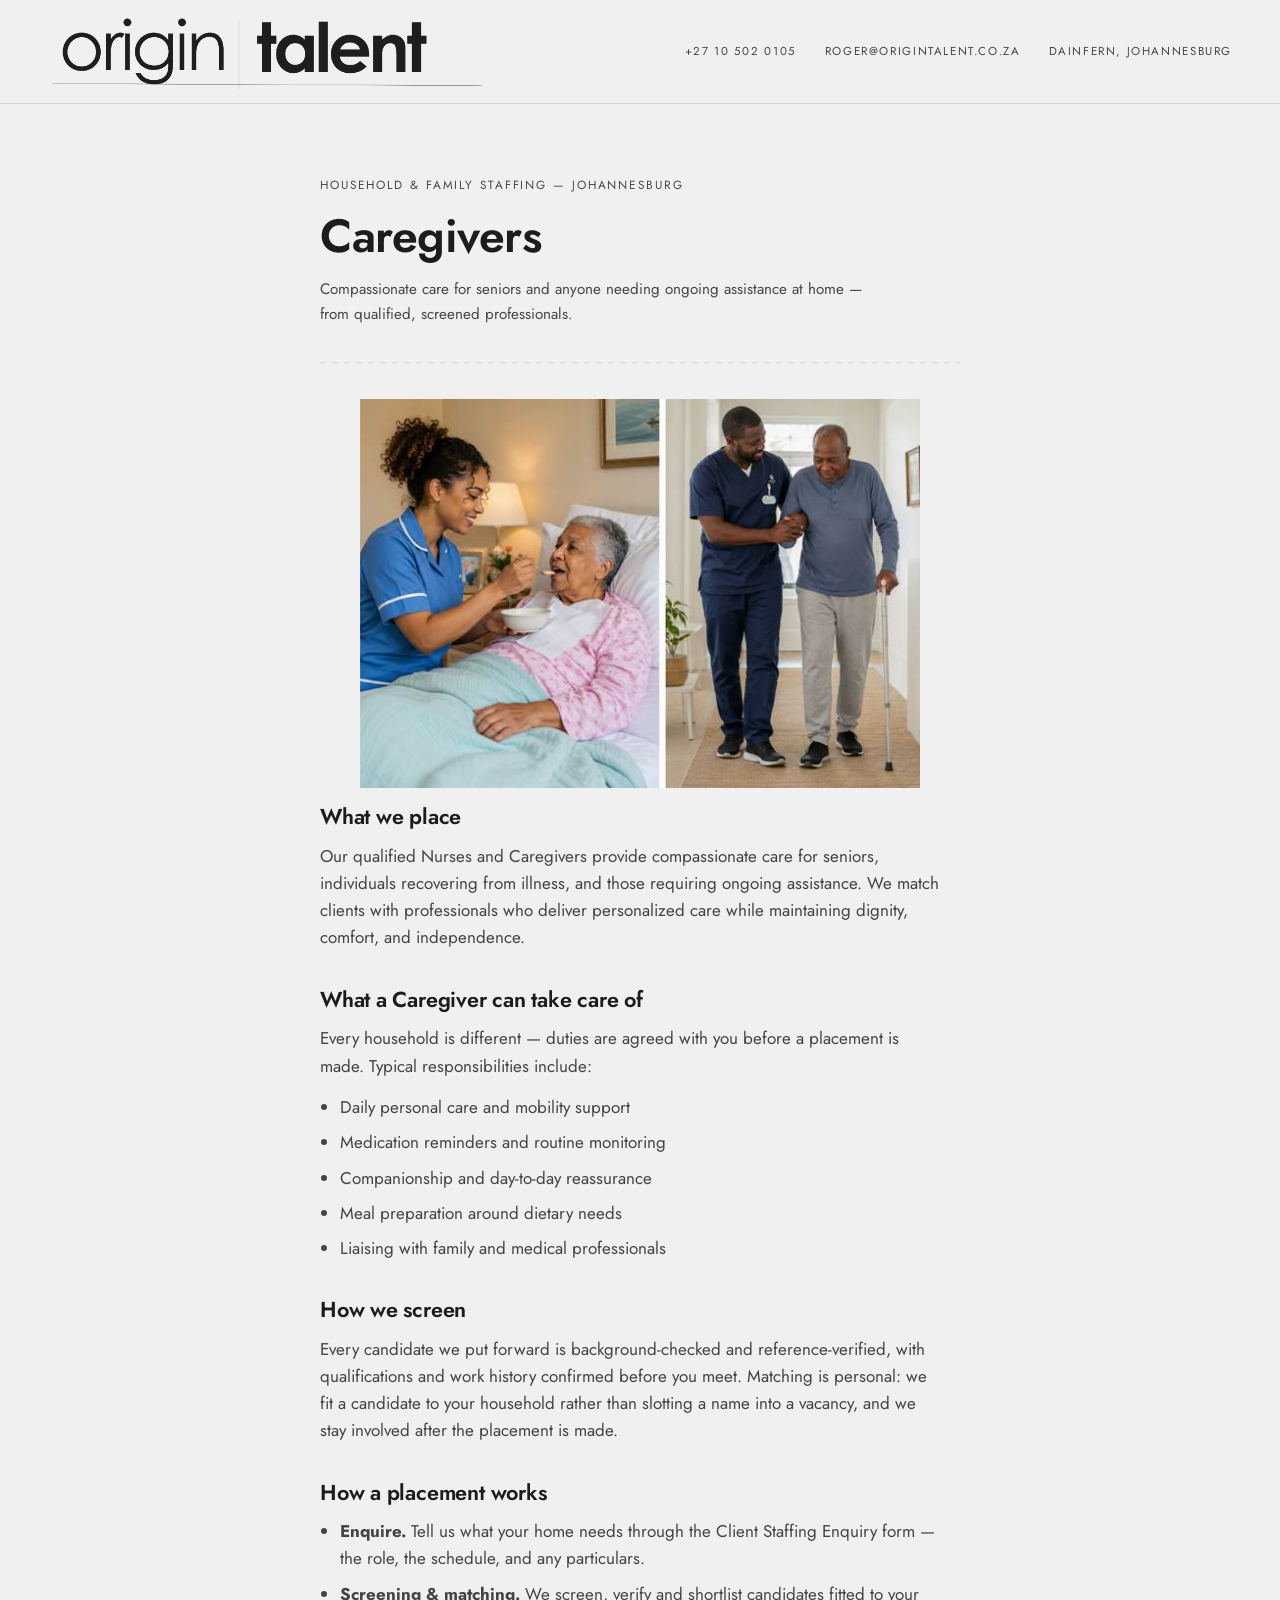
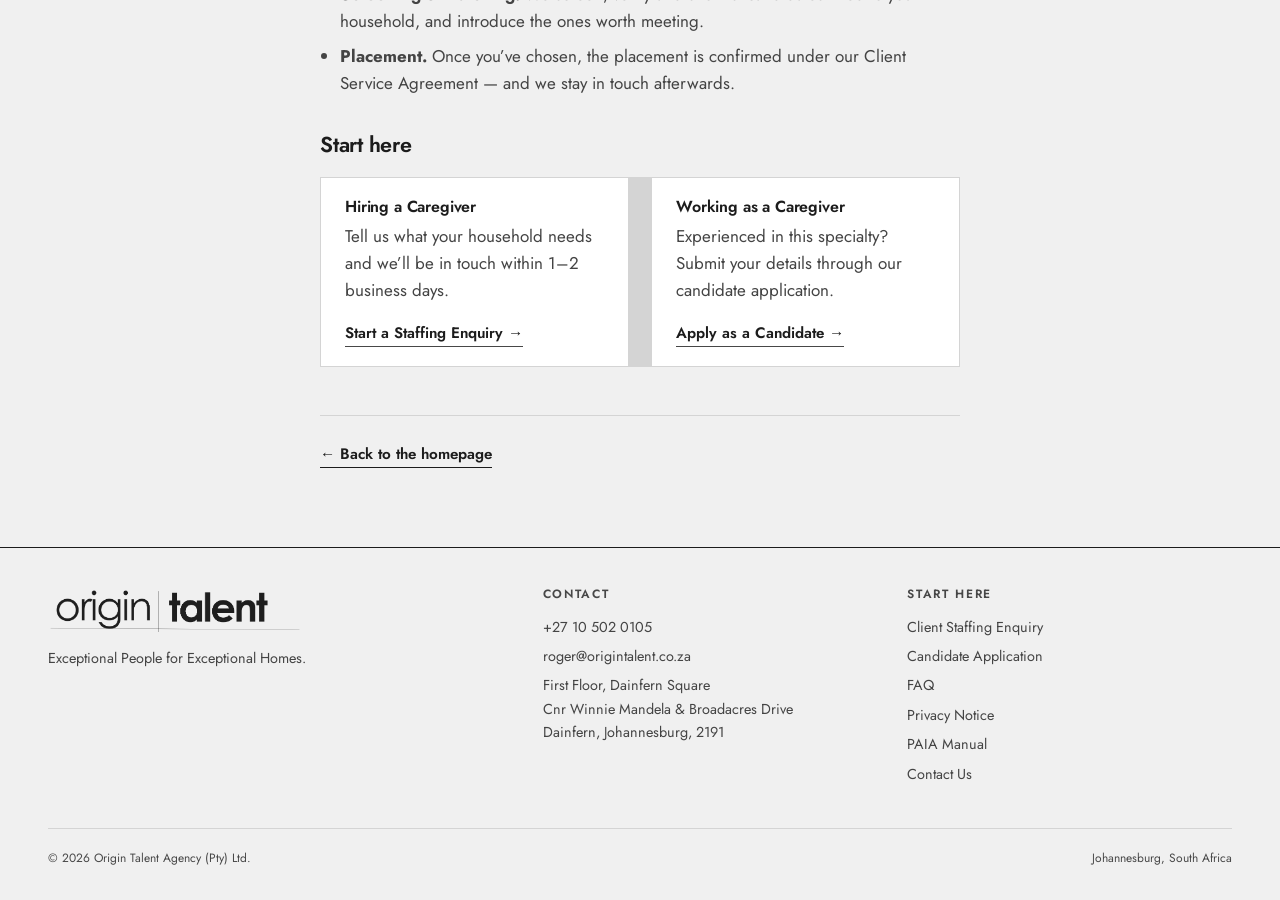
<file: services/caregivers.html>
<!doctype html>
<html lang="en-ZA">
<head>
<meta charset="UTF-8" />
<meta name="viewport" content="width=device-width, initial-scale=1.0" />
<title>Hire a Caregiver in Johannesburg — Origin Talent</title>
<meta name="description" content="Compassionate, screened Caregivers and qualified Nurses for seniors and home-based care in Johannesburg, placed and matched by Origin Talent." />
<link rel="canonical" href="https://origintalent.co.za/services/caregivers.html" />
<meta property="og:type" content="website" />
<meta property="og:site_name" content="Origin Talent" />
<meta property="og:title" content="Hire a Caregiver in Johannesburg — Origin Talent" />
<meta property="og:description" content="Compassionate, screened Caregivers and qualified Nurses for seniors and home-based care in Johannesburg, placed and matched by Origin Talent." />
<meta property="og:url" content="https://origintalent.co.za/services/caregivers.html" />
<meta property="og:image" content="https://origintalent.co.za/assets/photography/brand/caregivers.png" />
<meta property="og:locale" content="en_ZA" />
<link rel="stylesheet" href="../src/style.css" />
<script type="application/ld+json">
{
  "@context": "https://schema.org",
  "@graph": [
    {
      "@type": "Service",
      "@id": "https://origintalent.co.za/services/caregivers.html#service",
      "name": "Caregivers — Origin Talent",
      "serviceType": "Caregivers placement",
      "description": "Our qualified Nurses and Caregivers provide compassionate care for seniors, individuals recovering from illness, and those requiring ongoing assistance. We match clients with professionals who deliver personalized care while maintaining dignity, comfort, and independence.",
      "url": "https://origintalent.co.za/services/caregivers.html",
      "image": "https://origintalent.co.za/assets/photography/brand/caregivers.png",
      "areaServed": {
        "@type": "City",
        "name": "Johannesburg"
      },
      "provider": {
        "@type": "EmploymentAgency",
        "@id": "https://origintalent.co.za/#organization",
        "name": "Origin Talent",
        "url": "https://origintalent.co.za/",
        "telephone": "+27 10 502 0105"
      }
    },
    {
      "@type": "BreadcrumbList",
      "itemListElement": [
        {
          "@type": "ListItem",
          "position": 1,
          "name": "Home",
          "item": "https://origintalent.co.za/"
        },
        {
          "@type": "ListItem",
          "position": 2,
          "name": "Caregivers",
          "item": "https://origintalent.co.za/services/caregivers.html"
        }
      ]
    }
  ]
}
</script>
</head>
<body>

<header class="masthead">
  <div class="wrap masthead__bar">
    <a class="masthead__logo" href="../index.html#top" aria-label="Origin Talent home">
      <img src="../assets/brand/origin-talent-black-transparent.png" alt="Origin Talent" width="277" height="48" />
    </a>
    <div class="masthead__contact">
      <a href="tel:+27105020105">+27 10 502 0105</a>
      <a href="mailto:roger@origintalent.co.za">roger@origintalent.co.za</a>
      <span>Dainfern, Johannesburg</span>
    </div>
  </div>
</header>

<main class="wrap legal">
  <p class="legal__eyebrow">Household &amp; Family Staffing &mdash; Johannesburg</p>
  <h1 class="legal__title">Caregivers</h1>
  <p class="legal__updated">Compassionate care for seniors and anyone needing ongoing assistance at home — from qualified, screened professionals.</p>

  <hr class="snapline" />

  <figure class="legal__figure">
    <img src="../assets/photography/brand/caregivers.png" alt="A caregiver assisting an elderly client at home, and a caregiver walking with an elderly man" loading="lazy" />
  </figure>

  <section class="legal__section">
    <h2>What we place</h2>
    <p>Our qualified Nurses and Caregivers provide compassionate care for seniors, individuals recovering from illness, and those requiring ongoing assistance. We match clients with professionals who deliver personalized care while maintaining dignity, comfort, and independence.</p>
  </section>

  <section class="legal__section">
    <h2>What a Caregiver can take care of</h2>
    <p>Every household is different &mdash; duties are agreed with you before a placement is made. Typical responsibilities include:</p>
    <ul>
      <li>Daily personal care and mobility support</li>
      <li>Medication reminders and routine monitoring</li>
      <li>Companionship and day-to-day reassurance</li>
      <li>Meal preparation around dietary needs</li>
      <li>Liaising with family and medical professionals</li>
    </ul>
  </section>

  <section class="legal__section">
    <h2>How we screen</h2>
    <p>Every candidate we put forward is background-checked and reference-verified, with qualifications and work history confirmed before you meet. Matching is personal: we fit a candidate to your household rather than slotting a name into a vacancy, and we stay involved after the placement is made.</p>
  </section>

  <section class="legal__section">
    <h2>How a placement works</h2>
    <ul>
      <li><strong>Enquire.</strong> Tell us what your home needs through the Client Staffing Enquiry form &mdash; the role, the schedule, and any particulars.</li>
      <li><strong>Screening &amp; matching.</strong> We screen, verify and shortlist candidates fitted to your household, and introduce the ones worth meeting.</li>
      <li><strong>Placement.</strong> Once you&rsquo;ve chosen, the placement is confirmed under our Client Service Agreement &mdash; and we stay in touch afterwards.</li>
    </ul>
  </section>

  <section class="legal__section">
    <h2>Start here</h2>
    <div class="legal__grid">
      <div>
        <h3>Hiring a Caregiver</h3>
        <p>Tell us what your household needs and we&rsquo;ll be in touch within 1&ndash;2 business days.</p>
        <a class="link-cta" href="../index.html?role=Caregivers#enquire">Start a Staffing Enquiry &rarr;</a>
      </div>
      <div>
        <h3>Working as a Caregiver</h3>
        <p>Experienced in this specialty? Submit your details through our candidate application.</p>
        <a class="link-cta" href="../index.html#apply">Apply as a Candidate &rarr;</a>
      </div>
    </div>
  </section>

  <div class="legal__back">
    <a class="link-cta" href="../index.html#top">&larr; Back to the homepage</a>
  </div>
</main>

<footer class="site-footer wrap">
  <div class="footer-grid">
    <div>
      <img class="footer-logo" src="../assets/brand/origin-talent-black-transparent.png" alt="Origin Talent" width="299" height="52" />
      <p>Exceptional People for Exceptional Homes.</p>
    </div>
    <div>
      <h4>Contact</h4>
      <a href="tel:+27105020105">+27 10 502 0105</a>
      <a href="mailto:roger@origintalent.co.za">roger@origintalent.co.za</a>
      <p>First Floor, Dainfern Square<br />Cnr Winnie Mandela &amp; Broadacres Drive<br />Dainfern, Johannesburg, 2191</p>
    </div>
    <div>
      <h4>Start Here</h4>
      <a href="../index.html#enquire">Client Staffing Enquiry</a>
      <a href="../index.html#apply">Candidate Application</a>
      <a href="../faq.html">FAQ</a>
      <a href="../privacy.html">Privacy Notice</a>
      <a href="../paia-manual.html">PAIA Manual</a>
      <a href="../contact.html">Contact Us</a>
    </div>
  </div>
  <div class="footer-bottom">
    <span>&copy; 2026 Origin Talent Agency (Pty) Ltd.</span>
    <span>Johannesburg, South Africa</span>
  </div>
</footer>

</body>
</html>
</file>
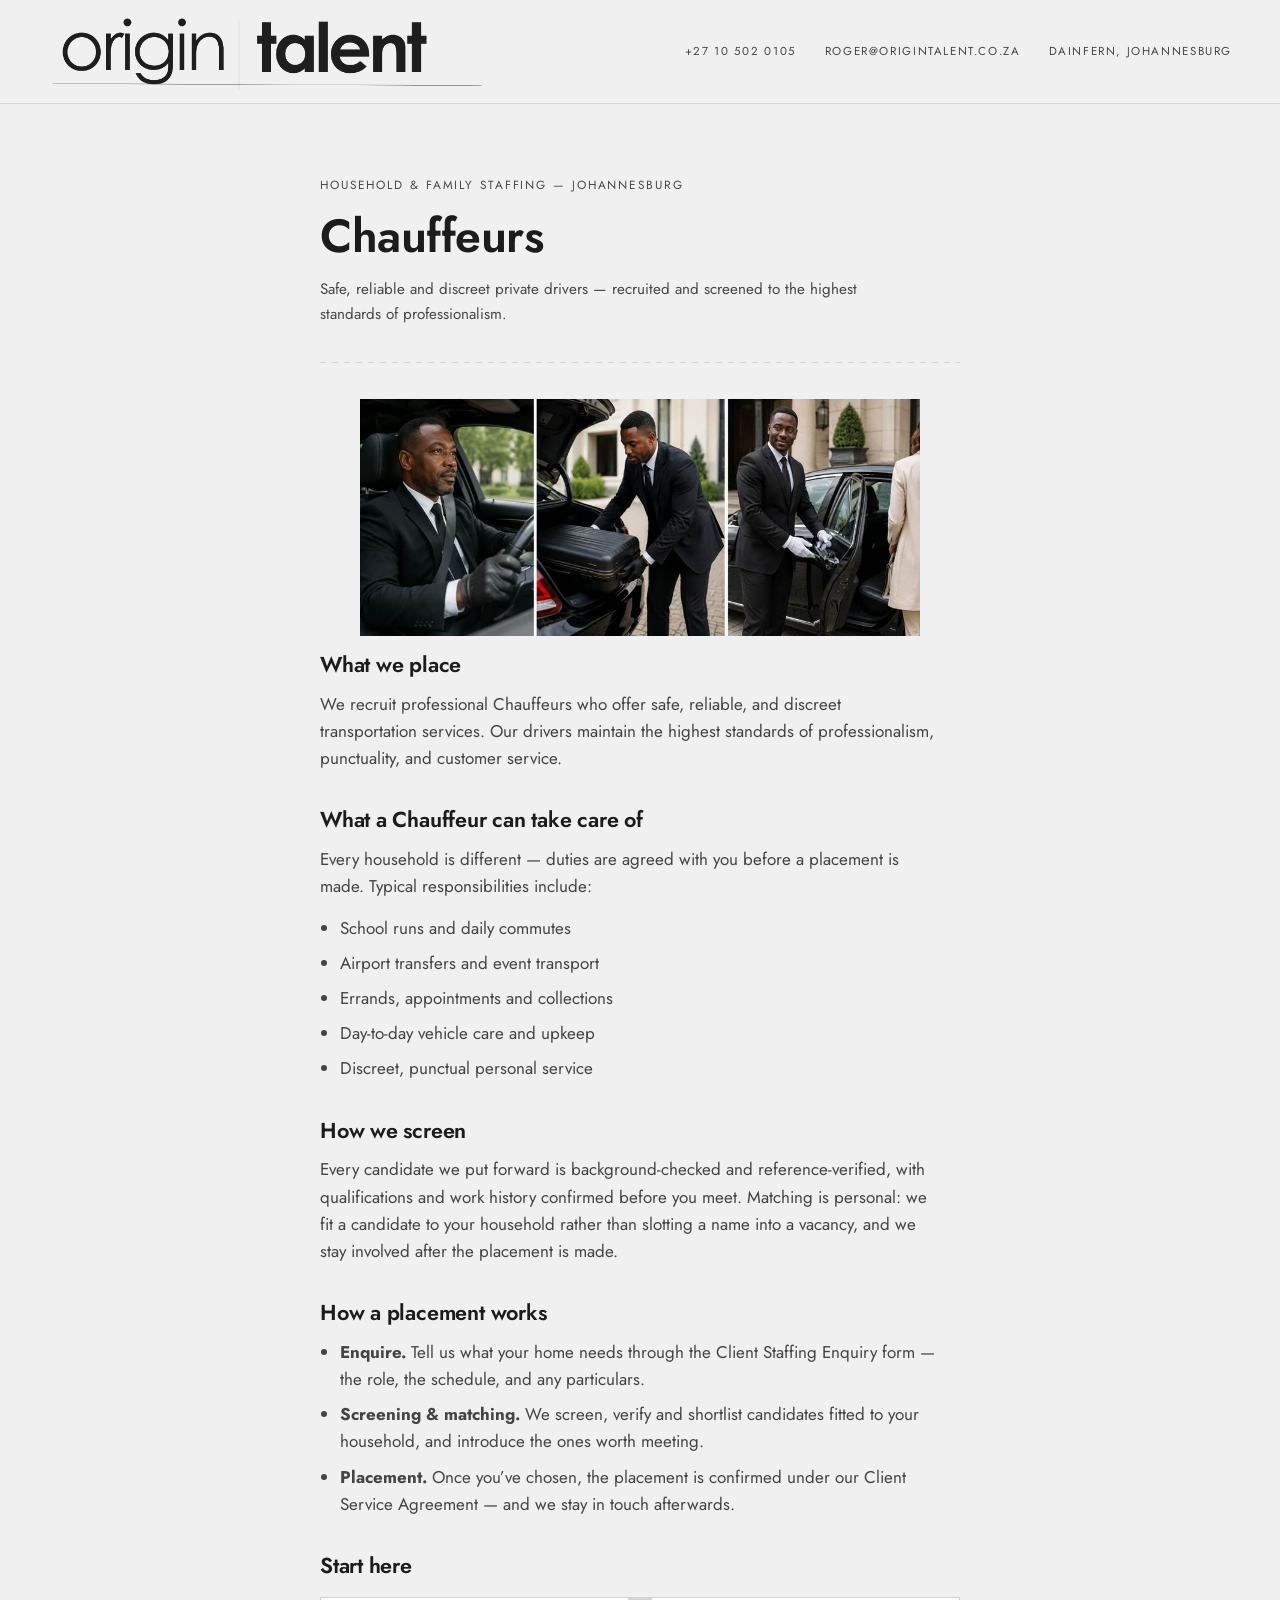
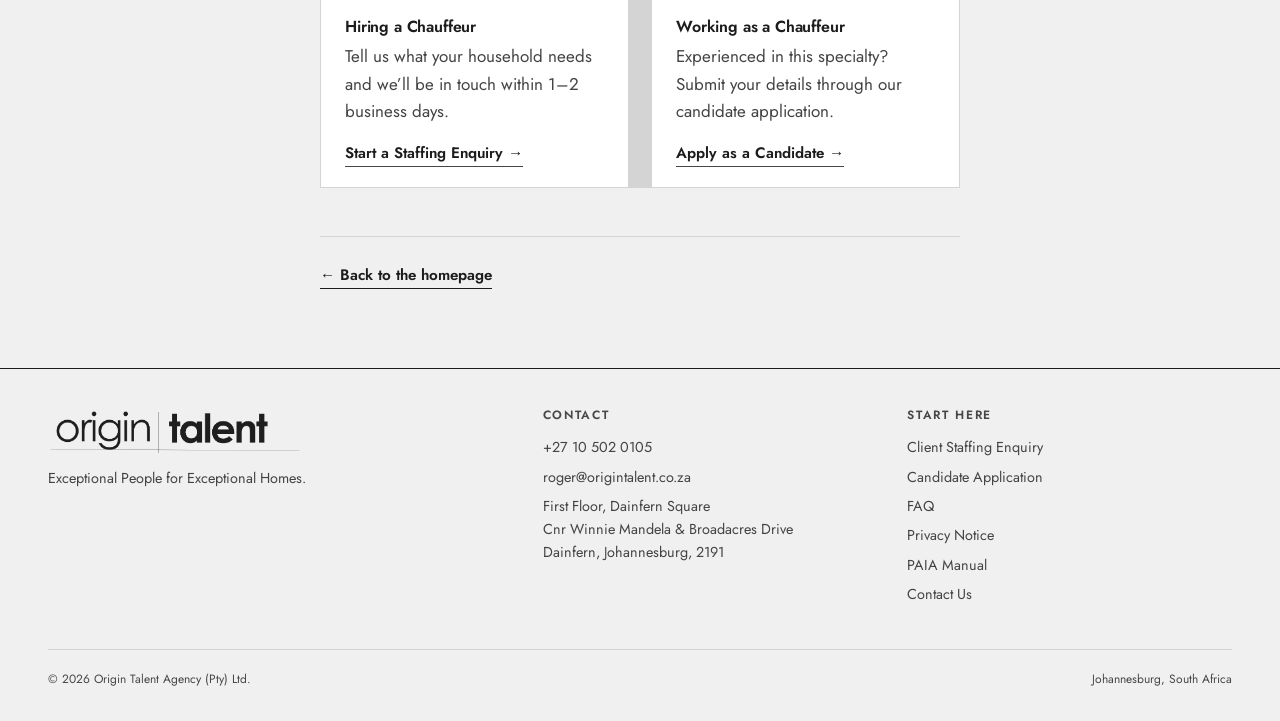
<file: services/chauffeurs.html>
<!doctype html>
<html lang="en-ZA">
<head>
<meta charset="UTF-8" />
<meta name="viewport" content="width=device-width, initial-scale=1.0" />
<title>Hire a Chauffeur in Johannesburg — Origin Talent</title>
<meta name="description" content="Professional private Chauffeurs in Johannesburg — safe, reliable, discreet drivers screened and placed by Origin Talent." />
<link rel="canonical" href="https://origintalent.co.za/services/chauffeurs.html" />
<meta property="og:type" content="website" />
<meta property="og:site_name" content="Origin Talent" />
<meta property="og:title" content="Hire a Chauffeur in Johannesburg — Origin Talent" />
<meta property="og:description" content="Professional private Chauffeurs in Johannesburg — safe, reliable, discreet drivers screened and placed by Origin Talent." />
<meta property="og:url" content="https://origintalent.co.za/services/chauffeurs.html" />
<meta property="og:image" content="https://origintalent.co.za/assets/photography/brand/chauffeurs.png" />
<meta property="og:locale" content="en_ZA" />
<link rel="stylesheet" href="../src/style.css" />
<script type="application/ld+json">
{
  "@context": "https://schema.org",
  "@graph": [
    {
      "@type": "Service",
      "@id": "https://origintalent.co.za/services/chauffeurs.html#service",
      "name": "Chauffeurs — Origin Talent",
      "serviceType": "Chauffeurs placement",
      "description": "We recruit professional Chauffeurs who offer safe, reliable, and discreet transportation services. Our drivers maintain the highest standards of professionalism, punctuality, and customer service.",
      "url": "https://origintalent.co.za/services/chauffeurs.html",
      "image": "https://origintalent.co.za/assets/photography/brand/chauffeurs.png",
      "areaServed": {
        "@type": "City",
        "name": "Johannesburg"
      },
      "provider": {
        "@type": "EmploymentAgency",
        "@id": "https://origintalent.co.za/#organization",
        "name": "Origin Talent",
        "url": "https://origintalent.co.za/",
        "telephone": "+27 10 502 0105"
      }
    },
    {
      "@type": "BreadcrumbList",
      "itemListElement": [
        {
          "@type": "ListItem",
          "position": 1,
          "name": "Home",
          "item": "https://origintalent.co.za/"
        },
        {
          "@type": "ListItem",
          "position": 2,
          "name": "Chauffeurs",
          "item": "https://origintalent.co.za/services/chauffeurs.html"
        }
      ]
    }
  ]
}
</script>
</head>
<body>

<header class="masthead">
  <div class="wrap masthead__bar">
    <a class="masthead__logo" href="../index.html#top" aria-label="Origin Talent home">
      <img src="../assets/brand/origin-talent-black-transparent.png" alt="Origin Talent" width="277" height="48" />
    </a>
    <div class="masthead__contact">
      <a href="tel:+27105020105">+27 10 502 0105</a>
      <a href="mailto:roger@origintalent.co.za">roger@origintalent.co.za</a>
      <span>Dainfern, Johannesburg</span>
    </div>
  </div>
</header>

<main class="wrap legal">
  <p class="legal__eyebrow">Household &amp; Family Staffing &mdash; Johannesburg</p>
  <h1 class="legal__title">Chauffeurs</h1>
  <p class="legal__updated">Safe, reliable and discreet private drivers — recruited and screened to the highest standards of professionalism.</p>

  <hr class="snapline" />

  <figure class="legal__figure">
    <img src="../assets/photography/brand/chauffeurs.png" alt="A professional chauffeur driving, loading luggage and opening a car door" loading="lazy" />
  </figure>

  <section class="legal__section">
    <h2>What we place</h2>
    <p>We recruit professional Chauffeurs who offer safe, reliable, and discreet transportation services. Our drivers maintain the highest standards of professionalism, punctuality, and customer service.</p>
  </section>

  <section class="legal__section">
    <h2>What a Chauffeur can take care of</h2>
    <p>Every household is different &mdash; duties are agreed with you before a placement is made. Typical responsibilities include:</p>
    <ul>
      <li>School runs and daily commutes</li>
      <li>Airport transfers and event transport</li>
      <li>Errands, appointments and collections</li>
      <li>Day-to-day vehicle care and upkeep</li>
      <li>Discreet, punctual personal service</li>
    </ul>
  </section>

  <section class="legal__section">
    <h2>How we screen</h2>
    <p>Every candidate we put forward is background-checked and reference-verified, with qualifications and work history confirmed before you meet. Matching is personal: we fit a candidate to your household rather than slotting a name into a vacancy, and we stay involved after the placement is made.</p>
  </section>

  <section class="legal__section">
    <h2>How a placement works</h2>
    <ul>
      <li><strong>Enquire.</strong> Tell us what your home needs through the Client Staffing Enquiry form &mdash; the role, the schedule, and any particulars.</li>
      <li><strong>Screening &amp; matching.</strong> We screen, verify and shortlist candidates fitted to your household, and introduce the ones worth meeting.</li>
      <li><strong>Placement.</strong> Once you&rsquo;ve chosen, the placement is confirmed under our Client Service Agreement &mdash; and we stay in touch afterwards.</li>
    </ul>
  </section>

  <section class="legal__section">
    <h2>Start here</h2>
    <div class="legal__grid">
      <div>
        <h3>Hiring a Chauffeur</h3>
        <p>Tell us what your household needs and we&rsquo;ll be in touch within 1&ndash;2 business days.</p>
        <a class="link-cta" href="../index.html?role=Chauffeurs#enquire">Start a Staffing Enquiry &rarr;</a>
      </div>
      <div>
        <h3>Working as a Chauffeur</h3>
        <p>Experienced in this specialty? Submit your details through our candidate application.</p>
        <a class="link-cta" href="../index.html#apply">Apply as a Candidate &rarr;</a>
      </div>
    </div>
  </section>

  <div class="legal__back">
    <a class="link-cta" href="../index.html#top">&larr; Back to the homepage</a>
  </div>
</main>

<footer class="site-footer wrap">
  <div class="footer-grid">
    <div>
      <img class="footer-logo" src="../assets/brand/origin-talent-black-transparent.png" alt="Origin Talent" width="299" height="52" />
      <p>Exceptional People for Exceptional Homes.</p>
    </div>
    <div>
      <h4>Contact</h4>
      <a href="tel:+27105020105">+27 10 502 0105</a>
      <a href="mailto:roger@origintalent.co.za">roger@origintalent.co.za</a>
      <p>First Floor, Dainfern Square<br />Cnr Winnie Mandela &amp; Broadacres Drive<br />Dainfern, Johannesburg, 2191</p>
    </div>
    <div>
      <h4>Start Here</h4>
      <a href="../index.html#enquire">Client Staffing Enquiry</a>
      <a href="../index.html#apply">Candidate Application</a>
      <a href="../faq.html">FAQ</a>
      <a href="../privacy.html">Privacy Notice</a>
      <a href="../paia-manual.html">PAIA Manual</a>
      <a href="../contact.html">Contact Us</a>
    </div>
  </div>
  <div class="footer-bottom">
    <span>&copy; 2026 Origin Talent Agency (Pty) Ltd.</span>
    <span>Johannesburg, South Africa</span>
  </div>
</footer>

</body>
</html>
</file>
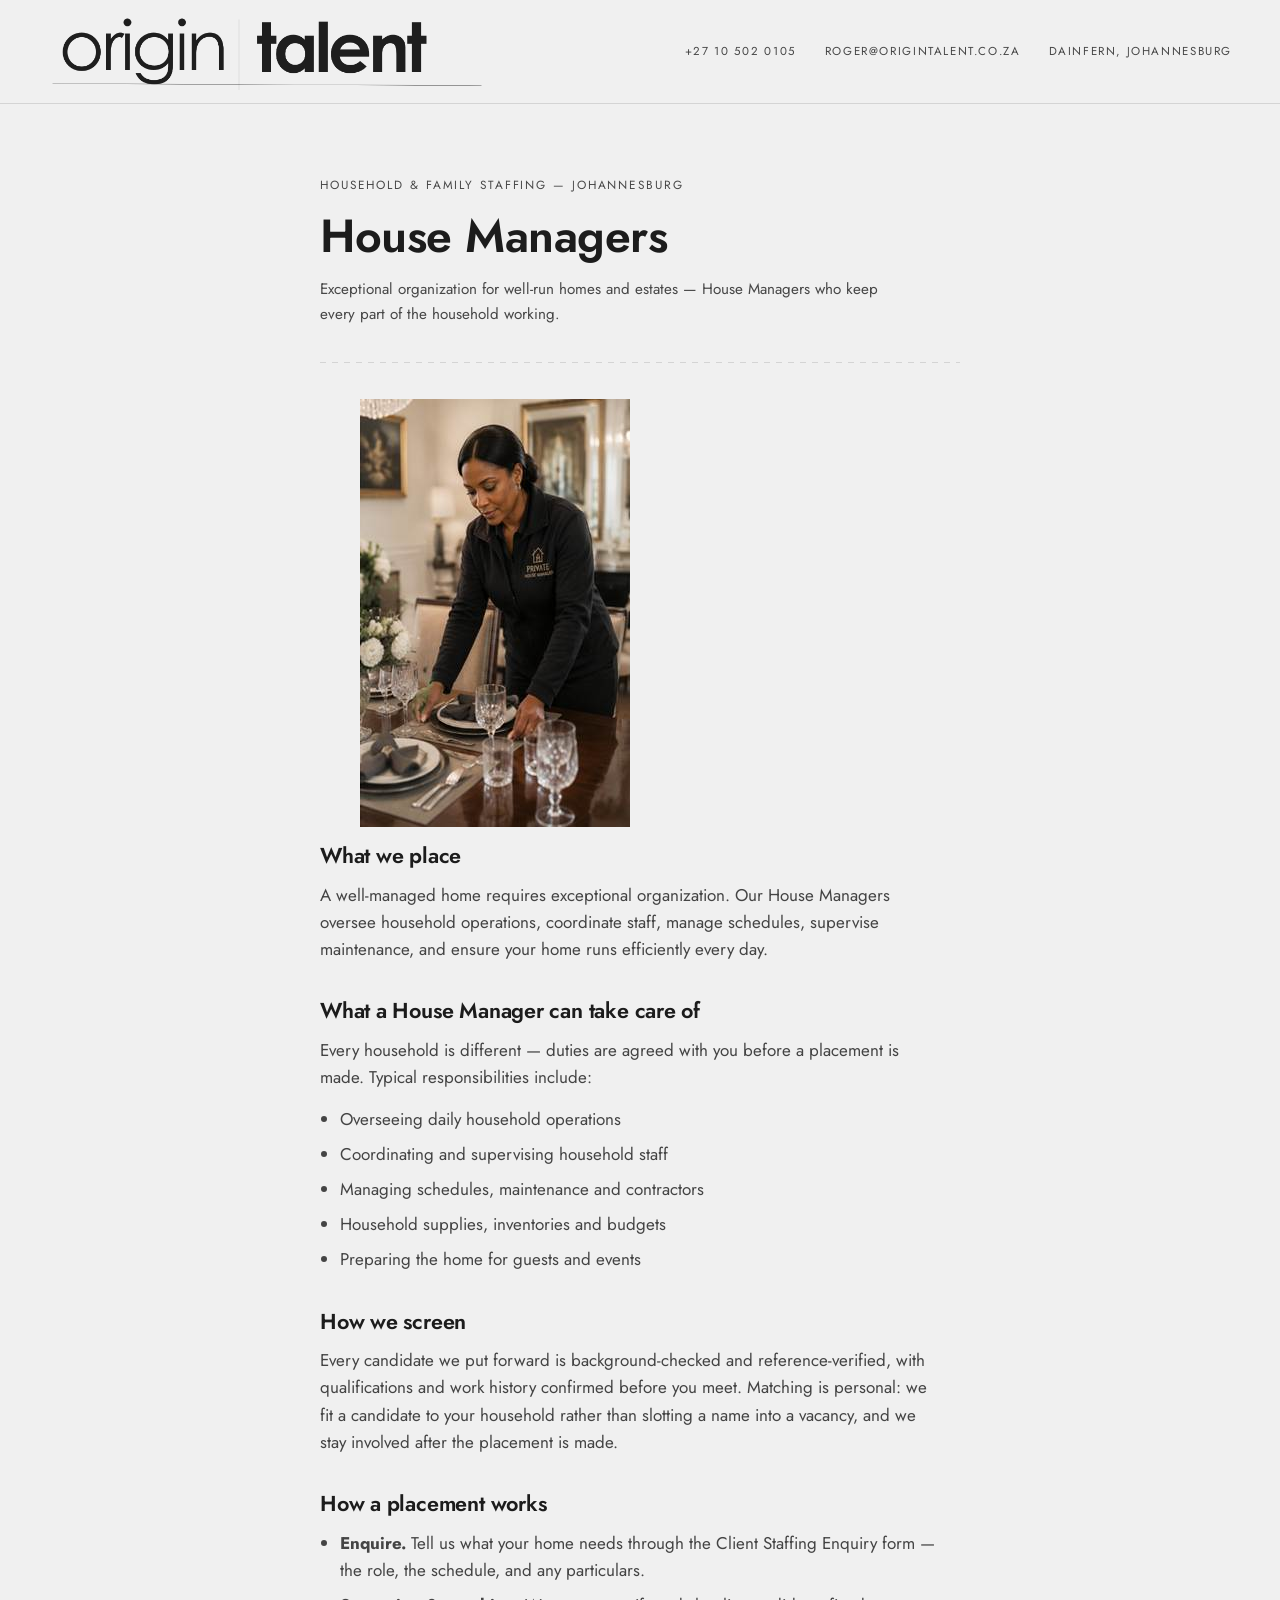
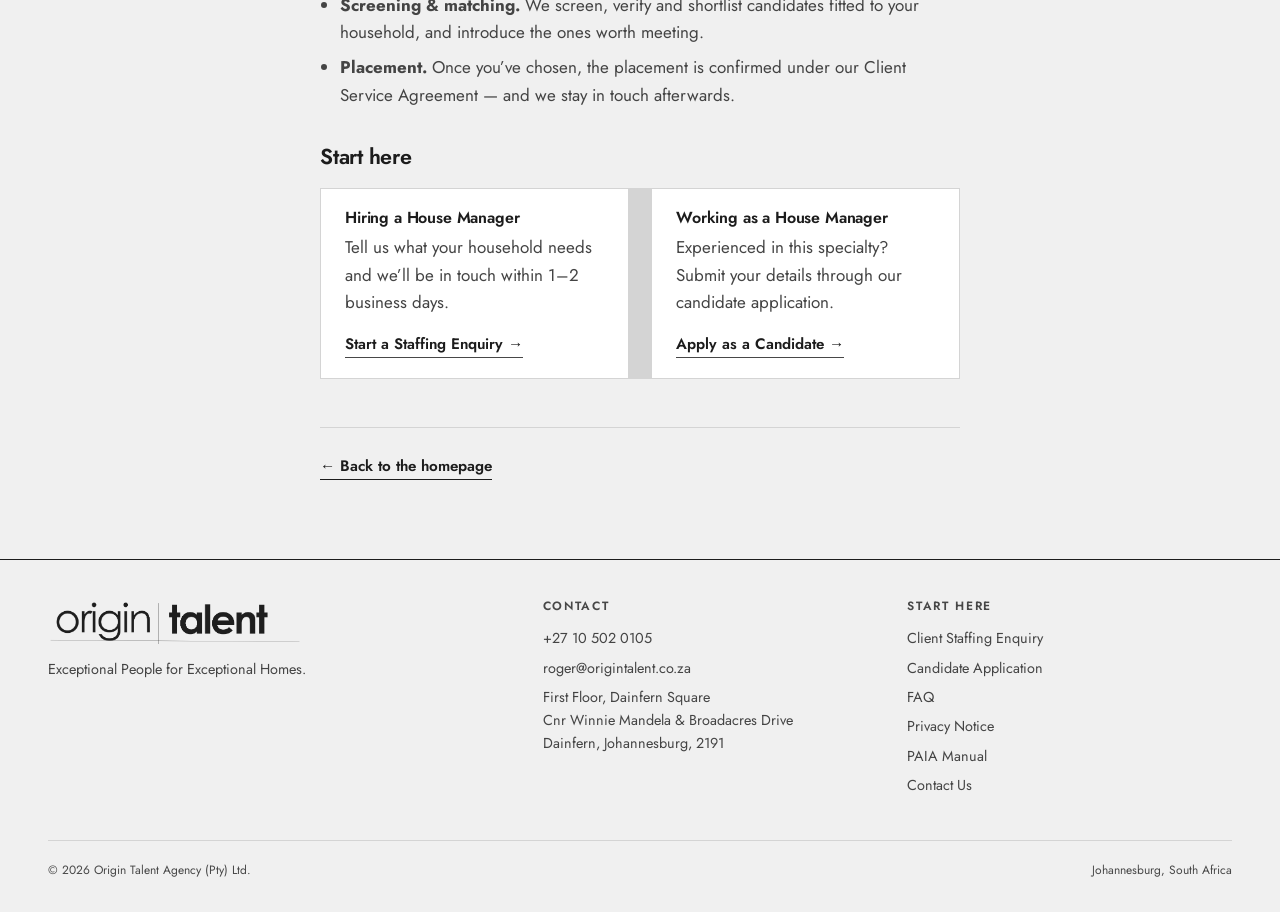
<file: services/house-managers.html>
<!doctype html>
<html lang="en-ZA">
<head>
<meta charset="UTF-8" />
<meta name="viewport" content="width=device-width, initial-scale=1.0" />
<title>Hire a House Manager in Johannesburg — Origin Talent</title>
<meta name="description" content="Professional House Managers for Johannesburg homes and estates — screened, reference-verified and placed by Origin Talent." />
<link rel="canonical" href="https://origintalent.co.za/services/house-managers.html" />
<meta property="og:type" content="website" />
<meta property="og:site_name" content="Origin Talent" />
<meta property="og:title" content="Hire a House Manager in Johannesburg — Origin Talent" />
<meta property="og:description" content="Professional House Managers for Johannesburg homes and estates — screened, reference-verified and placed by Origin Talent." />
<meta property="og:url" content="https://origintalent.co.za/services/house-managers.html" />
<meta property="og:image" content="https://origintalent.co.za/assets/photography/brand/house-managers.png" />
<meta property="og:locale" content="en_ZA" />
<link rel="stylesheet" href="../src/style.css" />
<script type="application/ld+json">
{
  "@context": "https://schema.org",
  "@graph": [
    {
      "@type": "Service",
      "@id": "https://origintalent.co.za/services/house-managers.html#service",
      "name": "House Managers — Origin Talent",
      "serviceType": "House Managers placement",
      "description": "A well-managed home requires exceptional organization. Our House Managers oversee household operations, coordinate staff, manage schedules, supervise maintenance, and ensure your home runs efficiently every day.",
      "url": "https://origintalent.co.za/services/house-managers.html",
      "image": "https://origintalent.co.za/assets/photography/brand/house-managers.png",
      "areaServed": {
        "@type": "City",
        "name": "Johannesburg"
      },
      "provider": {
        "@type": "EmploymentAgency",
        "@id": "https://origintalent.co.za/#organization",
        "name": "Origin Talent",
        "url": "https://origintalent.co.za/",
        "telephone": "+27 10 502 0105"
      }
    },
    {
      "@type": "BreadcrumbList",
      "itemListElement": [
        {
          "@type": "ListItem",
          "position": 1,
          "name": "Home",
          "item": "https://origintalent.co.za/"
        },
        {
          "@type": "ListItem",
          "position": 2,
          "name": "House Managers",
          "item": "https://origintalent.co.za/services/house-managers.html"
        }
      ]
    }
  ]
}
</script>
</head>
<body>

<header class="masthead">
  <div class="wrap masthead__bar">
    <a class="masthead__logo" href="../index.html#top" aria-label="Origin Talent home">
      <img src="../assets/brand/origin-talent-black-transparent.png" alt="Origin Talent" width="277" height="48" />
    </a>
    <div class="masthead__contact">
      <a href="tel:+27105020105">+27 10 502 0105</a>
      <a href="mailto:roger@origintalent.co.za">roger@origintalent.co.za</a>
      <span>Dainfern, Johannesburg</span>
    </div>
  </div>
</header>

<main class="wrap legal">
  <p class="legal__eyebrow">Household &amp; Family Staffing &mdash; Johannesburg</p>
  <h1 class="legal__title">House Managers</h1>
  <p class="legal__updated">Exceptional organization for well-run homes and estates — House Managers who keep every part of the household working.</p>

  <hr class="snapline" />

  <figure class="legal__figure">
    <img src="../assets/photography/brand/house-managers.png" alt="A private house manager setting a formal dining table" loading="lazy" />
  </figure>

  <section class="legal__section">
    <h2>What we place</h2>
    <p>A well-managed home requires exceptional organization. Our House Managers oversee household operations, coordinate staff, manage schedules, supervise maintenance, and ensure your home runs efficiently every day.</p>
  </section>

  <section class="legal__section">
    <h2>What a House Manager can take care of</h2>
    <p>Every household is different &mdash; duties are agreed with you before a placement is made. Typical responsibilities include:</p>
    <ul>
      <li>Overseeing daily household operations</li>
      <li>Coordinating and supervising household staff</li>
      <li>Managing schedules, maintenance and contractors</li>
      <li>Household supplies, inventories and budgets</li>
      <li>Preparing the home for guests and events</li>
    </ul>
  </section>

  <section class="legal__section">
    <h2>How we screen</h2>
    <p>Every candidate we put forward is background-checked and reference-verified, with qualifications and work history confirmed before you meet. Matching is personal: we fit a candidate to your household rather than slotting a name into a vacancy, and we stay involved after the placement is made.</p>
  </section>

  <section class="legal__section">
    <h2>How a placement works</h2>
    <ul>
      <li><strong>Enquire.</strong> Tell us what your home needs through the Client Staffing Enquiry form &mdash; the role, the schedule, and any particulars.</li>
      <li><strong>Screening &amp; matching.</strong> We screen, verify and shortlist candidates fitted to your household, and introduce the ones worth meeting.</li>
      <li><strong>Placement.</strong> Once you&rsquo;ve chosen, the placement is confirmed under our Client Service Agreement &mdash; and we stay in touch afterwards.</li>
    </ul>
  </section>

  <section class="legal__section">
    <h2>Start here</h2>
    <div class="legal__grid">
      <div>
        <h3>Hiring a House Manager</h3>
        <p>Tell us what your household needs and we&rsquo;ll be in touch within 1&ndash;2 business days.</p>
        <a class="link-cta" href="../index.html?role=House%20Managers#enquire">Start a Staffing Enquiry &rarr;</a>
      </div>
      <div>
        <h3>Working as a House Manager</h3>
        <p>Experienced in this specialty? Submit your details through our candidate application.</p>
        <a class="link-cta" href="../index.html#apply">Apply as a Candidate &rarr;</a>
      </div>
    </div>
  </section>

  <div class="legal__back">
    <a class="link-cta" href="../index.html#top">&larr; Back to the homepage</a>
  </div>
</main>

<footer class="site-footer wrap">
  <div class="footer-grid">
    <div>
      <img class="footer-logo" src="../assets/brand/origin-talent-black-transparent.png" alt="Origin Talent" width="299" height="52" />
      <p>Exceptional People for Exceptional Homes.</p>
    </div>
    <div>
      <h4>Contact</h4>
      <a href="tel:+27105020105">+27 10 502 0105</a>
      <a href="mailto:roger@origintalent.co.za">roger@origintalent.co.za</a>
      <p>First Floor, Dainfern Square<br />Cnr Winnie Mandela &amp; Broadacres Drive<br />Dainfern, Johannesburg, 2191</p>
    </div>
    <div>
      <h4>Start Here</h4>
      <a href="../index.html#enquire">Client Staffing Enquiry</a>
      <a href="../index.html#apply">Candidate Application</a>
      <a href="../faq.html">FAQ</a>
      <a href="../privacy.html">Privacy Notice</a>
      <a href="../paia-manual.html">PAIA Manual</a>
      <a href="../contact.html">Contact Us</a>
    </div>
  </div>
  <div class="footer-bottom">
    <span>&copy; 2026 Origin Talent Agency (Pty) Ltd.</span>
    <span>Johannesburg, South Africa</span>
  </div>
</footer>

</body>
</html>
</file>
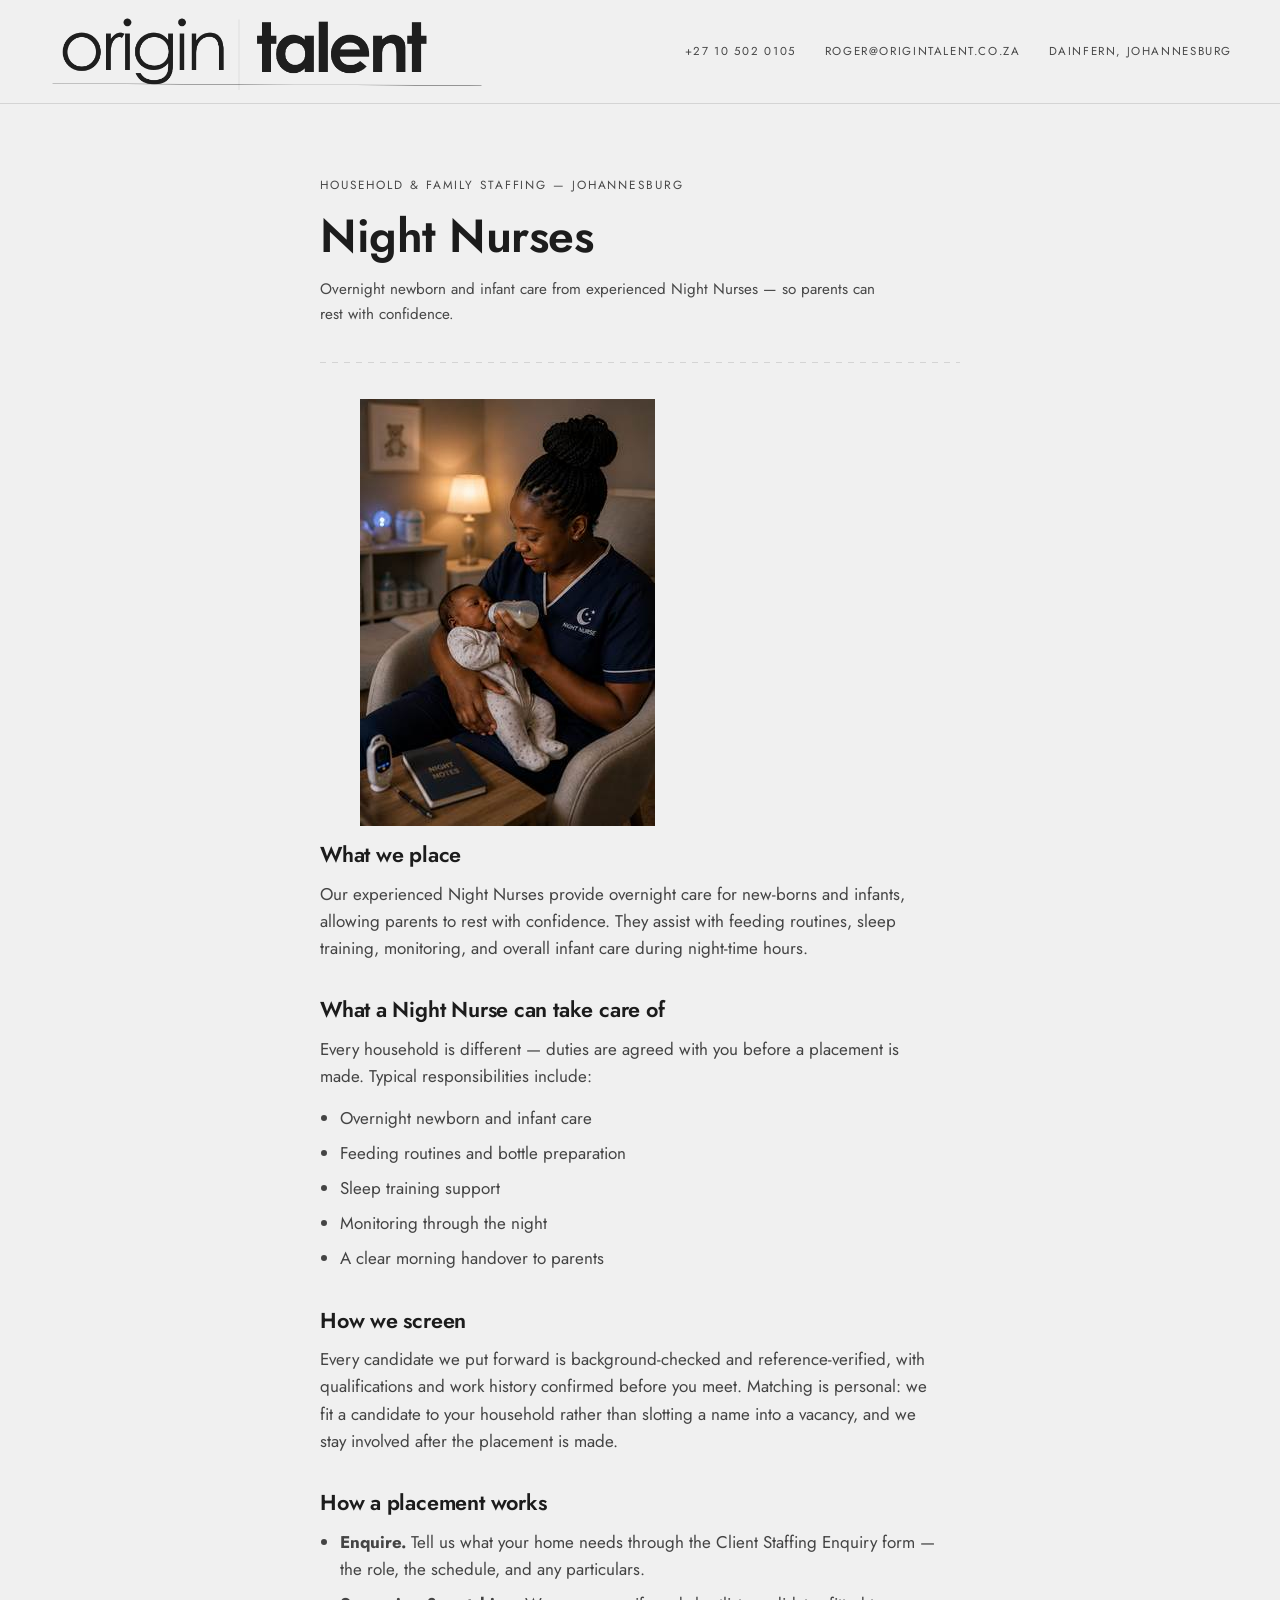
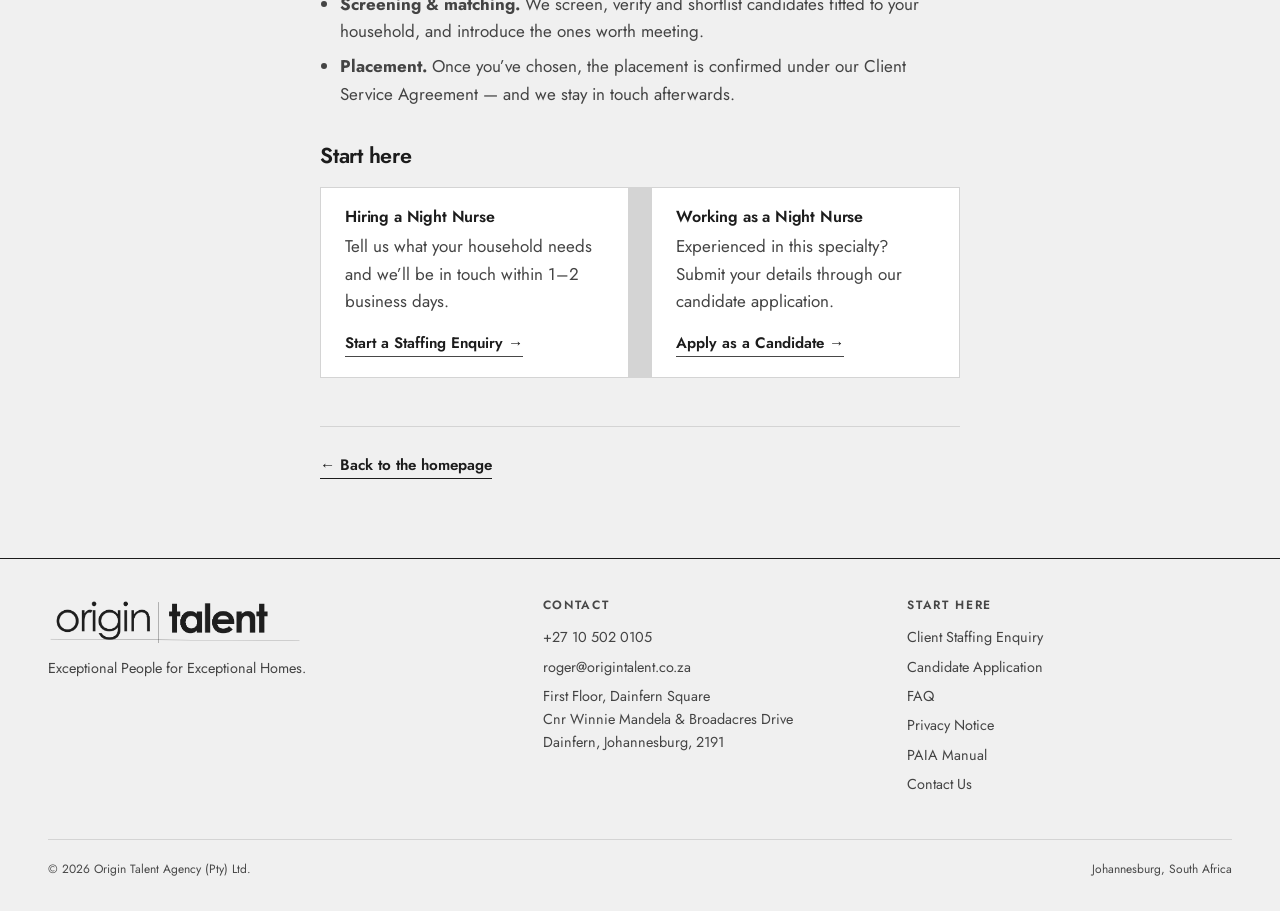
<file: services/night-nurses.html>
<!doctype html>
<html lang="en-ZA">
<head>
<meta charset="UTF-8" />
<meta name="viewport" content="width=device-width, initial-scale=1.0" />
<title>Hire a Night Nurse in Johannesburg — Origin Talent</title>
<meta name="description" content="Experienced Night Nurses for newborns and infants in Johannesburg — overnight care, feeding routines and sleep support, placed by Origin Talent." />
<link rel="canonical" href="https://origintalent.co.za/services/night-nurses.html" />
<meta property="og:type" content="website" />
<meta property="og:site_name" content="Origin Talent" />
<meta property="og:title" content="Hire a Night Nurse in Johannesburg — Origin Talent" />
<meta property="og:description" content="Experienced Night Nurses for newborns and infants in Johannesburg — overnight care, feeding routines and sleep support, placed by Origin Talent." />
<meta property="og:url" content="https://origintalent.co.za/services/night-nurses.html" />
<meta property="og:image" content="https://origintalent.co.za/assets/photography/brand/night-nurses.png" />
<meta property="og:locale" content="en_ZA" />
<link rel="stylesheet" href="../src/style.css" />
<script type="application/ld+json">
{
  "@context": "https://schema.org",
  "@graph": [
    {
      "@type": "Service",
      "@id": "https://origintalent.co.za/services/night-nurses.html#service",
      "name": "Night Nurses — Origin Talent",
      "serviceType": "Night Nurses placement",
      "description": "Our experienced Night Nurses provide overnight care for new-borns and infants, allowing parents to rest with confidence. They assist with feeding routines, sleep training, monitoring, and overall infant care during night-time hours.",
      "url": "https://origintalent.co.za/services/night-nurses.html",
      "image": "https://origintalent.co.za/assets/photography/brand/night-nurses.png",
      "areaServed": {
        "@type": "City",
        "name": "Johannesburg"
      },
      "provider": {
        "@type": "EmploymentAgency",
        "@id": "https://origintalent.co.za/#organization",
        "name": "Origin Talent",
        "url": "https://origintalent.co.za/",
        "telephone": "+27 10 502 0105"
      }
    },
    {
      "@type": "BreadcrumbList",
      "itemListElement": [
        {
          "@type": "ListItem",
          "position": 1,
          "name": "Home",
          "item": "https://origintalent.co.za/"
        },
        {
          "@type": "ListItem",
          "position": 2,
          "name": "Night Nurses",
          "item": "https://origintalent.co.za/services/night-nurses.html"
        }
      ]
    }
  ]
}
</script>
</head>
<body>

<header class="masthead">
  <div class="wrap masthead__bar">
    <a class="masthead__logo" href="../index.html#top" aria-label="Origin Talent home">
      <img src="../assets/brand/origin-talent-black-transparent.png" alt="Origin Talent" width="277" height="48" />
    </a>
    <div class="masthead__contact">
      <a href="tel:+27105020105">+27 10 502 0105</a>
      <a href="mailto:roger@origintalent.co.za">roger@origintalent.co.za</a>
      <span>Dainfern, Johannesburg</span>
    </div>
  </div>
</header>

<main class="wrap legal">
  <p class="legal__eyebrow">Household &amp; Family Staffing &mdash; Johannesburg</p>
  <h1 class="legal__title">Night Nurses</h1>
  <p class="legal__updated">Overnight newborn and infant care from experienced Night Nurses — so parents can rest with confidence.</p>

  <hr class="snapline" />

  <figure class="legal__figure">
    <img src="../assets/photography/brand/night-nurses.png" alt="A night nurse feeding a newborn at home during the night" loading="lazy" />
  </figure>

  <section class="legal__section">
    <h2>What we place</h2>
    <p>Our experienced Night Nurses provide overnight care for new-borns and infants, allowing parents to rest with confidence. They assist with feeding routines, sleep training, monitoring, and overall infant care during night-time hours.</p>
  </section>

  <section class="legal__section">
    <h2>What a Night Nurse can take care of</h2>
    <p>Every household is different &mdash; duties are agreed with you before a placement is made. Typical responsibilities include:</p>
    <ul>
      <li>Overnight newborn and infant care</li>
      <li>Feeding routines and bottle preparation</li>
      <li>Sleep training support</li>
      <li>Monitoring through the night</li>
      <li>A clear morning handover to parents</li>
    </ul>
  </section>

  <section class="legal__section">
    <h2>How we screen</h2>
    <p>Every candidate we put forward is background-checked and reference-verified, with qualifications and work history confirmed before you meet. Matching is personal: we fit a candidate to your household rather than slotting a name into a vacancy, and we stay involved after the placement is made.</p>
  </section>

  <section class="legal__section">
    <h2>How a placement works</h2>
    <ul>
      <li><strong>Enquire.</strong> Tell us what your home needs through the Client Staffing Enquiry form &mdash; the role, the schedule, and any particulars.</li>
      <li><strong>Screening &amp; matching.</strong> We screen, verify and shortlist candidates fitted to your household, and introduce the ones worth meeting.</li>
      <li><strong>Placement.</strong> Once you&rsquo;ve chosen, the placement is confirmed under our Client Service Agreement &mdash; and we stay in touch afterwards.</li>
    </ul>
  </section>

  <section class="legal__section">
    <h2>Start here</h2>
    <div class="legal__grid">
      <div>
        <h3>Hiring a Night Nurse</h3>
        <p>Tell us what your household needs and we&rsquo;ll be in touch within 1&ndash;2 business days.</p>
        <a class="link-cta" href="../index.html?role=Night%20Nurses#enquire">Start a Staffing Enquiry &rarr;</a>
      </div>
      <div>
        <h3>Working as a Night Nurse</h3>
        <p>Experienced in this specialty? Submit your details through our candidate application.</p>
        <a class="link-cta" href="../index.html#apply">Apply as a Candidate &rarr;</a>
      </div>
    </div>
  </section>

  <div class="legal__back">
    <a class="link-cta" href="../index.html#top">&larr; Back to the homepage</a>
  </div>
</main>

<footer class="site-footer wrap">
  <div class="footer-grid">
    <div>
      <img class="footer-logo" src="../assets/brand/origin-talent-black-transparent.png" alt="Origin Talent" width="299" height="52" />
      <p>Exceptional People for Exceptional Homes.</p>
    </div>
    <div>
      <h4>Contact</h4>
      <a href="tel:+27105020105">+27 10 502 0105</a>
      <a href="mailto:roger@origintalent.co.za">roger@origintalent.co.za</a>
      <p>First Floor, Dainfern Square<br />Cnr Winnie Mandela &amp; Broadacres Drive<br />Dainfern, Johannesburg, 2191</p>
    </div>
    <div>
      <h4>Start Here</h4>
      <a href="../index.html#enquire">Client Staffing Enquiry</a>
      <a href="../index.html#apply">Candidate Application</a>
      <a href="../faq.html">FAQ</a>
      <a href="../privacy.html">Privacy Notice</a>
      <a href="../paia-manual.html">PAIA Manual</a>
      <a href="../contact.html">Contact Us</a>
    </div>
  </div>
  <div class="footer-bottom">
    <span>&copy; 2026 Origin Talent Agency (Pty) Ltd.</span>
    <span>Johannesburg, South Africa</span>
  </div>
</footer>

</body>
</html>
</file>
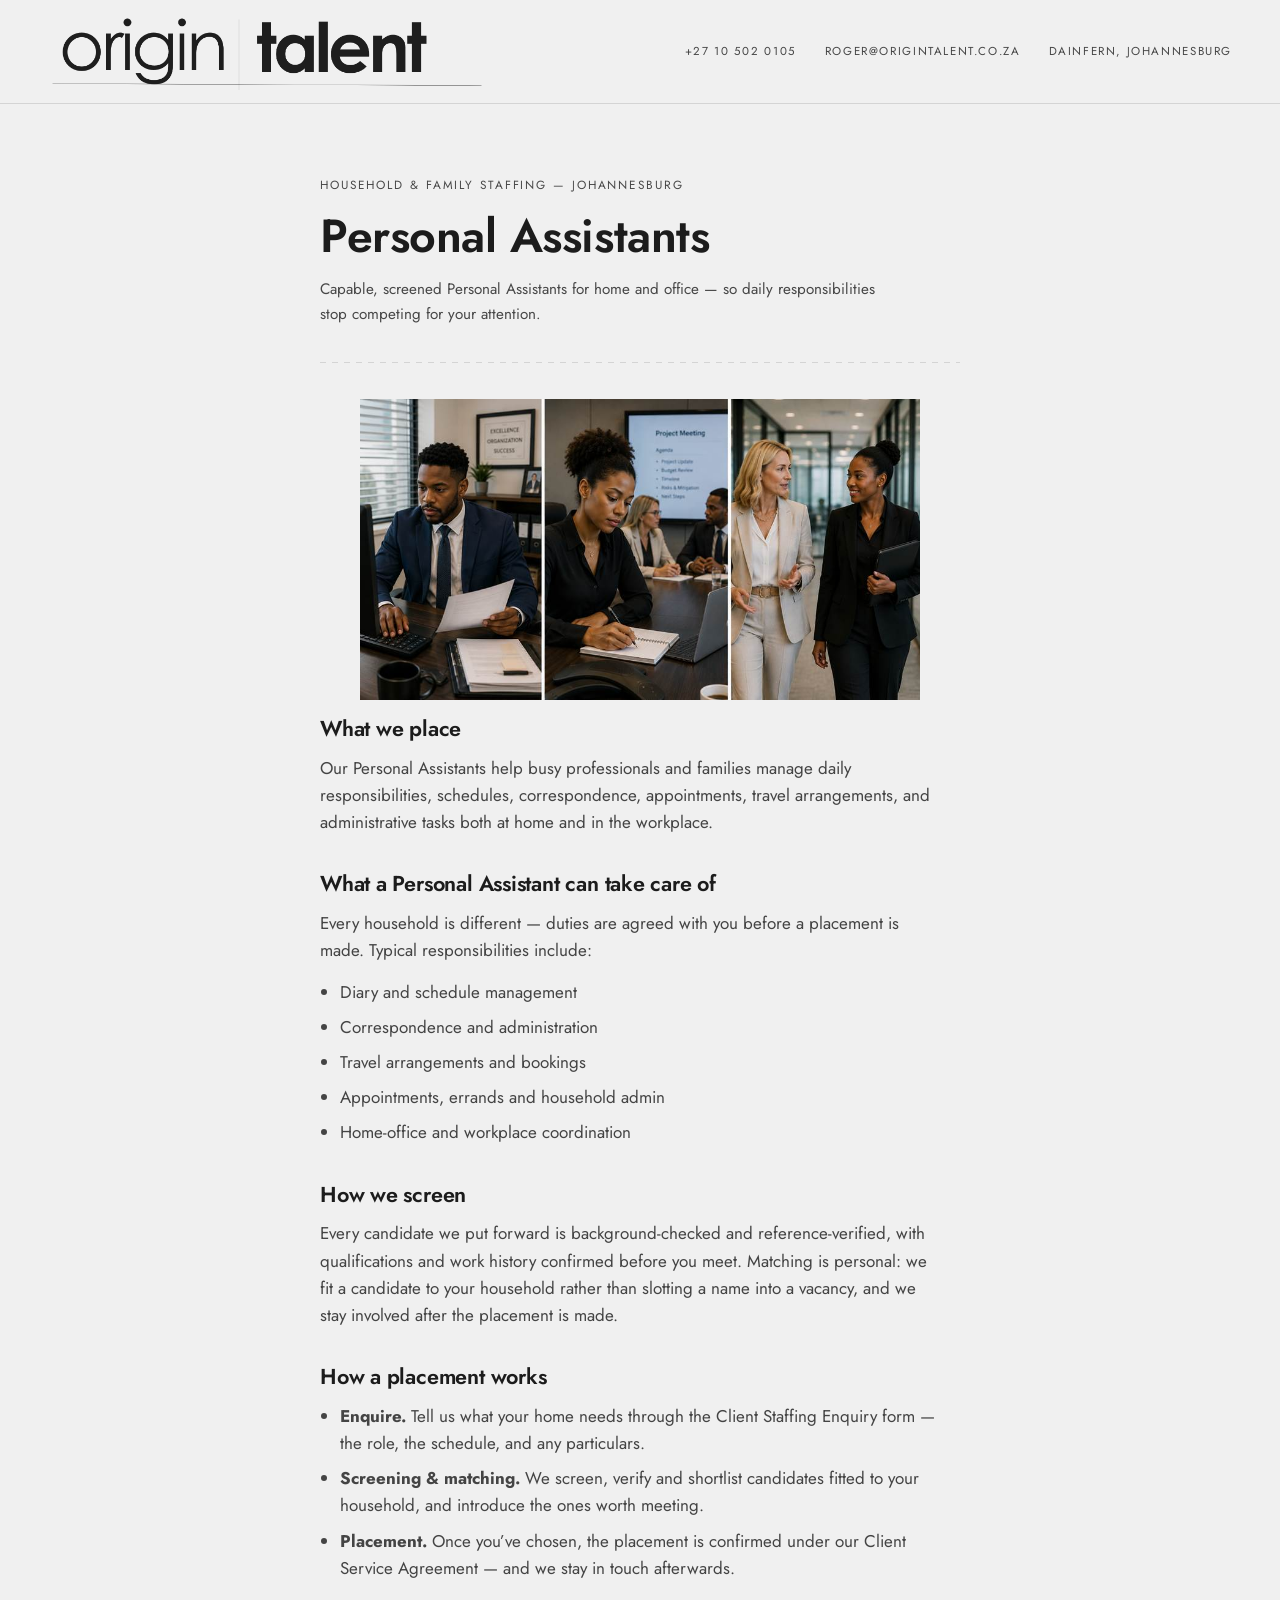
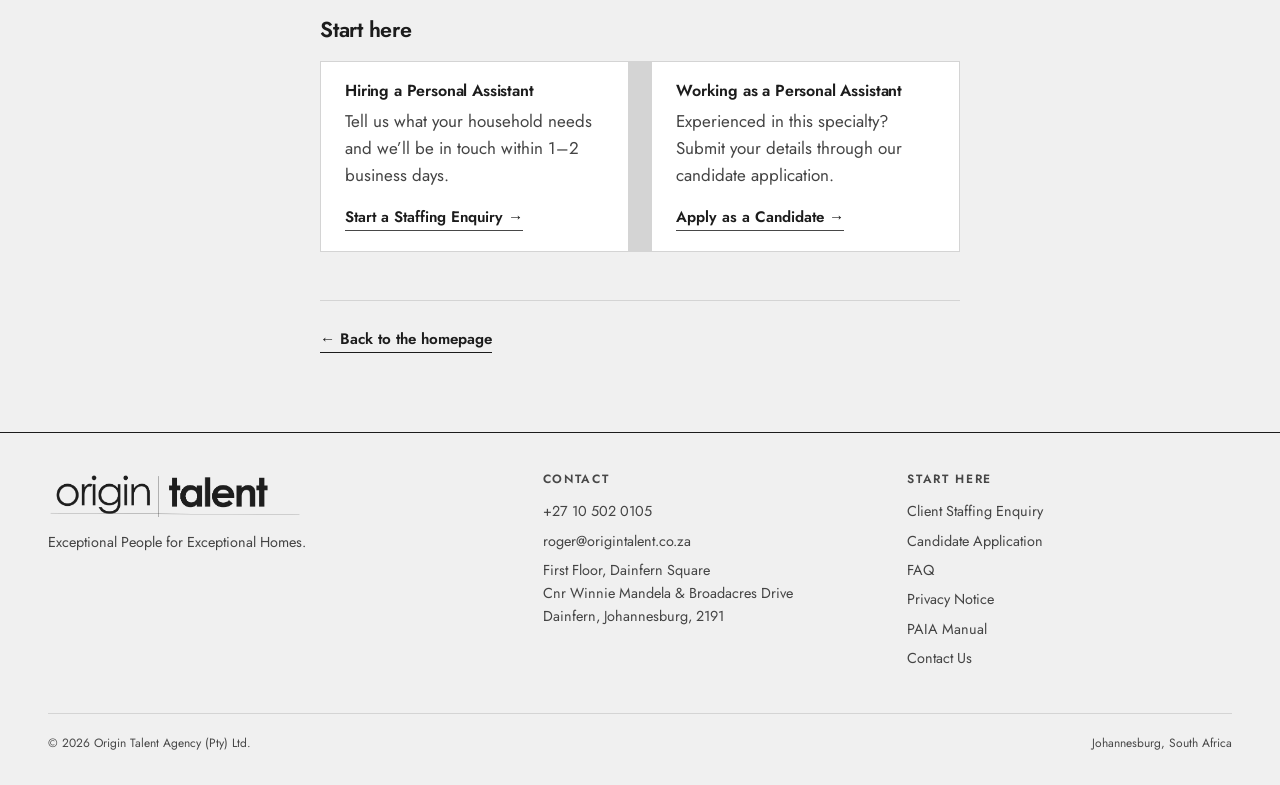
<file: services/personal-assistants.html>
<!doctype html>
<html lang="en-ZA">
<head>
<meta charset="UTF-8" />
<meta name="viewport" content="width=device-width, initial-scale=1.0" />
<title>Hire a Personal Assistant in Johannesburg — Origin Talent</title>
<meta name="description" content="Personal Assistants for home and office in Johannesburg — screened professionals who manage schedules, admin and travel, placed by Origin Talent." />
<link rel="canonical" href="https://origintalent.co.za/services/personal-assistants.html" />
<meta property="og:type" content="website" />
<meta property="og:site_name" content="Origin Talent" />
<meta property="og:title" content="Hire a Personal Assistant in Johannesburg — Origin Talent" />
<meta property="og:description" content="Personal Assistants for home and office in Johannesburg — screened professionals who manage schedules, admin and travel, placed by Origin Talent." />
<meta property="og:url" content="https://origintalent.co.za/services/personal-assistants.html" />
<meta property="og:image" content="https://origintalent.co.za/assets/photography/brand/personal-assistants.png" />
<meta property="og:locale" content="en_ZA" />
<link rel="stylesheet" href="../src/style.css" />
<script type="application/ld+json">
{
  "@context": "https://schema.org",
  "@graph": [
    {
      "@type": "Service",
      "@id": "https://origintalent.co.za/services/personal-assistants.html#service",
      "name": "Personal Assistants — Origin Talent",
      "serviceType": "Personal Assistants placement",
      "description": "Our Personal Assistants help busy professionals and families manage daily responsibilities, schedules, correspondence, appointments, travel arrangements, and administrative tasks both at home and in the workplace.",
      "url": "https://origintalent.co.za/services/personal-assistants.html",
      "image": "https://origintalent.co.za/assets/photography/brand/personal-assistants.png",
      "areaServed": {
        "@type": "City",
        "name": "Johannesburg"
      },
      "provider": {
        "@type": "EmploymentAgency",
        "@id": "https://origintalent.co.za/#organization",
        "name": "Origin Talent",
        "url": "https://origintalent.co.za/",
        "telephone": "+27 10 502 0105"
      }
    },
    {
      "@type": "BreadcrumbList",
      "itemListElement": [
        {
          "@type": "ListItem",
          "position": 1,
          "name": "Home",
          "item": "https://origintalent.co.za/"
        },
        {
          "@type": "ListItem",
          "position": 2,
          "name": "Personal Assistants",
          "item": "https://origintalent.co.za/services/personal-assistants.html"
        }
      ]
    }
  ]
}
</script>
</head>
<body>

<header class="masthead">
  <div class="wrap masthead__bar">
    <a class="masthead__logo" href="../index.html#top" aria-label="Origin Talent home">
      <img src="../assets/brand/origin-talent-black-transparent.png" alt="Origin Talent" width="277" height="48" />
    </a>
    <div class="masthead__contact">
      <a href="tel:+27105020105">+27 10 502 0105</a>
      <a href="mailto:roger@origintalent.co.za">roger@origintalent.co.za</a>
      <span>Dainfern, Johannesburg</span>
    </div>
  </div>
</header>

<main class="wrap legal">
  <p class="legal__eyebrow">Household &amp; Family Staffing &mdash; Johannesburg</p>
  <h1 class="legal__title">Personal Assistants</h1>
  <p class="legal__updated">Capable, screened Personal Assistants for home and office — so daily responsibilities stop competing for your attention.</p>

  <hr class="snapline" />

  <figure class="legal__figure">
    <img src="../assets/photography/brand/personal-assistants.png" alt="A personal assistant reviewing documents and presenting in a meeting" loading="lazy" />
  </figure>

  <section class="legal__section">
    <h2>What we place</h2>
    <p>Our Personal Assistants help busy professionals and families manage daily responsibilities, schedules, correspondence, appointments, travel arrangements, and administrative tasks both at home and in the workplace.</p>
  </section>

  <section class="legal__section">
    <h2>What a Personal Assistant can take care of</h2>
    <p>Every household is different &mdash; duties are agreed with you before a placement is made. Typical responsibilities include:</p>
    <ul>
      <li>Diary and schedule management</li>
      <li>Correspondence and administration</li>
      <li>Travel arrangements and bookings</li>
      <li>Appointments, errands and household admin</li>
      <li>Home-office and workplace coordination</li>
    </ul>
  </section>

  <section class="legal__section">
    <h2>How we screen</h2>
    <p>Every candidate we put forward is background-checked and reference-verified, with qualifications and work history confirmed before you meet. Matching is personal: we fit a candidate to your household rather than slotting a name into a vacancy, and we stay involved after the placement is made.</p>
  </section>

  <section class="legal__section">
    <h2>How a placement works</h2>
    <ul>
      <li><strong>Enquire.</strong> Tell us what your home needs through the Client Staffing Enquiry form &mdash; the role, the schedule, and any particulars.</li>
      <li><strong>Screening &amp; matching.</strong> We screen, verify and shortlist candidates fitted to your household, and introduce the ones worth meeting.</li>
      <li><strong>Placement.</strong> Once you&rsquo;ve chosen, the placement is confirmed under our Client Service Agreement &mdash; and we stay in touch afterwards.</li>
    </ul>
  </section>

  <section class="legal__section">
    <h2>Start here</h2>
    <div class="legal__grid">
      <div>
        <h3>Hiring a Personal Assistant</h3>
        <p>Tell us what your household needs and we&rsquo;ll be in touch within 1&ndash;2 business days.</p>
        <a class="link-cta" href="../index.html?role=Personal%20Assistants#enquire">Start a Staffing Enquiry &rarr;</a>
      </div>
      <div>
        <h3>Working as a Personal Assistant</h3>
        <p>Experienced in this specialty? Submit your details through our candidate application.</p>
        <a class="link-cta" href="../index.html#apply">Apply as a Candidate &rarr;</a>
      </div>
    </div>
  </section>

  <div class="legal__back">
    <a class="link-cta" href="../index.html#top">&larr; Back to the homepage</a>
  </div>
</main>

<footer class="site-footer wrap">
  <div class="footer-grid">
    <div>
      <img class="footer-logo" src="../assets/brand/origin-talent-black-transparent.png" alt="Origin Talent" width="299" height="52" />
      <p>Exceptional People for Exceptional Homes.</p>
    </div>
    <div>
      <h4>Contact</h4>
      <a href="tel:+27105020105">+27 10 502 0105</a>
      <a href="mailto:roger@origintalent.co.za">roger@origintalent.co.za</a>
      <p>First Floor, Dainfern Square<br />Cnr Winnie Mandela &amp; Broadacres Drive<br />Dainfern, Johannesburg, 2191</p>
    </div>
    <div>
      <h4>Start Here</h4>
      <a href="../index.html#enquire">Client Staffing Enquiry</a>
      <a href="../index.html#apply">Candidate Application</a>
      <a href="../faq.html">FAQ</a>
      <a href="../privacy.html">Privacy Notice</a>
      <a href="../paia-manual.html">PAIA Manual</a>
      <a href="../contact.html">Contact Us</a>
    </div>
  </div>
  <div class="footer-bottom">
    <span>&copy; 2026 Origin Talent Agency (Pty) Ltd.</span>
    <span>Johannesburg, South Africa</span>
  </div>
</footer>

</body>
</html>
</file>
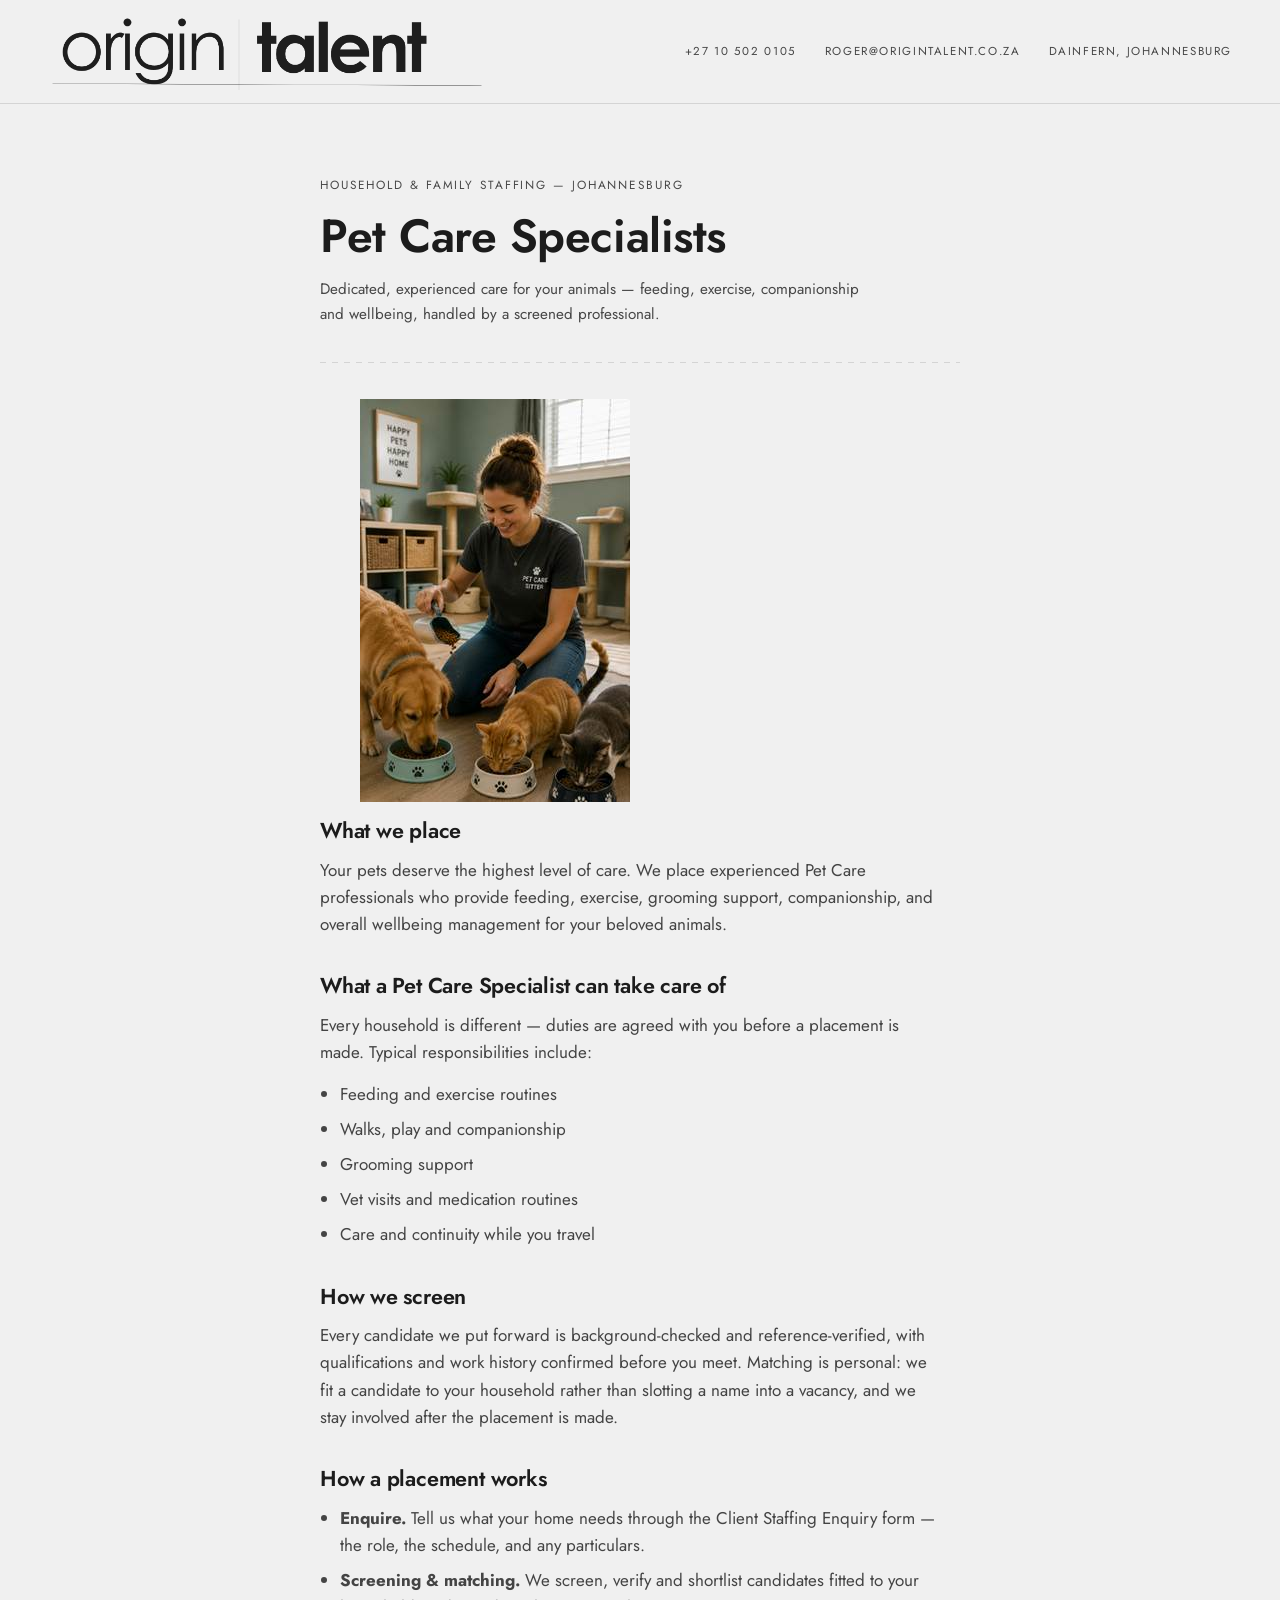
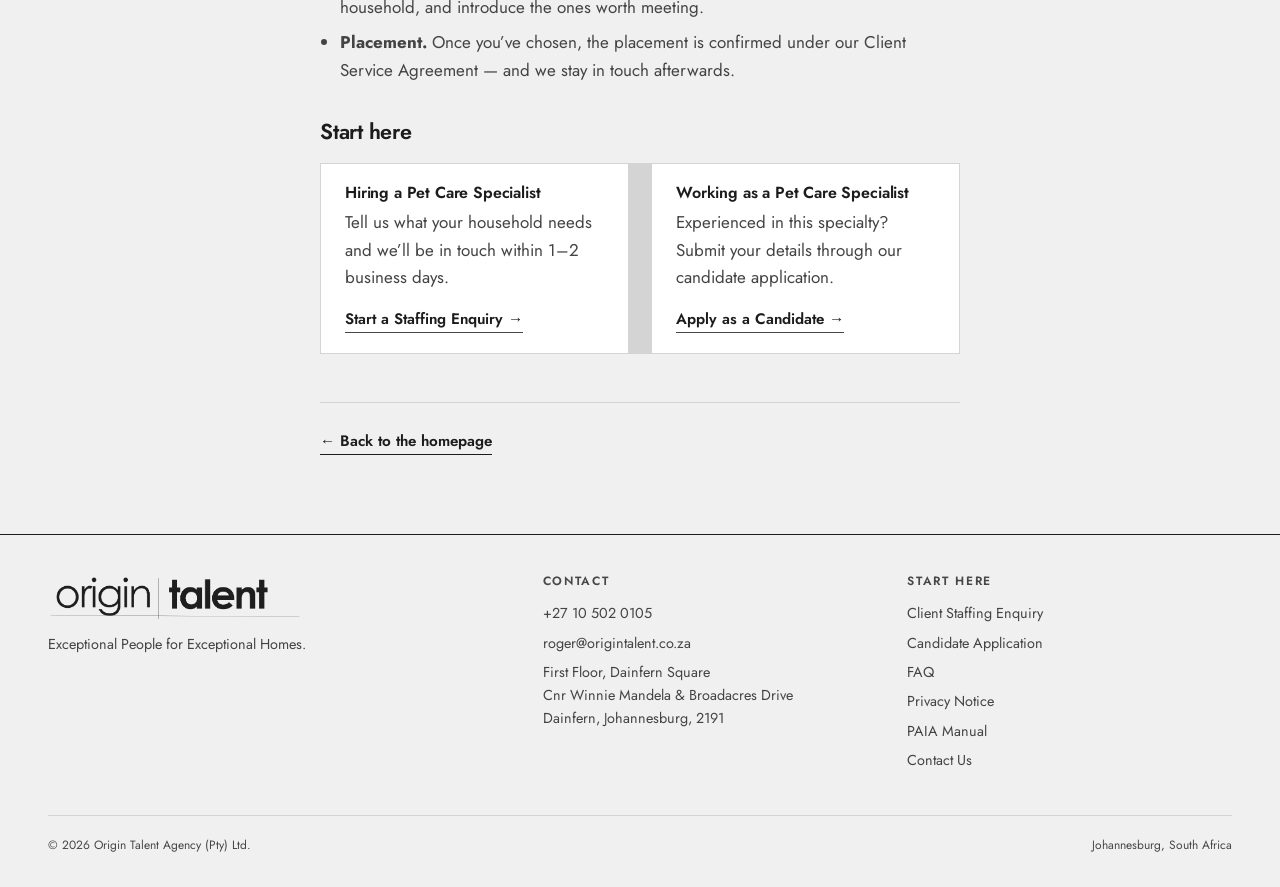
<file: services/pet-care-specialists.html>
<!doctype html>
<html lang="en-ZA">
<head>
<meta charset="UTF-8" />
<meta name="viewport" content="width=device-width, initial-scale=1.0" />
<title>Hire a Pet Care Specialist in Johannesburg — Origin Talent</title>
<meta name="description" content="Experienced Pet Care Specialists in Johannesburg — feeding, exercise, grooming support and companionship for your animals, placed by Origin Talent." />
<link rel="canonical" href="https://origintalent.co.za/services/pet-care-specialists.html" />
<meta property="og:type" content="website" />
<meta property="og:site_name" content="Origin Talent" />
<meta property="og:title" content="Hire a Pet Care Specialist in Johannesburg — Origin Talent" />
<meta property="og:description" content="Experienced Pet Care Specialists in Johannesburg — feeding, exercise, grooming support and companionship for your animals, placed by Origin Talent." />
<meta property="og:url" content="https://origintalent.co.za/services/pet-care-specialists.html" />
<meta property="og:image" content="https://origintalent.co.za/assets/photography/brand/pet-care-specialists.png" />
<meta property="og:locale" content="en_ZA" />
<link rel="stylesheet" href="../src/style.css" />
<script type="application/ld+json">
{
  "@context": "https://schema.org",
  "@graph": [
    {
      "@type": "Service",
      "@id": "https://origintalent.co.za/services/pet-care-specialists.html#service",
      "name": "Pet Care Specialists — Origin Talent",
      "serviceType": "Pet Care Specialists placement",
      "description": "Your pets deserve the highest level of care. We place experienced Pet Care professionals who provide feeding, exercise, grooming support, companionship, and overall wellbeing management for your beloved animals.",
      "url": "https://origintalent.co.za/services/pet-care-specialists.html",
      "image": "https://origintalent.co.za/assets/photography/brand/pet-care-specialists.png",
      "areaServed": {
        "@type": "City",
        "name": "Johannesburg"
      },
      "provider": {
        "@type": "EmploymentAgency",
        "@id": "https://origintalent.co.za/#organization",
        "name": "Origin Talent",
        "url": "https://origintalent.co.za/",
        "telephone": "+27 10 502 0105"
      }
    },
    {
      "@type": "BreadcrumbList",
      "itemListElement": [
        {
          "@type": "ListItem",
          "position": 1,
          "name": "Home",
          "item": "https://origintalent.co.za/"
        },
        {
          "@type": "ListItem",
          "position": 2,
          "name": "Pet Care Specialists",
          "item": "https://origintalent.co.za/services/pet-care-specialists.html"
        }
      ]
    }
  ]
}
</script>
</head>
<body>

<header class="masthead">
  <div class="wrap masthead__bar">
    <a class="masthead__logo" href="../index.html#top" aria-label="Origin Talent home">
      <img src="../assets/brand/origin-talent-black-transparent.png" alt="Origin Talent" width="277" height="48" />
    </a>
    <div class="masthead__contact">
      <a href="tel:+27105020105">+27 10 502 0105</a>
      <a href="mailto:roger@origintalent.co.za">roger@origintalent.co.za</a>
      <span>Dainfern, Johannesburg</span>
    </div>
  </div>
</header>

<main class="wrap legal">
  <p class="legal__eyebrow">Household &amp; Family Staffing &mdash; Johannesburg</p>
  <h1 class="legal__title">Pet Care Specialists</h1>
  <p class="legal__updated">Dedicated, experienced care for your animals — feeding, exercise, companionship and wellbeing, handled by a screened professional.</p>

  <hr class="snapline" />

  <figure class="legal__figure">
    <img src="../assets/photography/brand/pet-care-specialists.png" alt="A pet care specialist feeding a dog and cats at home" loading="lazy" />
  </figure>

  <section class="legal__section">
    <h2>What we place</h2>
    <p>Your pets deserve the highest level of care. We place experienced Pet Care professionals who provide feeding, exercise, grooming support, companionship, and overall wellbeing management for your beloved animals.</p>
  </section>

  <section class="legal__section">
    <h2>What a Pet Care Specialist can take care of</h2>
    <p>Every household is different &mdash; duties are agreed with you before a placement is made. Typical responsibilities include:</p>
    <ul>
      <li>Feeding and exercise routines</li>
      <li>Walks, play and companionship</li>
      <li>Grooming support</li>
      <li>Vet visits and medication routines</li>
      <li>Care and continuity while you travel</li>
    </ul>
  </section>

  <section class="legal__section">
    <h2>How we screen</h2>
    <p>Every candidate we put forward is background-checked and reference-verified, with qualifications and work history confirmed before you meet. Matching is personal: we fit a candidate to your household rather than slotting a name into a vacancy, and we stay involved after the placement is made.</p>
  </section>

  <section class="legal__section">
    <h2>How a placement works</h2>
    <ul>
      <li><strong>Enquire.</strong> Tell us what your home needs through the Client Staffing Enquiry form &mdash; the role, the schedule, and any particulars.</li>
      <li><strong>Screening &amp; matching.</strong> We screen, verify and shortlist candidates fitted to your household, and introduce the ones worth meeting.</li>
      <li><strong>Placement.</strong> Once you&rsquo;ve chosen, the placement is confirmed under our Client Service Agreement &mdash; and we stay in touch afterwards.</li>
    </ul>
  </section>

  <section class="legal__section">
    <h2>Start here</h2>
    <div class="legal__grid">
      <div>
        <h3>Hiring a Pet Care Specialist</h3>
        <p>Tell us what your household needs and we&rsquo;ll be in touch within 1&ndash;2 business days.</p>
        <a class="link-cta" href="../index.html?role=Pet%20Care%20Specialists#enquire">Start a Staffing Enquiry &rarr;</a>
      </div>
      <div>
        <h3>Working as a Pet Care Specialist</h3>
        <p>Experienced in this specialty? Submit your details through our candidate application.</p>
        <a class="link-cta" href="../index.html#apply">Apply as a Candidate &rarr;</a>
      </div>
    </div>
  </section>

  <div class="legal__back">
    <a class="link-cta" href="../index.html#top">&larr; Back to the homepage</a>
  </div>
</main>

<footer class="site-footer wrap">
  <div class="footer-grid">
    <div>
      <img class="footer-logo" src="../assets/brand/origin-talent-black-transparent.png" alt="Origin Talent" width="299" height="52" />
      <p>Exceptional People for Exceptional Homes.</p>
    </div>
    <div>
      <h4>Contact</h4>
      <a href="tel:+27105020105">+27 10 502 0105</a>
      <a href="mailto:roger@origintalent.co.za">roger@origintalent.co.za</a>
      <p>First Floor, Dainfern Square<br />Cnr Winnie Mandela &amp; Broadacres Drive<br />Dainfern, Johannesburg, 2191</p>
    </div>
    <div>
      <h4>Start Here</h4>
      <a href="../index.html#enquire">Client Staffing Enquiry</a>
      <a href="../index.html#apply">Candidate Application</a>
      <a href="../faq.html">FAQ</a>
      <a href="../privacy.html">Privacy Notice</a>
      <a href="../paia-manual.html">PAIA Manual</a>
      <a href="../contact.html">Contact Us</a>
    </div>
  </div>
  <div class="footer-bottom">
    <span>&copy; 2026 Origin Talent Agency (Pty) Ltd.</span>
    <span>Johannesburg, South Africa</span>
  </div>
</footer>

</body>
</html>
</file>
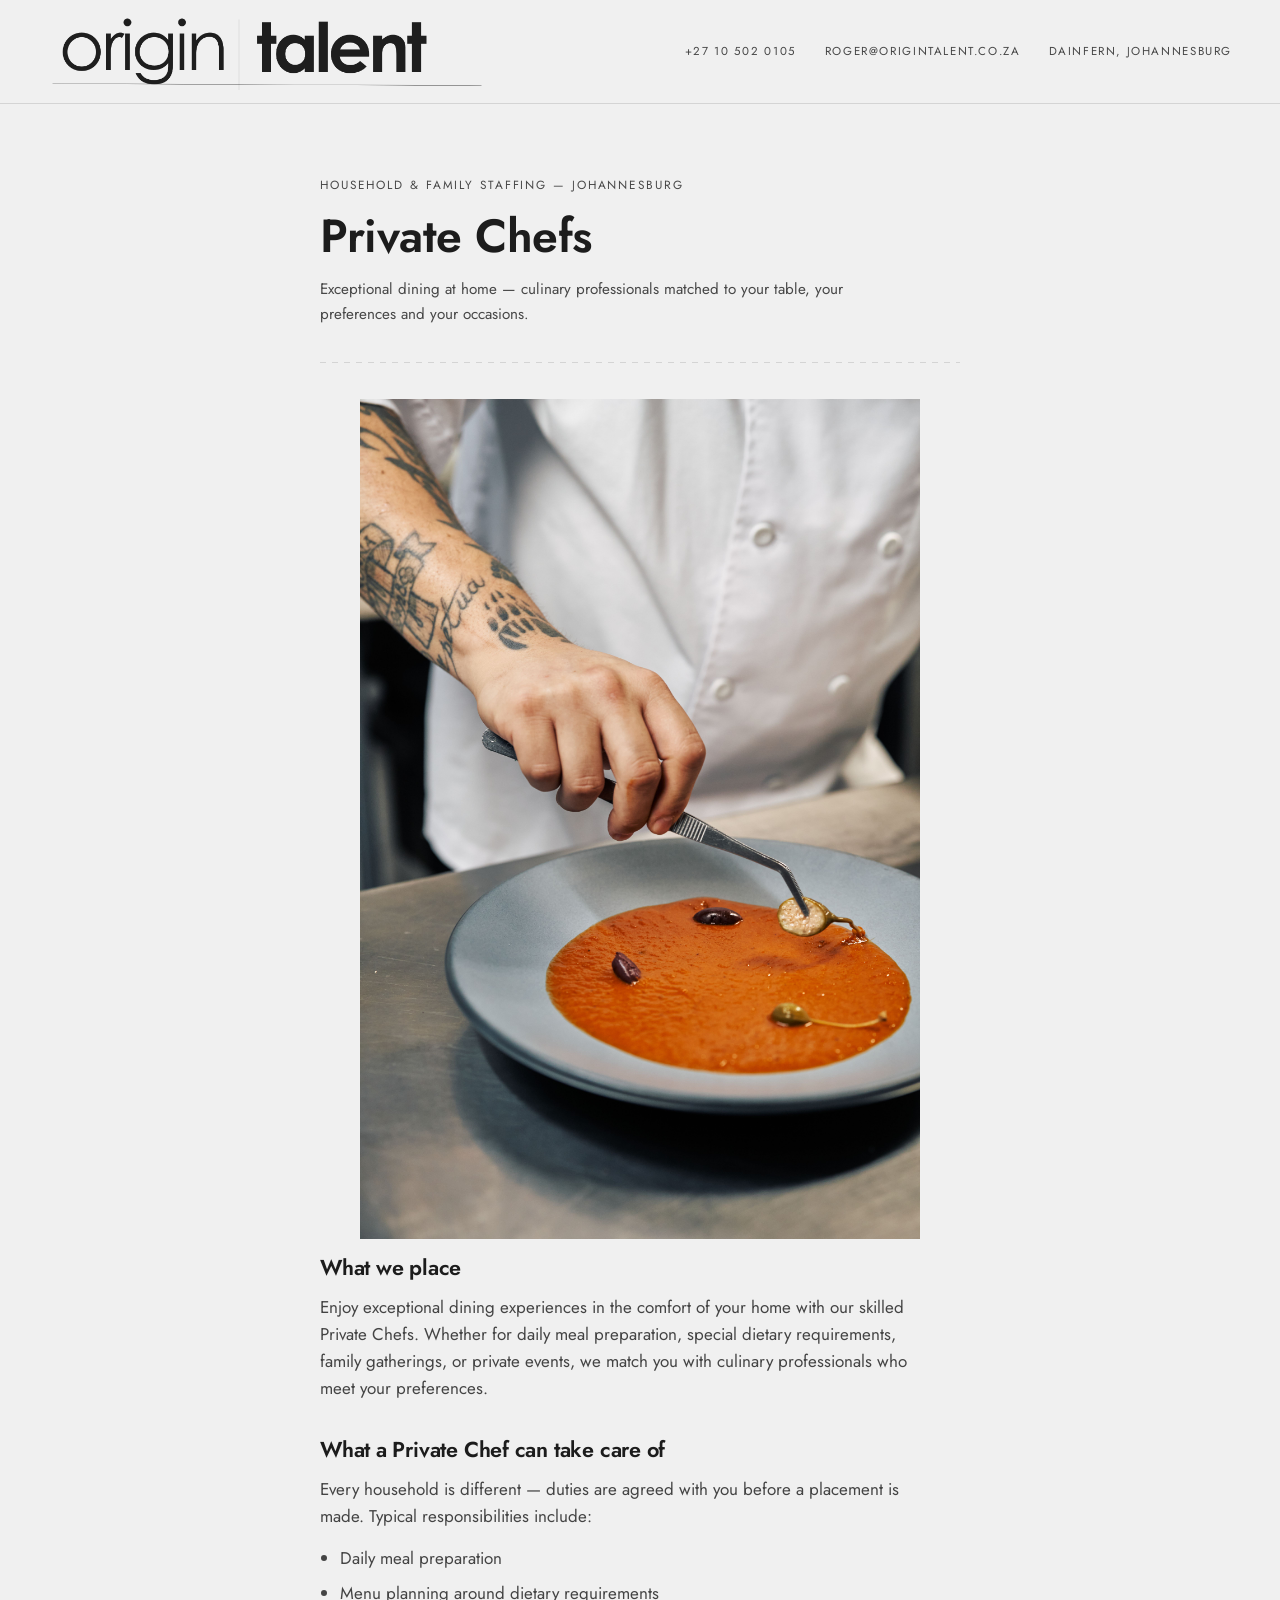
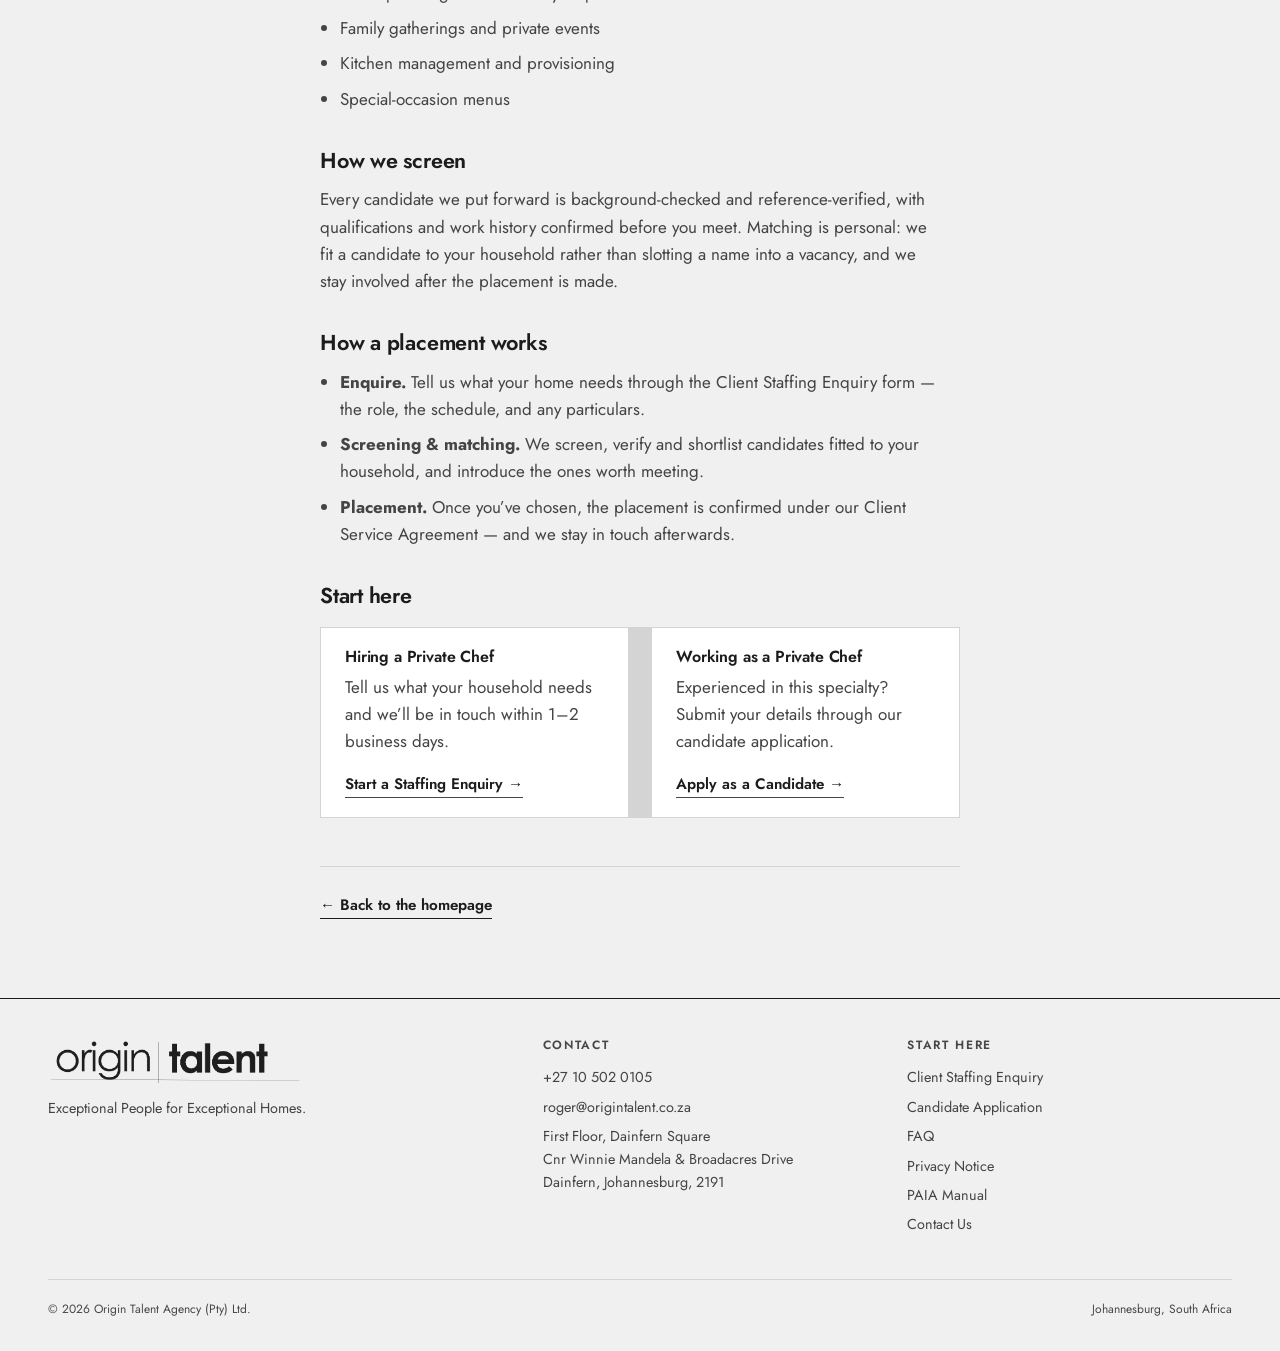
<file: services/private-chefs.html>
<!doctype html>
<html lang="en-ZA">
<head>
<meta charset="UTF-8" />
<meta name="viewport" content="width=device-width, initial-scale=1.0" />
<title>Hire a Private Chef in Johannesburg — Origin Talent</title>
<meta name="description" content="Skilled Private Chefs for Johannesburg homes — daily meals, dietary requirements and private events, matched and placed by Origin Talent." />
<link rel="canonical" href="https://origintalent.co.za/services/private-chefs.html" />
<meta property="og:type" content="website" />
<meta property="og:site_name" content="Origin Talent" />
<meta property="og:title" content="Hire a Private Chef in Johannesburg — Origin Talent" />
<meta property="og:description" content="Skilled Private Chefs for Johannesburg homes — daily meals, dietary requirements and private events, matched and placed by Origin Talent." />
<meta property="og:url" content="https://origintalent.co.za/services/private-chefs.html" />
<meta property="og:image" content="https://origintalent.co.za/assets/photography/sourced/private-chefs.jpg" />
<meta property="og:locale" content="en_ZA" />
<link rel="stylesheet" href="../src/style.css" />
<script type="application/ld+json">
{
  "@context": "https://schema.org",
  "@graph": [
    {
      "@type": "Service",
      "@id": "https://origintalent.co.za/services/private-chefs.html#service",
      "name": "Private Chefs — Origin Talent",
      "serviceType": "Private Chefs placement",
      "description": "Enjoy exceptional dining experiences in the comfort of your home with our skilled Private Chefs. Whether for daily meal preparation, special dietary requirements, family gatherings, or private events, we match you with culinary professionals who meet your preferences.",
      "url": "https://origintalent.co.za/services/private-chefs.html",
      "image": "https://origintalent.co.za/assets/photography/sourced/private-chefs.jpg",
      "areaServed": {
        "@type": "City",
        "name": "Johannesburg"
      },
      "provider": {
        "@type": "EmploymentAgency",
        "@id": "https://origintalent.co.za/#organization",
        "name": "Origin Talent",
        "url": "https://origintalent.co.za/",
        "telephone": "+27 10 502 0105"
      }
    },
    {
      "@type": "BreadcrumbList",
      "itemListElement": [
        {
          "@type": "ListItem",
          "position": 1,
          "name": "Home",
          "item": "https://origintalent.co.za/"
        },
        {
          "@type": "ListItem",
          "position": 2,
          "name": "Private Chefs",
          "item": "https://origintalent.co.za/services/private-chefs.html"
        }
      ]
    }
  ]
}
</script>
</head>
<body>

<header class="masthead">
  <div class="wrap masthead__bar">
    <a class="masthead__logo" href="../index.html#top" aria-label="Origin Talent home">
      <img src="../assets/brand/origin-talent-black-transparent.png" alt="Origin Talent" width="277" height="48" />
    </a>
    <div class="masthead__contact">
      <a href="tel:+27105020105">+27 10 502 0105</a>
      <a href="mailto:roger@origintalent.co.za">roger@origintalent.co.za</a>
      <span>Dainfern, Johannesburg</span>
    </div>
  </div>
</header>

<main class="wrap legal">
  <p class="legal__eyebrow">Household &amp; Family Staffing &mdash; Johannesburg</p>
  <h1 class="legal__title">Private Chefs</h1>
  <p class="legal__updated">Exceptional dining at home — culinary professionals matched to your table, your preferences and your occasions.</p>

  <hr class="snapline" />

  <figure class="legal__figure">
    <img src="../assets/photography/sourced/private-chefs.jpg" alt="A private chef plating a dish with precision" loading="lazy" />
  </figure>

  <section class="legal__section">
    <h2>What we place</h2>
    <p>Enjoy exceptional dining experiences in the comfort of your home with our skilled Private Chefs. Whether for daily meal preparation, special dietary requirements, family gatherings, or private events, we match you with culinary professionals who meet your preferences.</p>
  </section>

  <section class="legal__section">
    <h2>What a Private Chef can take care of</h2>
    <p>Every household is different &mdash; duties are agreed with you before a placement is made. Typical responsibilities include:</p>
    <ul>
      <li>Daily meal preparation</li>
      <li>Menu planning around dietary requirements</li>
      <li>Family gatherings and private events</li>
      <li>Kitchen management and provisioning</li>
      <li>Special-occasion menus</li>
    </ul>
  </section>

  <section class="legal__section">
    <h2>How we screen</h2>
    <p>Every candidate we put forward is background-checked and reference-verified, with qualifications and work history confirmed before you meet. Matching is personal: we fit a candidate to your household rather than slotting a name into a vacancy, and we stay involved after the placement is made.</p>
  </section>

  <section class="legal__section">
    <h2>How a placement works</h2>
    <ul>
      <li><strong>Enquire.</strong> Tell us what your home needs through the Client Staffing Enquiry form &mdash; the role, the schedule, and any particulars.</li>
      <li><strong>Screening &amp; matching.</strong> We screen, verify and shortlist candidates fitted to your household, and introduce the ones worth meeting.</li>
      <li><strong>Placement.</strong> Once you&rsquo;ve chosen, the placement is confirmed under our Client Service Agreement &mdash; and we stay in touch afterwards.</li>
    </ul>
  </section>

  <section class="legal__section">
    <h2>Start here</h2>
    <div class="legal__grid">
      <div>
        <h3>Hiring a Private Chef</h3>
        <p>Tell us what your household needs and we&rsquo;ll be in touch within 1&ndash;2 business days.</p>
        <a class="link-cta" href="../index.html?role=Private%20Chefs#enquire">Start a Staffing Enquiry &rarr;</a>
      </div>
      <div>
        <h3>Working as a Private Chef</h3>
        <p>Experienced in this specialty? Submit your details through our candidate application.</p>
        <a class="link-cta" href="../index.html#apply">Apply as a Candidate &rarr;</a>
      </div>
    </div>
  </section>

  <div class="legal__back">
    <a class="link-cta" href="../index.html#top">&larr; Back to the homepage</a>
  </div>
</main>

<footer class="site-footer wrap">
  <div class="footer-grid">
    <div>
      <img class="footer-logo" src="../assets/brand/origin-talent-black-transparent.png" alt="Origin Talent" width="299" height="52" />
      <p>Exceptional People for Exceptional Homes.</p>
    </div>
    <div>
      <h4>Contact</h4>
      <a href="tel:+27105020105">+27 10 502 0105</a>
      <a href="mailto:roger@origintalent.co.za">roger@origintalent.co.za</a>
      <p>First Floor, Dainfern Square<br />Cnr Winnie Mandela &amp; Broadacres Drive<br />Dainfern, Johannesburg, 2191</p>
    </div>
    <div>
      <h4>Start Here</h4>
      <a href="../index.html#enquire">Client Staffing Enquiry</a>
      <a href="../index.html#apply">Candidate Application</a>
      <a href="../faq.html">FAQ</a>
      <a href="../privacy.html">Privacy Notice</a>
      <a href="../paia-manual.html">PAIA Manual</a>
      <a href="../contact.html">Contact Us</a>
    </div>
  </div>
  <div class="footer-bottom">
    <span>&copy; 2026 Origin Talent Agency (Pty) Ltd.</span>
    <span>Johannesburg, South Africa</span>
  </div>
</footer>

</body>
</html>
</file>
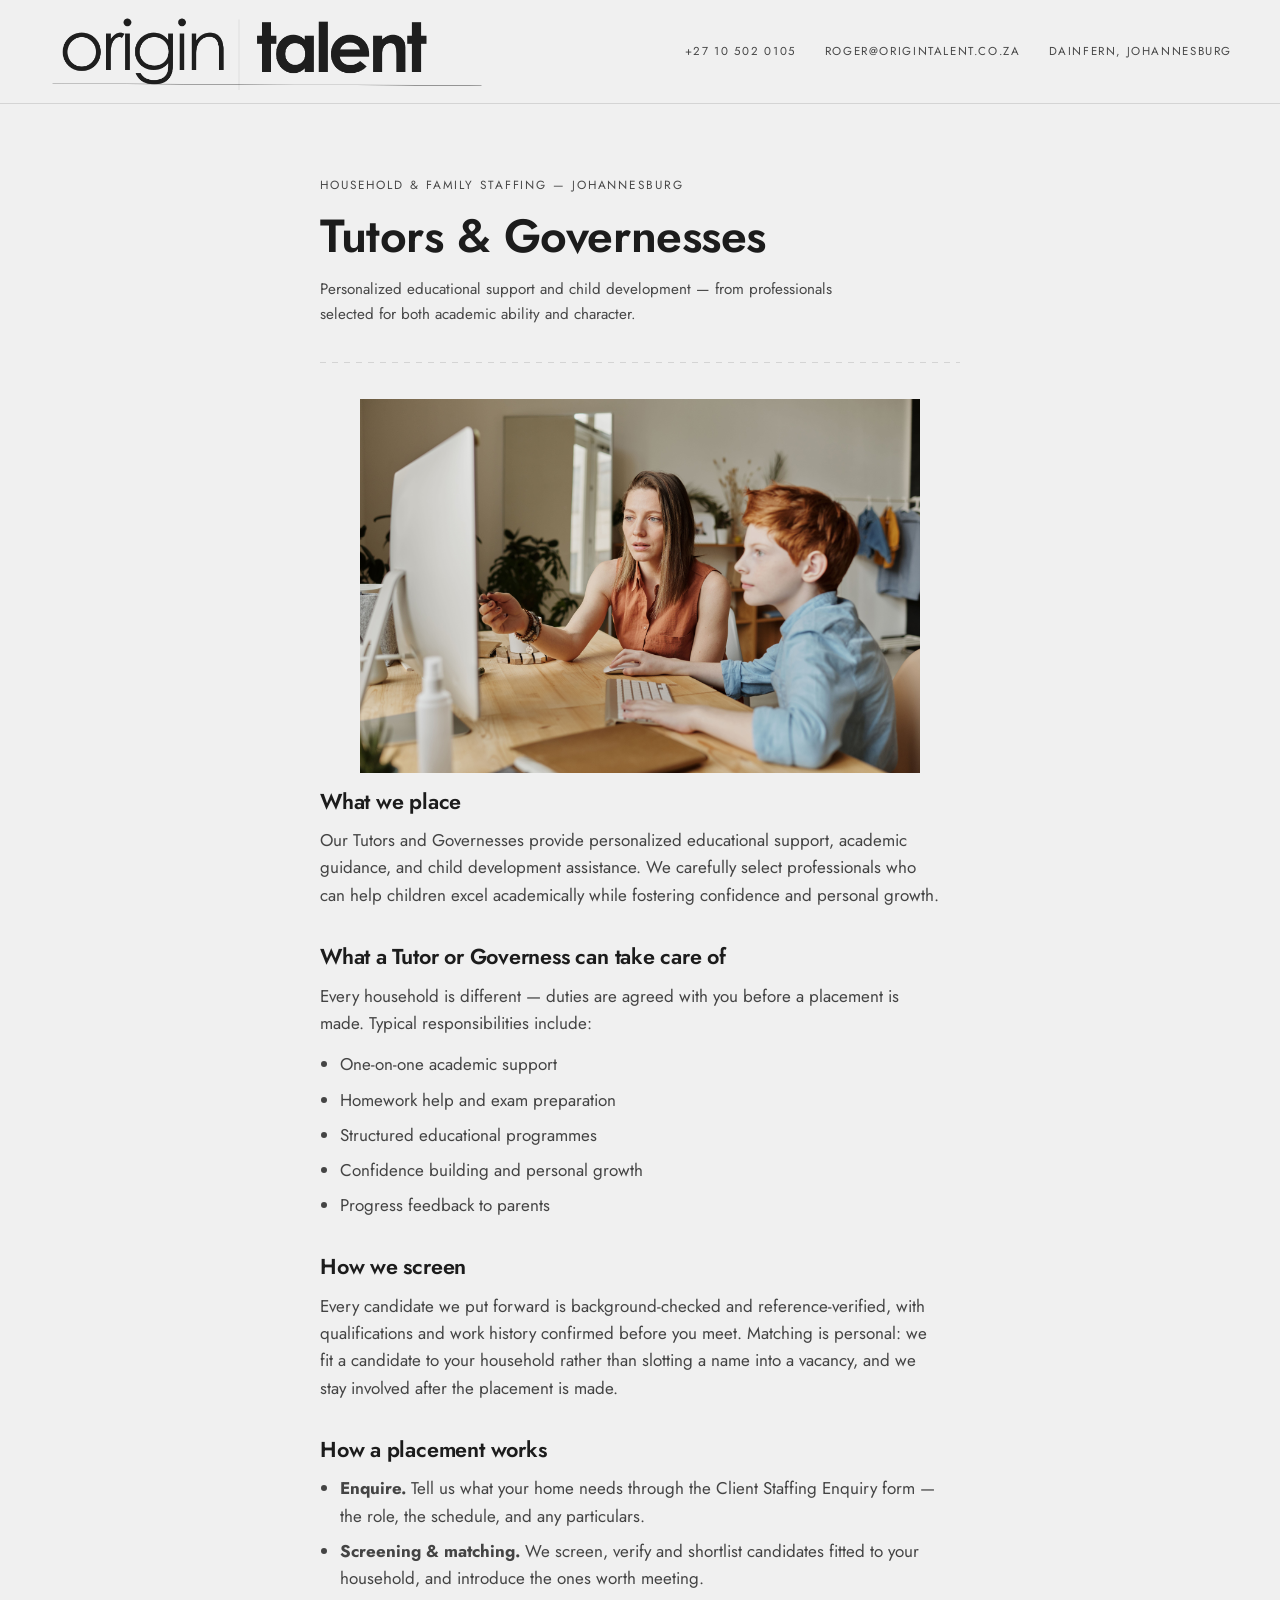
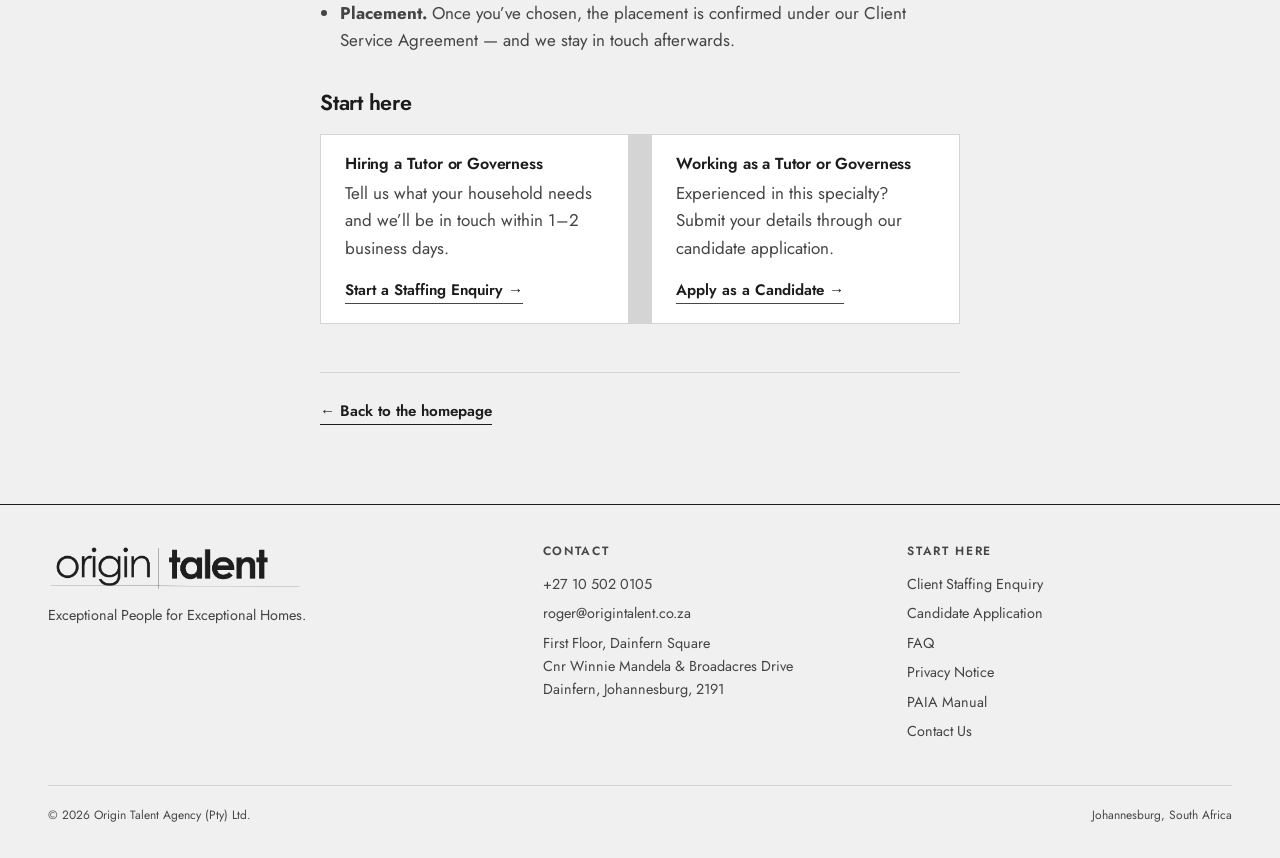
<file: services/tutors-governesses.html>
<!doctype html>
<html lang="en-ZA">
<head>
<meta charset="UTF-8" />
<meta name="viewport" content="width=device-width, initial-scale=1.0" />
<title>Hire a Tutor or Governess in Johannesburg — Origin Talent</title>
<meta name="description" content="Private Tutors and Governesses in Johannesburg — personalized educational support and child development, screened and placed by Origin Talent." />
<link rel="canonical" href="https://origintalent.co.za/services/tutors-governesses.html" />
<meta property="og:type" content="website" />
<meta property="og:site_name" content="Origin Talent" />
<meta property="og:title" content="Hire a Tutor or Governess in Johannesburg — Origin Talent" />
<meta property="og:description" content="Private Tutors and Governesses in Johannesburg — personalized educational support and child development, screened and placed by Origin Talent." />
<meta property="og:url" content="https://origintalent.co.za/services/tutors-governesses.html" />
<meta property="og:image" content="https://origintalent.co.za/assets/photography/sourced/tutors-governesses.jpg" />
<meta property="og:locale" content="en_ZA" />
<link rel="stylesheet" href="../src/style.css" />
<script type="application/ld+json">
{
  "@context": "https://schema.org",
  "@graph": [
    {
      "@type": "Service",
      "@id": "https://origintalent.co.za/services/tutors-governesses.html#service",
      "name": "Tutors & Governesses — Origin Talent",
      "serviceType": "Tutors & Governesses placement",
      "description": "Our Tutors and Governesses provide personalized educational support, academic guidance, and child development assistance. We carefully select professionals who can help children excel academically while fostering confidence and personal growth.",
      "url": "https://origintalent.co.za/services/tutors-governesses.html",
      "image": "https://origintalent.co.za/assets/photography/sourced/tutors-governesses.jpg",
      "areaServed": {
        "@type": "City",
        "name": "Johannesburg"
      },
      "provider": {
        "@type": "EmploymentAgency",
        "@id": "https://origintalent.co.za/#organization",
        "name": "Origin Talent",
        "url": "https://origintalent.co.za/",
        "telephone": "+27 10 502 0105"
      }
    },
    {
      "@type": "BreadcrumbList",
      "itemListElement": [
        {
          "@type": "ListItem",
          "position": 1,
          "name": "Home",
          "item": "https://origintalent.co.za/"
        },
        {
          "@type": "ListItem",
          "position": 2,
          "name": "Tutors & Governesses",
          "item": "https://origintalent.co.za/services/tutors-governesses.html"
        }
      ]
    }
  ]
}
</script>
</head>
<body>

<header class="masthead">
  <div class="wrap masthead__bar">
    <a class="masthead__logo" href="../index.html#top" aria-label="Origin Talent home">
      <img src="../assets/brand/origin-talent-black-transparent.png" alt="Origin Talent" width="277" height="48" />
    </a>
    <div class="masthead__contact">
      <a href="tel:+27105020105">+27 10 502 0105</a>
      <a href="mailto:roger@origintalent.co.za">roger@origintalent.co.za</a>
      <span>Dainfern, Johannesburg</span>
    </div>
  </div>
</header>

<main class="wrap legal">
  <p class="legal__eyebrow">Household &amp; Family Staffing &mdash; Johannesburg</p>
  <h1 class="legal__title">Tutors &amp; Governesses</h1>
  <p class="legal__updated">Personalized educational support and child development — from professionals selected for both academic ability and character.</p>

  <hr class="snapline" />

  <figure class="legal__figure">
    <img src="../assets/photography/sourced/tutors-governesses.jpg" alt="A tutor helping a young boy with his studies" loading="lazy" />
  </figure>

  <section class="legal__section">
    <h2>What we place</h2>
    <p>Our Tutors and Governesses provide personalized educational support, academic guidance, and child development assistance. We carefully select professionals who can help children excel academically while fostering confidence and personal growth.</p>
  </section>

  <section class="legal__section">
    <h2>What a Tutor or Governess can take care of</h2>
    <p>Every household is different &mdash; duties are agreed with you before a placement is made. Typical responsibilities include:</p>
    <ul>
      <li>One-on-one academic support</li>
      <li>Homework help and exam preparation</li>
      <li>Structured educational programmes</li>
      <li>Confidence building and personal growth</li>
      <li>Progress feedback to parents</li>
    </ul>
  </section>

  <section class="legal__section">
    <h2>How we screen</h2>
    <p>Every candidate we put forward is background-checked and reference-verified, with qualifications and work history confirmed before you meet. Matching is personal: we fit a candidate to your household rather than slotting a name into a vacancy, and we stay involved after the placement is made.</p>
  </section>

  <section class="legal__section">
    <h2>How a placement works</h2>
    <ul>
      <li><strong>Enquire.</strong> Tell us what your home needs through the Client Staffing Enquiry form &mdash; the role, the schedule, and any particulars.</li>
      <li><strong>Screening &amp; matching.</strong> We screen, verify and shortlist candidates fitted to your household, and introduce the ones worth meeting.</li>
      <li><strong>Placement.</strong> Once you&rsquo;ve chosen, the placement is confirmed under our Client Service Agreement &mdash; and we stay in touch afterwards.</li>
    </ul>
  </section>

  <section class="legal__section">
    <h2>Start here</h2>
    <div class="legal__grid">
      <div>
        <h3>Hiring a Tutor or Governess</h3>
        <p>Tell us what your household needs and we&rsquo;ll be in touch within 1&ndash;2 business days.</p>
        <a class="link-cta" href="../index.html?role=Tutors%20%26%20Governesses#enquire">Start a Staffing Enquiry &rarr;</a>
      </div>
      <div>
        <h3>Working as a Tutor or Governess</h3>
        <p>Experienced in this specialty? Submit your details through our candidate application.</p>
        <a class="link-cta" href="../index.html#apply">Apply as a Candidate &rarr;</a>
      </div>
    </div>
  </section>

  <div class="legal__back">
    <a class="link-cta" href="../index.html#top">&larr; Back to the homepage</a>
  </div>
</main>

<footer class="site-footer wrap">
  <div class="footer-grid">
    <div>
      <img class="footer-logo" src="../assets/brand/origin-talent-black-transparent.png" alt="Origin Talent" width="299" height="52" />
      <p>Exceptional People for Exceptional Homes.</p>
    </div>
    <div>
      <h4>Contact</h4>
      <a href="tel:+27105020105">+27 10 502 0105</a>
      <a href="mailto:roger@origintalent.co.za">roger@origintalent.co.za</a>
      <p>First Floor, Dainfern Square<br />Cnr Winnie Mandela &amp; Broadacres Drive<br />Dainfern, Johannesburg, 2191</p>
    </div>
    <div>
      <h4>Start Here</h4>
      <a href="../index.html#enquire">Client Staffing Enquiry</a>
      <a href="../index.html#apply">Candidate Application</a>
      <a href="../faq.html">FAQ</a>
      <a href="../privacy.html">Privacy Notice</a>
      <a href="../paia-manual.html">PAIA Manual</a>
      <a href="../contact.html">Contact Us</a>
    </div>
  </div>
  <div class="footer-bottom">
    <span>&copy; 2026 Origin Talent Agency (Pty) Ltd.</span>
    <span>Johannesburg, South Africa</span>
  </div>
</footer>

</body>
</html>
</file>
<file: src/style.css>
/* ============================================================
   Origin Talent — "The Tailor's Pattern Book"
   Grayscale base — #f0f0f0 / #474747 / #444444 / #ffffff — with a single
   brass accent used sparingly for focal points (client feedback, 2026-08-24).
   Century Gothic (logo face) with Jost as the free web fallback.
   ============================================================ */

/* Jost is self-hosted (assets/fonts, SIL OFL) so no visitor data goes to Google's
   font servers on page load (POPIA s72 cross-border transfer; 2026-10-30). */
@font-face { font-family: 'Jost'; font-style: normal; font-weight: 300; font-display: swap; src: url('../assets/fonts/jost-latin-300-normal.woff2') format('woff2'); }
@font-face { font-family: 'Jost'; font-style: normal; font-weight: 400; font-display: swap; src: url('../assets/fonts/jost-latin-400-normal.woff2') format('woff2'); }
@font-face { font-family: 'Jost'; font-style: normal; font-weight: 500; font-display: swap; src: url('../assets/fonts/jost-latin-500-normal.woff2') format('woff2'); }
@font-face { font-family: 'Jost'; font-style: normal; font-weight: 600; font-display: swap; src: url('../assets/fonts/jost-latin-600-normal.woff2') format('woff2'); }
@font-face { font-family: 'Jost'; font-style: normal; font-weight: 700; font-display: swap; src: url('../assets/fonts/jost-latin-700-normal.woff2') format('woff2'); }
@font-face { font-family: 'Jost'; font-style: italic; font-weight: 400; font-display: swap; src: url('../assets/fonts/jost-latin-400-italic.woff2') format('woff2'); }

:root {
  --paper: #f0f0f0;
  --paper-raised: #f7f7f7;
  --white: #ffffff;
  --ink: #444444;
  --ink-soft: #474747;
  --ink-strong: #1c1c1c;
  --line: #d4d4d4;
  --line-soft: #e2e2e2;

  --accent: #a8752b;
  --accent-strong: #7c561f;

  /* Navy — scoped only to the active pattern-rack tab and the primary CTA
     (client feedback, 2026-10-19). Brass (--accent/--accent-strong) stays
     as-is everywhere else (hero emphasis, category pins). */
  --navy: #0a1f44;
  --navy-soft: #475773;

  --font-display: 'Century Gothic', 'Jost', sans-serif;
  --font-body: 'Century Gothic', 'Jost', sans-serif;

  --measure: 62ch;
  --rail-w: 17rem;
  --gutter: clamp(1.25rem, 4vw, 3rem);

  --ease-out-expo: cubic-bezier(0.16, 1, 0.3, 1);
}

*, *::before, *::after { box-sizing: border-box; }

html {
  scroll-behavior: smooth;
}

@media (prefers-reduced-motion: reduce) {
  html { scroll-behavior: auto; }
  *, *::before, *::after {
    animation-duration: 0.01ms !important;
    animation-iteration-count: 1 !important;
    transition-duration: 0.01ms !important;
    scroll-behavior: auto !important;
  }
}

body {
  margin: 0;
  background: var(--paper);
  color: var(--ink);
  font-family: var(--font-body);
  font-size: 17px;
  line-height: 1.6;
  -webkit-font-smoothing: antialiased;
  text-rendering: optimizeLegibility;
}

img { max-width: 100%; display: block; }

a { color: inherit; text-decoration: none; }

::selection { background: var(--ink-strong); color: var(--paper); }

/* Custom scrollbar — themed, not left to the browser default */
::-webkit-scrollbar { width: 12px; height: 12px; }
::-webkit-scrollbar-track { background: var(--paper); }
::-webkit-scrollbar-thumb {
  background: var(--line);
  border-radius: 0;
  border: 3px solid var(--paper);
}
::-webkit-scrollbar-thumb:hover { background: var(--ink-soft); }
* { scrollbar-color: var(--line) var(--paper); scrollbar-width: thin; }

:focus-visible {
  outline: 2px solid var(--ink-strong);
  outline-offset: 3px;
}

h1, h2, h3, h4 {
  font-family: var(--font-display);
  font-weight: 600;
  color: var(--ink-strong);
  line-height: 1.08;
  margin: 0;
  letter-spacing: -0.01em;
}

p { margin: 0; }

.visually-hidden {
  position: absolute; width: 1px; height: 1px;
  padding: 0; margin: -1px; overflow: hidden;
  clip: rect(0,0,0,0); white-space: nowrap; border: 0;
}

.wrap {
  max-width: 1360px;
  margin: 0 auto;
  padding-inline: var(--gutter);
}

/* ---------- chalk snap-line rule: the recurring section-divider motif ---------- */
.snapline {
  border: none;
  height: 1px;
  margin: 0;
  background-image: linear-gradient(to right, var(--line) 0 6px, transparent 6px 12px);
  background-size: 12px 1px;
  background-repeat: repeat-x;
}

/* ============================================================
   Entrance splash — logo reveal on first arrival this session
   (client feedback, 2026-08-24: "push viewers to certain focal
   points" — shown once per session via sessionStorage, skipped
   entirely under prefers-reduced-motion or on repeat views).
   ============================================================ */
.splash {
  position: fixed;
  inset: 0;
  z-index: 200;
  display: flex;
  align-items: center;
  justify-content: center;
  background: var(--paper);
  pointer-events: none;
  animation: splash-hide 1.5s var(--ease-out-expo) forwards;
}
.splash__logo {
  width: min(340px, 65vw);
  height: auto;
  opacity: 0;
  animation: splash-logo 1.5s var(--ease-out-expo) forwards;
}
@keyframes splash-logo {
  0% { opacity: 0; transform: scale(0.92); }
  38% { opacity: 1; transform: scale(1); }
  78% { opacity: 1; transform: scale(1); }
  100% { opacity: 0; transform: scale(1.02); }
}
@keyframes splash-hide {
  0%, 82% { opacity: 1; visibility: visible; }
  100% { opacity: 0; visibility: hidden; }
}
.no-splash .splash { display: none; }
@media (prefers-reduced-motion: reduce) {
  .splash { display: none; }
}

/* ============================================================
   Masthead
   ============================================================ */
.masthead {
  border-bottom: 1px solid var(--line);
  background: var(--paper);
  position: sticky;
  top: 0;
  z-index: 40;
}
.masthead__bar {
  display: flex;
  align-items: center;
  justify-content: space-between;
  gap: 1.5rem;
  padding-block: 0.85rem;
  flex-wrap: wrap;
}
.masthead__logo img {
  height: clamp(40px, 9vw, 76px);
  width: auto;
}

.footer-logo {
  height: 44px;
  width: auto;
  display: block;
  margin-bottom: 0.9rem;
}
.masthead__contact {
  display: flex;
  gap: 1.75rem;
  font-size: 0.72rem;
  letter-spacing: 0.14em;
  text-transform: uppercase;
  color: var(--ink-soft);
  flex-wrap: wrap;
}
.masthead__contact a { border-bottom: 1px solid transparent; }
.masthead__contact a:hover { border-color: var(--ink-soft); }

.masthead__nav-toggle {
  display: none;
  background: none;
  border: 1px solid var(--ink);
  width: 40px;
  height: 40px;
  align-items: center;
  justify-content: center;
  cursor: pointer;
  color: var(--ink-strong);
}

/* ============================================================
   Layout shell: pattern rack (left) + content (right)
   ============================================================ */
.shell {
  display: grid;
  grid-template-columns: var(--rail-w) 1fr;
  align-items: start;
}

.rack {
  position: sticky;
  top: 107px;
  height: calc(100vh - 107px);
  overflow-y: auto;
  border-right: 1px solid var(--line);
  padding-block: 1.5rem;
  scrollbar-width: none;
}
.rack::-webkit-scrollbar { display: none; }

.rack__contact {
  display: none;
}
.rack__label {
  font-size: 0.68rem;
  letter-spacing: 0.18em;
  text-transform: uppercase;
  color: var(--ink-soft);
  padding: 0 1.5rem 0.9rem;
}

.rack__list {
  list-style: none;
  margin: 0;
  padding: 0;
}

.rack__tab {
  display: block;
  position: relative;
  padding: 0.85rem 1.5rem 0.85rem 2.4rem;
  font-size: 0.92rem;
  color: var(--ink);
  border-left: 1px solid transparent;
  transition: color 0.2s var(--ease-out-expo), border-color 0.2s var(--ease-out-expo), background 0.2s var(--ease-out-expo);
}
.rack__tab::before {
  content: "";
  position: absolute;
  left: 1.1rem;
  top: 50%;
  translate: 0 -50%;
  width: 7px;
  height: 7px;
  border-radius: 50%;
  border: 1px solid var(--ink-soft);
  background: var(--paper);
  transition: background 0.2s var(--ease-out-expo), border-color 0.2s var(--ease-out-expo);
}
.rack__tab:hover {
  color: var(--ink-strong);
  background: var(--paper-raised);
}
.rack__tab.is-active {
  color: var(--ink-strong);
  font-weight: 600;
  border-left-color: var(--navy);
  background: var(--white);
}
.rack__tab.is-active::before {
  background: var(--navy-soft);
  border-color: var(--navy);
}

.content { min-width: 0; }

/* ============================================================
   Hero — first viewport thesis
   ============================================================ */
.hero {
  padding-block: clamp(3rem, 8vw, 6.5rem) clamp(2.5rem, 6vw, 4rem);
}
.hero__eyebrow {
  font-size: 0.74rem;
  letter-spacing: 0.16em;
  text-transform: uppercase;
  color: var(--ink-soft);
  margin-bottom: 1.1rem;
}
.hero__title {
  font-size: clamp(2.4rem, 5.4vw, 4.1rem);
  max-width: 15ch;
  margin-bottom: 1.4rem;
}
.hero__title em {
  font-style: italic;
  font-weight: 400;
  color: var(--accent-strong);
}
.hero__lede {
  font-size: 1.15rem;
  max-width: var(--measure);
  color: var(--ink);
  margin-bottom: 2.2rem;
}
.hero__actions {
  display: flex;
  align-items: center;
  gap: 1.75rem;
  flex-wrap: wrap;
  margin-bottom: 2.8rem;
}

.btn {
  display: inline-flex;
  align-items: center;
  gap: 0.6rem;
  padding: 0.95rem 1.9rem;
  font-family: var(--font-display);
  font-size: 0.92rem;
  font-weight: 600;
  letter-spacing: 0.02em;
  border: 1px solid var(--ink-strong);
  cursor: pointer;
  transition: background 0.2s var(--ease-out-expo), color 0.2s var(--ease-out-expo), transform 0.2s var(--ease-out-expo);
}
.btn-primary {
  background: var(--navy);
  border-color: var(--navy);
  color: var(--white);
  animation: cta-pulse 1.4s var(--ease-out-expo) 1.7s 1 both;
}
.btn-primary:hover { background: var(--navy-soft); border-color: var(--navy-soft); transform: translateY(-1px); }
.btn-primary:active { transform: translateY(0); }
@keyframes cta-pulse {
  0% { box-shadow: 0 0 0 0 rgba(10, 31, 68, 0.55); }
  65% { box-shadow: 0 0 0 16px rgba(10, 31, 68, 0); }
  100% { box-shadow: 0 0 0 0 rgba(10, 31, 68, 0); }
}
@media (prefers-reduced-motion: reduce) {
  .btn-primary { animation: none; }
}

.link-cta {
  font-size: 0.95rem;
  font-weight: 600;
  color: var(--ink-strong);
  border-bottom: 1px solid var(--ink-strong);
  padding-bottom: 2px;
  transition: opacity 0.2s;
}
.link-cta:hover { opacity: 0.6; }

.hero__strip {
  display: grid;
  grid-template-columns: repeat(4, 1fr);
  gap: 1px;
  background: var(--line);
  border: 1px solid var(--line);
}
.hero__strip img {
  aspect-ratio: 4 / 5;
  object-fit: cover;
  object-position: var(--focus, 50% 50%);
  width: 100%;
  height: 100%;
}

@media (max-width: 720px) {
  .hero__strip { grid-template-columns: repeat(2, 1fr); }
}

/* ============================================================
   Section scaffolding
   ============================================================ */
.section {
  padding-block: clamp(2.75rem, 6vw, 4.5rem);
  border-top: 1px solid var(--line);
}
.section__head {
  display: flex;
  justify-content: space-between;
  align-items: flex-end;
  gap: 2rem;
  margin-bottom: 2.25rem;
  flex-wrap: wrap;
}
.section__title { font-size: clamp(1.6rem, 3vw, 2.1rem); }
.section__meta {
  font-size: 0.75rem;
  letter-spacing: 0.14em;
  text-transform: uppercase;
  color: var(--ink-soft);
}

/* ---------- category pattern-card ---------- */
.category {
  display: grid;
  grid-template-columns: minmax(0, 21rem) 1fr;
  gap: clamp(1.5rem, 4vw, 3.5rem);
  align-items: start;
  padding-block: clamp(2.25rem, 5vw, 3.25rem);
  border-top: 1px solid var(--line-soft);
  opacity: 0;
  transform: translateY(28px) rotate(-0.4deg);
  transition: opacity 0.7s var(--ease-out-expo), transform 0.7s var(--ease-out-expo);
}
.category:first-of-type { border-top: none; }
.category.is-visible { opacity: 1; transform: translateY(0) rotate(0deg); }
.category:nth-of-type(even).is-visible { transition-delay: 0.06s; }
.category--text {
  grid-template-columns: 1fr;
}
.category--text .category__body {
  max-width: 42rem;
}

.category__figure {
  position: relative;
}
.category__figure img {
  width: 100%;
  height: auto; /* HTML width/height attrs are ratio hints only — never let them set the box */
  aspect-ratio: 4 / 3;
  object-fit: cover;
  border: 1px solid var(--line);
}
.category__tag {
  position: absolute;
  top: -10px;
  left: 1.25rem;
  background: var(--accent);
  border: 1px solid var(--accent-strong);
  border-radius: 50%;
  width: 20px;
  height: 20px;
}
.category__name {
  font-size: 1.65rem;
  margin-bottom: 0.85rem;
}
.category__name .category__qualifier {
  font-weight: 400;
}
.category__desc {
  max-width: var(--measure);
  color: var(--ink);
  margin-bottom: 1.1rem;
}
.category__link {
  font-size: 0.85rem;
  font-weight: 600;
  border-bottom: 1px solid currentColor;
  padding-bottom: 1px;
}
.category__link:hover { opacity: 0.65; }

@media (max-width: 640px) {
  .category { grid-template-columns: 1fr; }
}

/* ============================================================
   Why choose us — fitting checklist
   ============================================================ */
.checklist {
  display: grid;
  grid-template-columns: repeat(3, 1fr);
  gap: 1px;
  background: var(--line);
  border: 1px solid var(--line);
}
@media (max-width: 860px) {
  .checklist { grid-template-columns: repeat(2, 1fr); }
}
@media (max-width: 520px) {
  .checklist { grid-template-columns: 1fr; }
}
.checklist__item {
  background: var(--white);
  padding: 1.5rem 1.5rem 1.6rem;
  display: flex;
  gap: 0.9rem;
}
.checklist__mark {
  flex: none;
  width: 22px;
  height: 22px;
  border: 1px solid var(--ink-strong);
  display: flex;
  align-items: center;
  justify-content: center;
  margin-top: 2px;
}
.checklist__mark svg { width: 12px; height: 12px; }
.checklist__text strong {
  display: block;
  font-family: var(--font-display);
  font-size: 0.98rem;
  color: var(--ink-strong);
  margin-bottom: 0.2rem;
}
.checklist__text span {
  font-size: 0.88rem;
  color: var(--ink-soft);
}

/* ============================================================
   Forms — "measurements taken"
   ============================================================ */
.forms {
  scroll-margin-top: 132px;
}
.form-tabs {
  display: inline-flex;
  border: 1px solid var(--ink-strong);
  margin-bottom: 2.25rem;
}
.form-tab {
  padding: 0.7rem 1.5rem;
  font-family: var(--font-display);
  font-size: 0.88rem;
  font-weight: 600;
  cursor: pointer;
  background: var(--paper);
  color: var(--ink);
  border: none;
  border-right: 1px solid var(--ink-strong);
}
.form-tab:last-child { border-right: none; }
.form-tab.is-active { background: var(--ink-strong); color: var(--paper); }

.form-panel { display: none; }
.form-panel.is-active { display: block; }

.field-group {
  border: none;
  padding: 0;
  margin: 0 0 2.25rem;
}
.field-group__title {
  padding: 0 0 1rem;
  font-family: var(--font-display);
  font-size: 0.78rem;
  font-weight: 600;
  letter-spacing: 0.14em;
  text-transform: uppercase;
  color: var(--ink-strong);
  border-bottom: 1px solid var(--line);
  width: 100%;
  margin-bottom: 1.35rem;
}
.field-group__note {
  font-size: 0.88rem;
  color: var(--ink-soft);
  max-width: var(--measure);
  margin-bottom: 1rem;
}
.field-group + .field-group {
  padding-top: 0.25rem;
}
.field-group__gate-hint {
  font-size: 0.85rem;
  font-style: italic;
  color: var(--ink-soft);
  margin-bottom: 1.1rem;
  display: none;
}
.field-group:disabled {
  opacity: 0.45;
}
.field-group:disabled .field-group__gate-hint {
  display: block;
}
.field-group:disabled .field-group__title {
  color: var(--ink-soft);
}

.field-disclosure {
  margin-top: 1.35rem;
  border-top: 1px solid var(--line-soft);
  padding-top: 1.35rem;
}
.field-disclosure summary {
  cursor: pointer;
  font-family: var(--font-display);
  font-size: 0.82rem;
  font-weight: 600;
  letter-spacing: 0.06em;
  text-transform: uppercase;
  color: var(--ink);
  list-style: none;
  display: flex;
  align-items: center;
  gap: 0.5rem;
}
.field-disclosure summary .opt {
  text-transform: none;
  letter-spacing: 0;
  font-weight: 400;
}
.field-disclosure summary::-webkit-details-marker { display: none; }
.field-disclosure summary::before {
  content: "+";
  font-family: var(--font-display);
  font-size: 1rem;
  line-height: 1;
  width: 1rem;
  transition: transform 0.2s var(--ease-out-expo);
}
.field-disclosure[open] summary::before {
  content: "+";
  transform: rotate(45deg);
}
.field-disclosure summary:hover { color: var(--ink-strong); }
.field-disclosure .field-grid {
  margin-top: 1.35rem;
}

.field-grid {
  display: grid;
  grid-template-columns: repeat(2, 1fr);
  gap: 1.35rem 1.75rem;
}
.field-grid .field--full { grid-column: 1 / -1; }

@media (max-width: 640px) {
  .field-grid { grid-template-columns: 1fr; }
}

.field label {
  display: block;
  font-size: 0.78rem;
  letter-spacing: 0.06em;
  text-transform: uppercase;
  color: var(--ink-soft);
  margin-bottom: 0.5rem;
}
.field .req { color: var(--ink-strong); }
.field .opt, .field-group__title .opt {
  color: var(--ink-soft);
  font-weight: 400;
  text-transform: none;
  letter-spacing: 0;
}

.field input[type="text"],
.field input[type="email"],
.field input[type="tel"],
.field input[type="date"],
.field select,
.field textarea {
  width: 100%;
  background: var(--white);
  border: 1px solid var(--line);
  border-bottom: 1px solid var(--ink-soft);
  padding: 0.75rem 0.85rem;
  font-family: var(--font-body);
  font-size: 0.95rem;
  color: var(--ink-strong);
  transition: border-color 0.2s, background 0.2s;
}
.field textarea { resize: vertical; min-height: 6rem; }
.field input:hover, .field select:hover, .field textarea:hover { border-bottom-color: var(--ink-strong); }
.field input:focus, .field select:focus, .field textarea:focus {
  outline: none;
  border-bottom: 2px solid var(--ink-strong);
  padding-bottom: calc(0.75rem - 1px);
}
.field input::placeholder, .field textarea::placeholder { color: #767676; }

.field select {
  appearance: none;
  background-image: url("data:image/svg+xml,%3Csvg xmlns='http://www.w3.org/2000/svg' viewBox='0 0 20 20' fill='%23444444'%3E%3Cpath d='M5.5 7.5l4.5 5 4.5-5z'/%3E%3C/svg%3E");
  background-repeat: no-repeat;
  background-position: right 0.75rem center;
  background-size: 16px;
  padding-right: 2.25rem;
}

.field-check {
  display: flex;
  gap: 0.75rem;
  align-items: flex-start;
  font-size: 0.88rem;
  color: var(--ink);
}
.field-check + .field-check { margin-top: 0.85rem; }
.field-check input {
  margin-top: 1px;
  width: 22px;
  height: 22px;
  accent-color: var(--ink-strong);
  flex: none;
  cursor: pointer;
}
.field-check__label {
  margin: 0;
  text-transform: none;
  letter-spacing: 0;
  font-size: 0.88rem;
  color: var(--ink);
  cursor: pointer;
}
.field-check__label a {
  border-bottom: 1px solid var(--ink-soft);
}
.field-check__label a:hover { border-color: var(--ink-strong); }

.form-actions {
  margin-top: 2rem;
  display: flex;
  align-items: center;
  gap: 1.25rem;
  flex-wrap: wrap;
}

.form-status {
  font-size: 0.85rem;
  color: var(--ink-soft);
}
.form-status[data-state="success"] { color: var(--ink-strong); font-weight: 600; }
.form-status[data-state="error"] { color: var(--ink-strong); font-style: italic; }

.field:disabled, .btn[disabled] { opacity: 0.5; cursor: progress; }

/* ============================================================
   Downloads / agreement
   ============================================================ */
.downloads {
  display: grid;
  grid-template-columns: repeat(auto-fit, minmax(16rem, 1fr));
  gap: 1px;
  background: var(--line);
  border: 1px solid var(--line);
}
.download-card {
  background: var(--white);
  padding: 1.5rem;
  display: flex;
  flex-direction: column;
  gap: 0.75rem;
}
.download-card strong {
  font-family: var(--font-display);
  color: var(--ink-strong);
  font-size: 1rem;
}
.download-card span { font-size: 0.85rem; color: var(--ink-soft); }
.download-card .link-cta { align-self: flex-start; }

/* ============================================================
   Footer — ledger close
   ============================================================ */
.site-footer {
  border-top: 1px solid var(--ink-strong);
  padding-block: 2.5rem 2rem;
  margin-top: 1rem;
}
.footer-grid {
  display: grid;
  grid-template-columns: 1.4fr 1fr 1fr;
  gap: 2.5rem;
}
.footer-grid h4 {
  font-size: 0.75rem;
  letter-spacing: 0.14em;
  text-transform: uppercase;
  color: var(--ink-soft);
  margin-bottom: 0.9rem;
  font-weight: 600;
}
.footer-grid p, .footer-grid a { font-size: 0.9rem; color: var(--ink); display: block; margin-bottom: 0.4rem; }
.footer-grid a:hover { color: var(--ink-strong); }
.footer-bottom {
  margin-top: 2.25rem;
  padding-top: 1.25rem;
  border-top: 1px solid var(--line);
  display: flex;
  justify-content: space-between;
  flex-wrap: wrap;
  gap: 0.75rem;
  font-size: 0.75rem;
  color: var(--ink-soft);
}
@media (max-width: 640px) {
  .footer-grid { grid-template-columns: 1fr; }
}

/* ============================================================
   Responsive shell collapse
   ============================================================ */
@media (max-width: 900px) {
  .masthead__nav-toggle { display: inline-flex; }
  .masthead:has(.masthead__nav-toggle) .masthead__contact { display: none; }

  .shell { grid-template-columns: 1fr; }
  .rack {
    position: static;
    height: auto;
    overflow: visible;
    border-right: none;
    border-bottom: 1px solid var(--line);
    display: none;
  }
  .rack.is-open { display: block; }
  .rack__contact {
    display: flex;
    flex-direction: column;
    align-items: flex-start;
    gap: 0.5rem;
    font-size: 0.78rem;
    color: var(--ink);
    padding: 1.25rem 1.5rem;
    border-bottom: 1px solid var(--line);
    margin-bottom: 0.75rem;
  }
  .rack__contact a { border-bottom: 1px solid transparent; }
  .rack__contact a:hover { border-color: var(--ink-soft); }
  .rack__list {
    display: flex;
    flex-wrap: wrap;
    gap: 0.5rem;
    padding: 0 1.25rem 1rem;
  }
  .rack__tab {
    border: 1px solid var(--line);
    padding: 0.5rem 0.9rem 0.5rem 1.9rem;
  }
  .rack__tab.is-active { border-color: var(--ink-strong); }
}

/* ============================================================
   Legal / Read-mode prose pages (privacy notice, etc.)
   ============================================================ */
.legal {
  max-width: 46rem;
  padding-block: clamp(2.5rem, 6vw, 4.5rem) 4rem;
}
.contact__lockup {
  margin-bottom: 2.25rem;
}
.contact__lockup img {
  width: min(300px, 100%);
  height: auto;
  margin-bottom: 0.85rem;
}
.contact__lockup p {
  font-size: 0.74rem;
  letter-spacing: 0.16em;
  text-transform: uppercase;
  color: var(--ink-soft);
}
.legal__eyebrow {
  font-size: 0.74rem;
  letter-spacing: 0.16em;
  text-transform: uppercase;
  color: var(--ink-soft);
  margin-bottom: 1rem;
}
.legal__title {
  font-size: clamp(2rem, 4.5vw, 2.9rem);
  margin-bottom: 1rem;
}
.legal__updated {
  font-size: 0.95rem;
  color: var(--ink-soft);
  max-width: var(--measure);
}
.legal .snapline {
  margin-block: 2.25rem;
}
.legal__section {
  margin-bottom: 2.25rem;
}
.legal__section h2 {
  font-size: 1.35rem;
  margin-bottom: 0.9rem;
}
.legal__section h3 {
  font-family: var(--font-display);
  font-size: 1rem;
  color: var(--ink-strong);
  margin-bottom: 0.5rem;
}
.legal__section p {
  max-width: var(--measure);
  margin-bottom: 0.9rem;
}
.legal__section p:last-child { margin-bottom: 0; }
.legal__section ul {
  max-width: var(--measure);
  margin: 0 0 0.9rem;
  padding-left: 1.25rem;
}
.legal__section li {
  margin-bottom: 0.5rem;
}
.legal__section a {
  border-bottom: 1px solid var(--ink-soft);
}
.legal__section a:hover { border-color: var(--ink-strong); }
.legal__grid {
  display: grid;
  grid-template-columns: repeat(2, 1fr);
  gap: 1.5rem;
  background: var(--line);
  border: 1px solid var(--line);
  margin-top: 1.25rem;
}
.legal__grid > div {
  background: var(--white);
  padding: 1.25rem 1.5rem;
}
@media (max-width: 640px) {
  .legal__grid { grid-template-columns: 1fr; }
}
.legal__back {
  margin-top: 3rem;
  padding-top: 1.5rem;
  border-top: 1px solid var(--line);
}

/* ============================================================
   Cookie & storage consent (POPIA) — 2026-10-30
   Bottom sheet, equal-weight choices, nothing optional runs before a choice.
   ============================================================ */
.consent {
  position: fixed;
  inset: auto 0 0 0;
  z-index: 200;
  background: var(--white);
  border-top: 1px solid var(--ink-strong);
  box-shadow: 0 -8px 28px rgba(28, 28, 28, 0.08);
  padding: 1.25rem var(--gutter) 1.4rem;
}
.consent[hidden] { display: none; }
.consent__inner {
  max-width: 72rem;
  margin: 0 auto;
  display: grid;
  grid-template-columns: 1fr auto;
  gap: 1rem 2.5rem;
  align-items: center;
}
.consent__title {
  font-family: var(--font-display);
  font-size: 0.75rem;
  letter-spacing: 0.14em;
  text-transform: uppercase;
  font-weight: 600;
  color: var(--ink-strong);
  margin: 0 0 0.4rem;
}
.consent__text { font-size: 0.88rem; line-height: 1.55; color: var(--ink); margin: 0; max-width: 68ch; }
.consent__text a { text-decoration: underline; text-underline-offset: 2px; }
.consent__actions { display: flex; gap: 0.75rem; flex-wrap: wrap; }
.consent .btn { padding: 0.75rem 1.4rem; font-size: 0.85rem; min-height: 44px; }
.consent .btn-primary { animation: none; }
.btn-outline { background: var(--white); color: var(--ink-strong); }
.btn-outline:hover { background: var(--paper); }
.consent__btn:focus-visible, .footer-consent:focus-visible { outline: 2px solid var(--navy); outline-offset: 2px; }
.footer-consent {
  background: none; border: 0; padding: 0; cursor: pointer;
  font: inherit; color: inherit; text-decoration: underline; text-underline-offset: 2px;
}
.footer-io { font-size: 0.8rem; color: var(--ink-soft); }
@media (max-width: 720px) {
  .consent__inner { grid-template-columns: 1fr; }
  .consent__actions .btn { flex: 1 1 10rem; justify-content: center; }
}
.footer-grid .footer-io a { display: inline; margin: 0; text-decoration: underline; text-underline-offset: 2px; }
.legal__table-wrap { overflow-x: auto; margin: 0.75rem 0 1rem; }
.legal__table { width: 100%; border-collapse: collapse; font-size: 0.88rem; min-width: 34rem; }
.legal__table th, .legal__table td { text-align: left; vertical-align: top; padding: 0.65rem 0.75rem; border-bottom: 1px solid var(--line); }
.legal__table th { font-size: 0.72rem; letter-spacing: 0.12em; text-transform: uppercase; color: var(--ink-soft); font-weight: 600; border-bottom-color: var(--ink-strong); }
.legal__table code { font-size: 0.85em; white-space: nowrap; }
</file>
